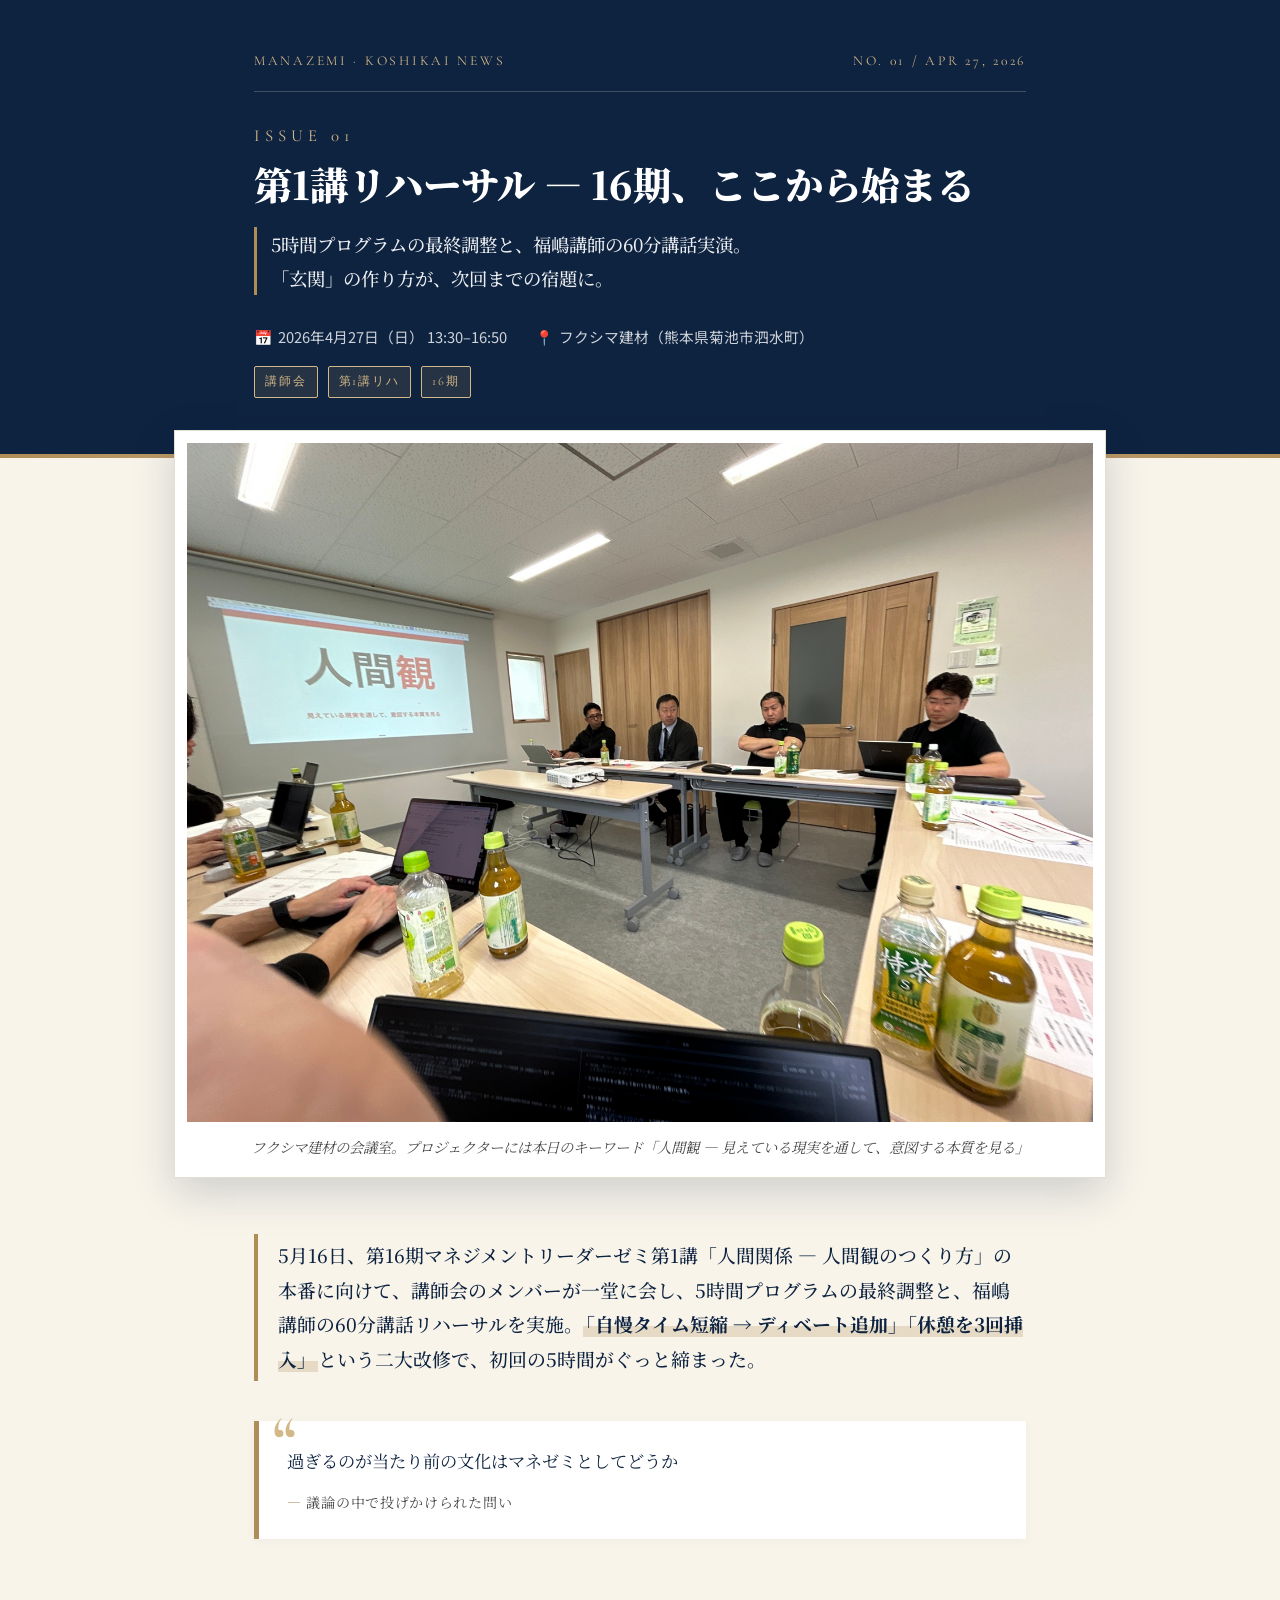
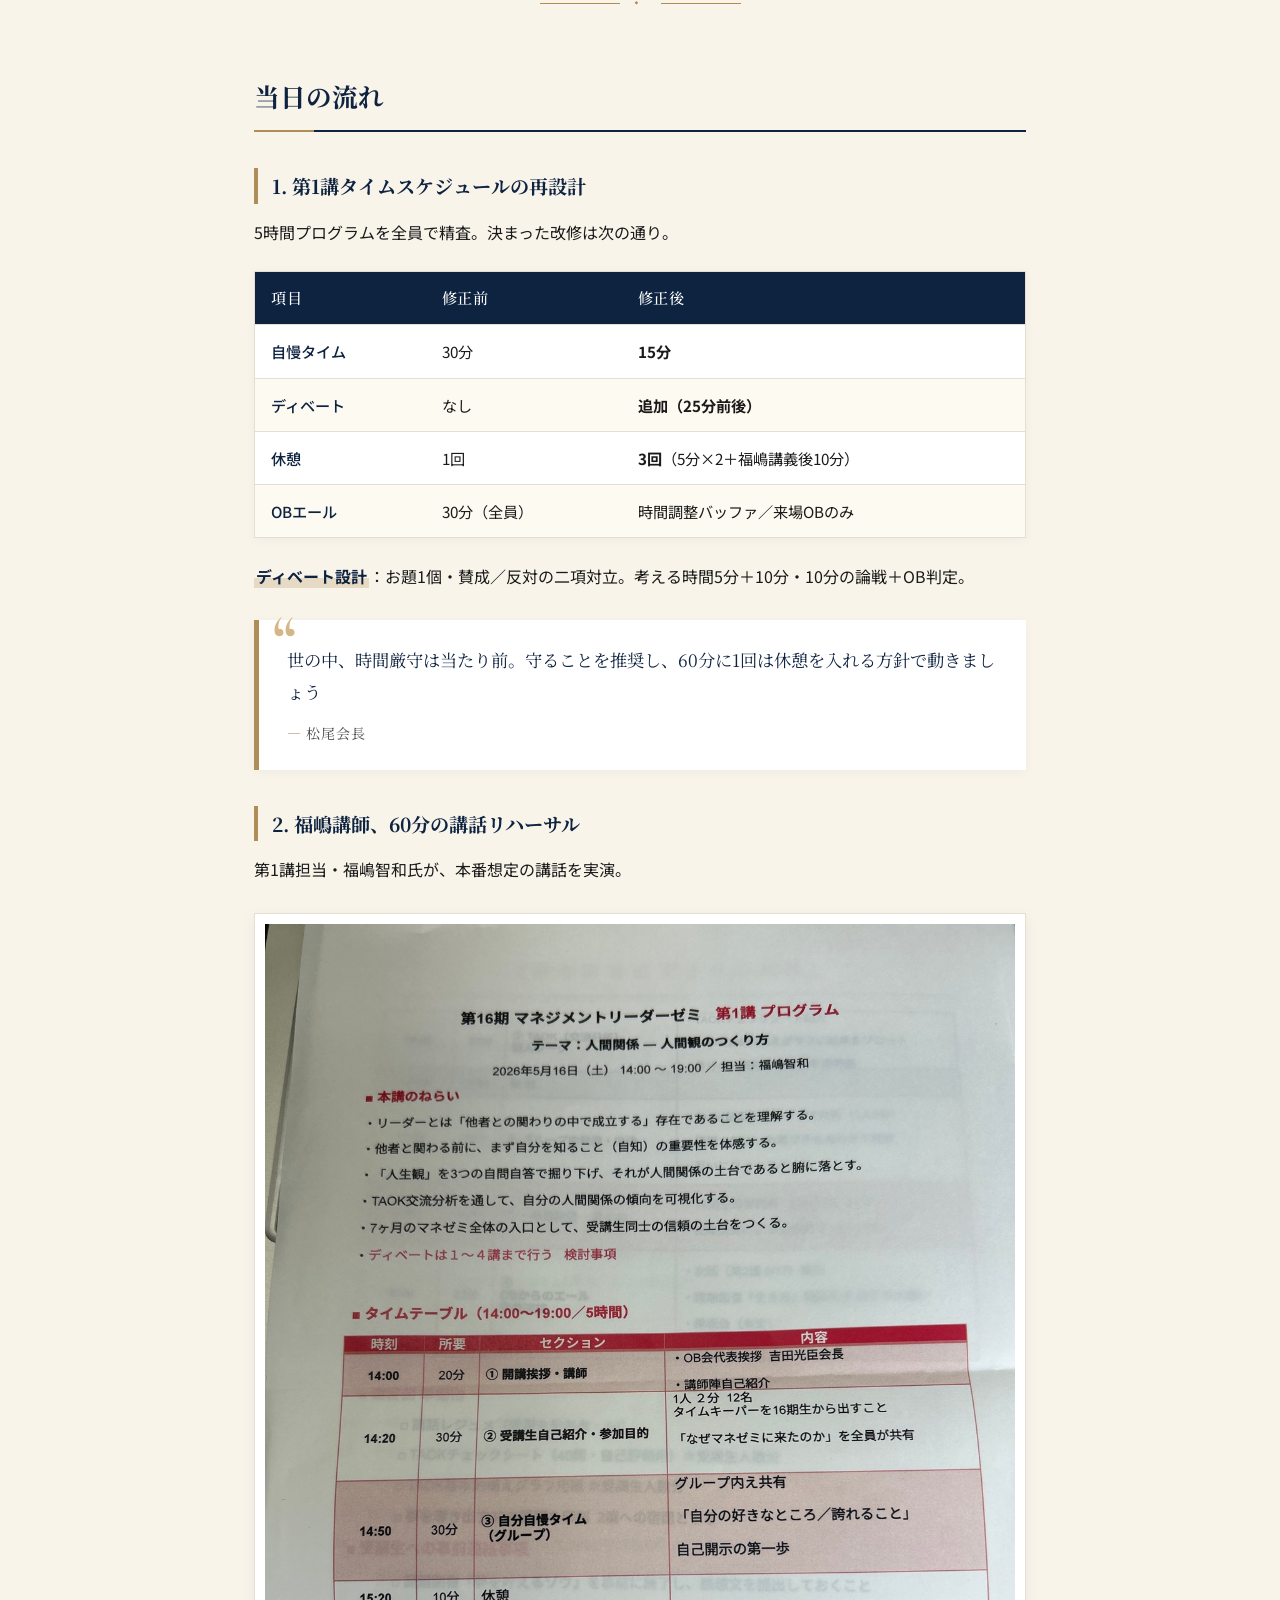
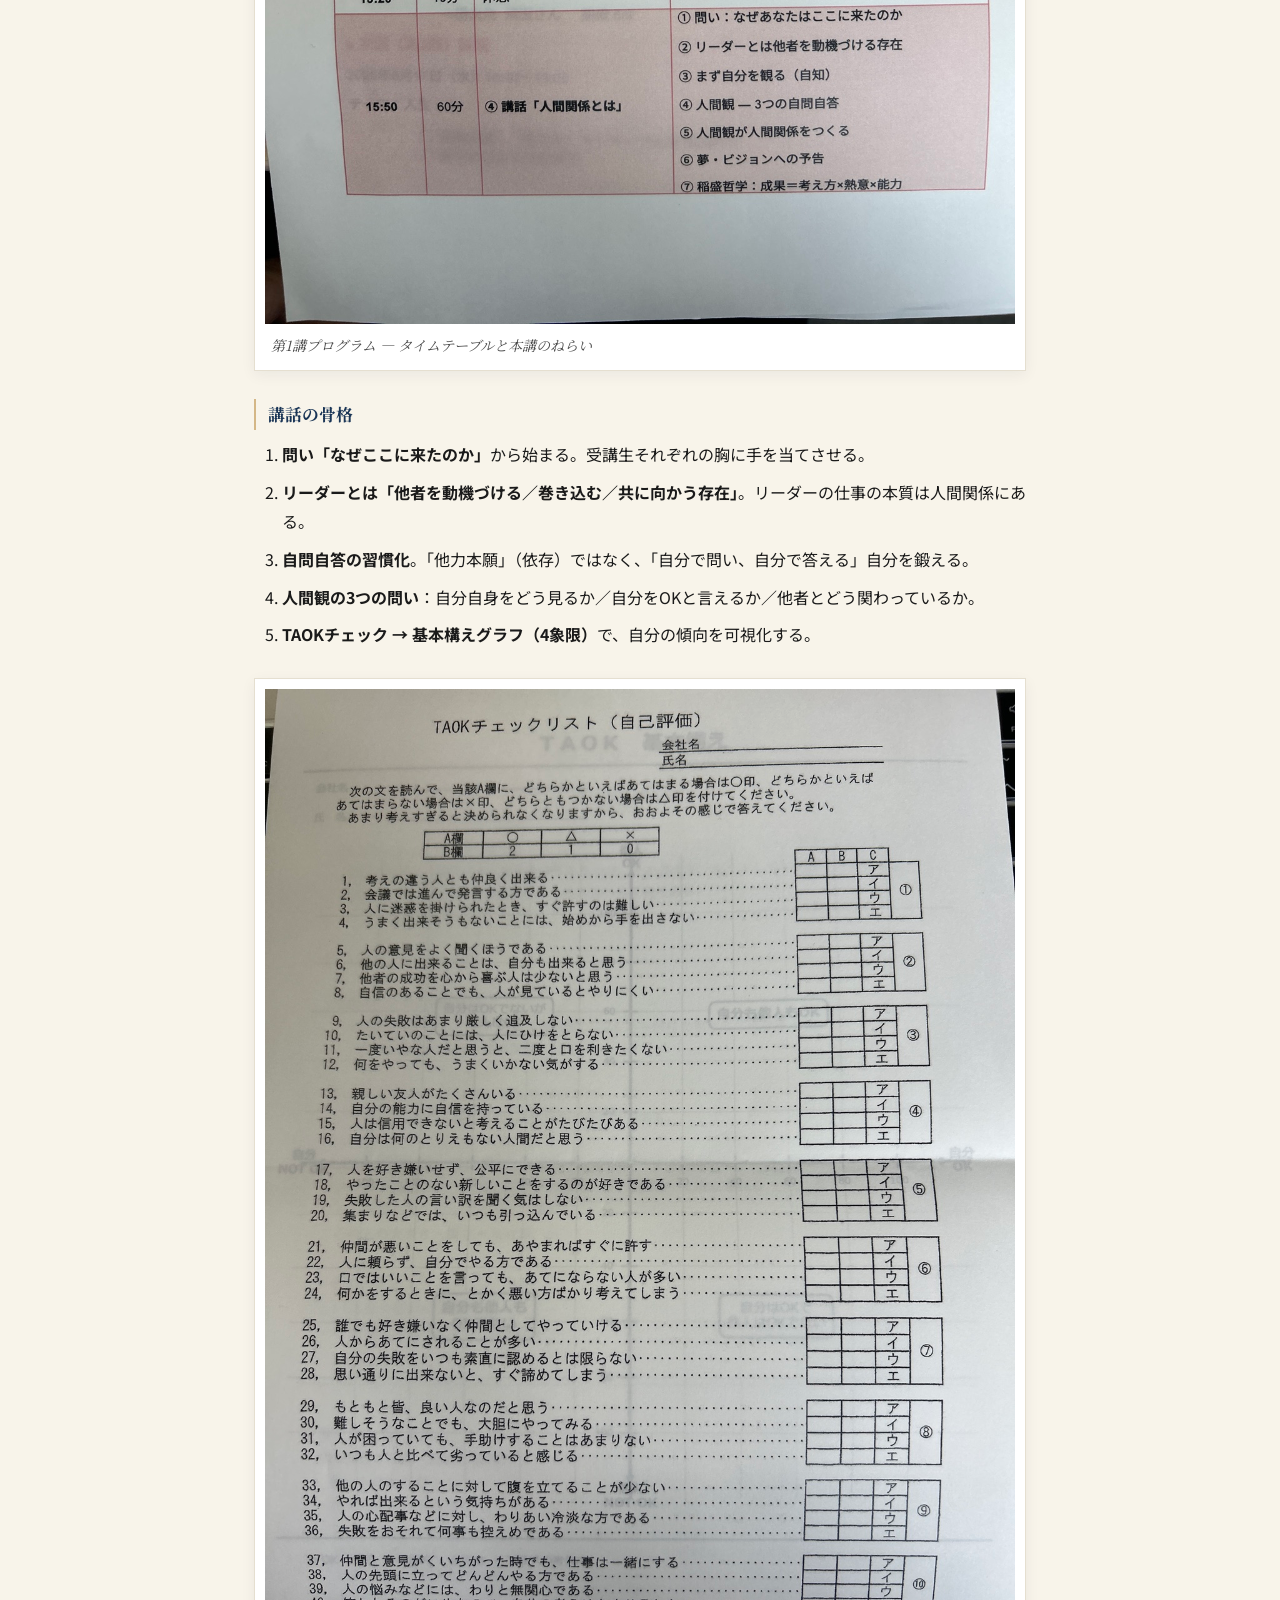
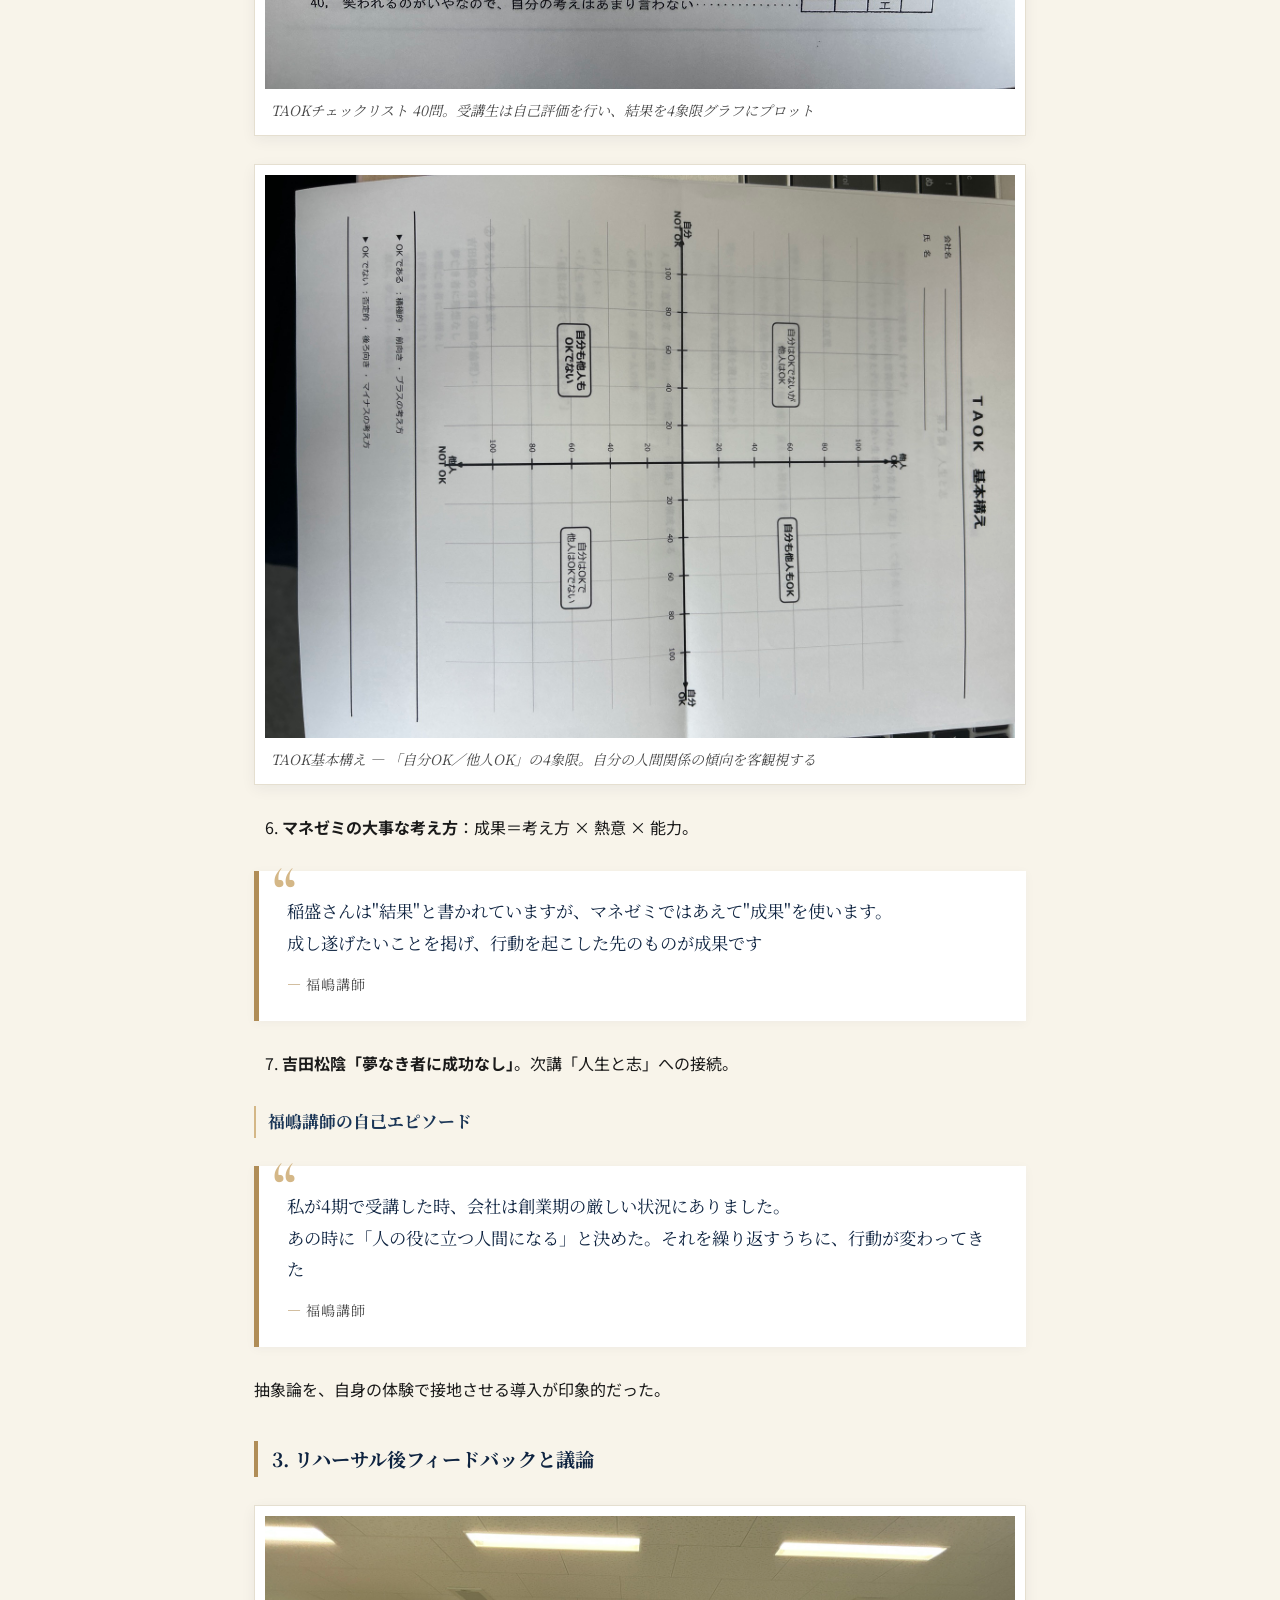
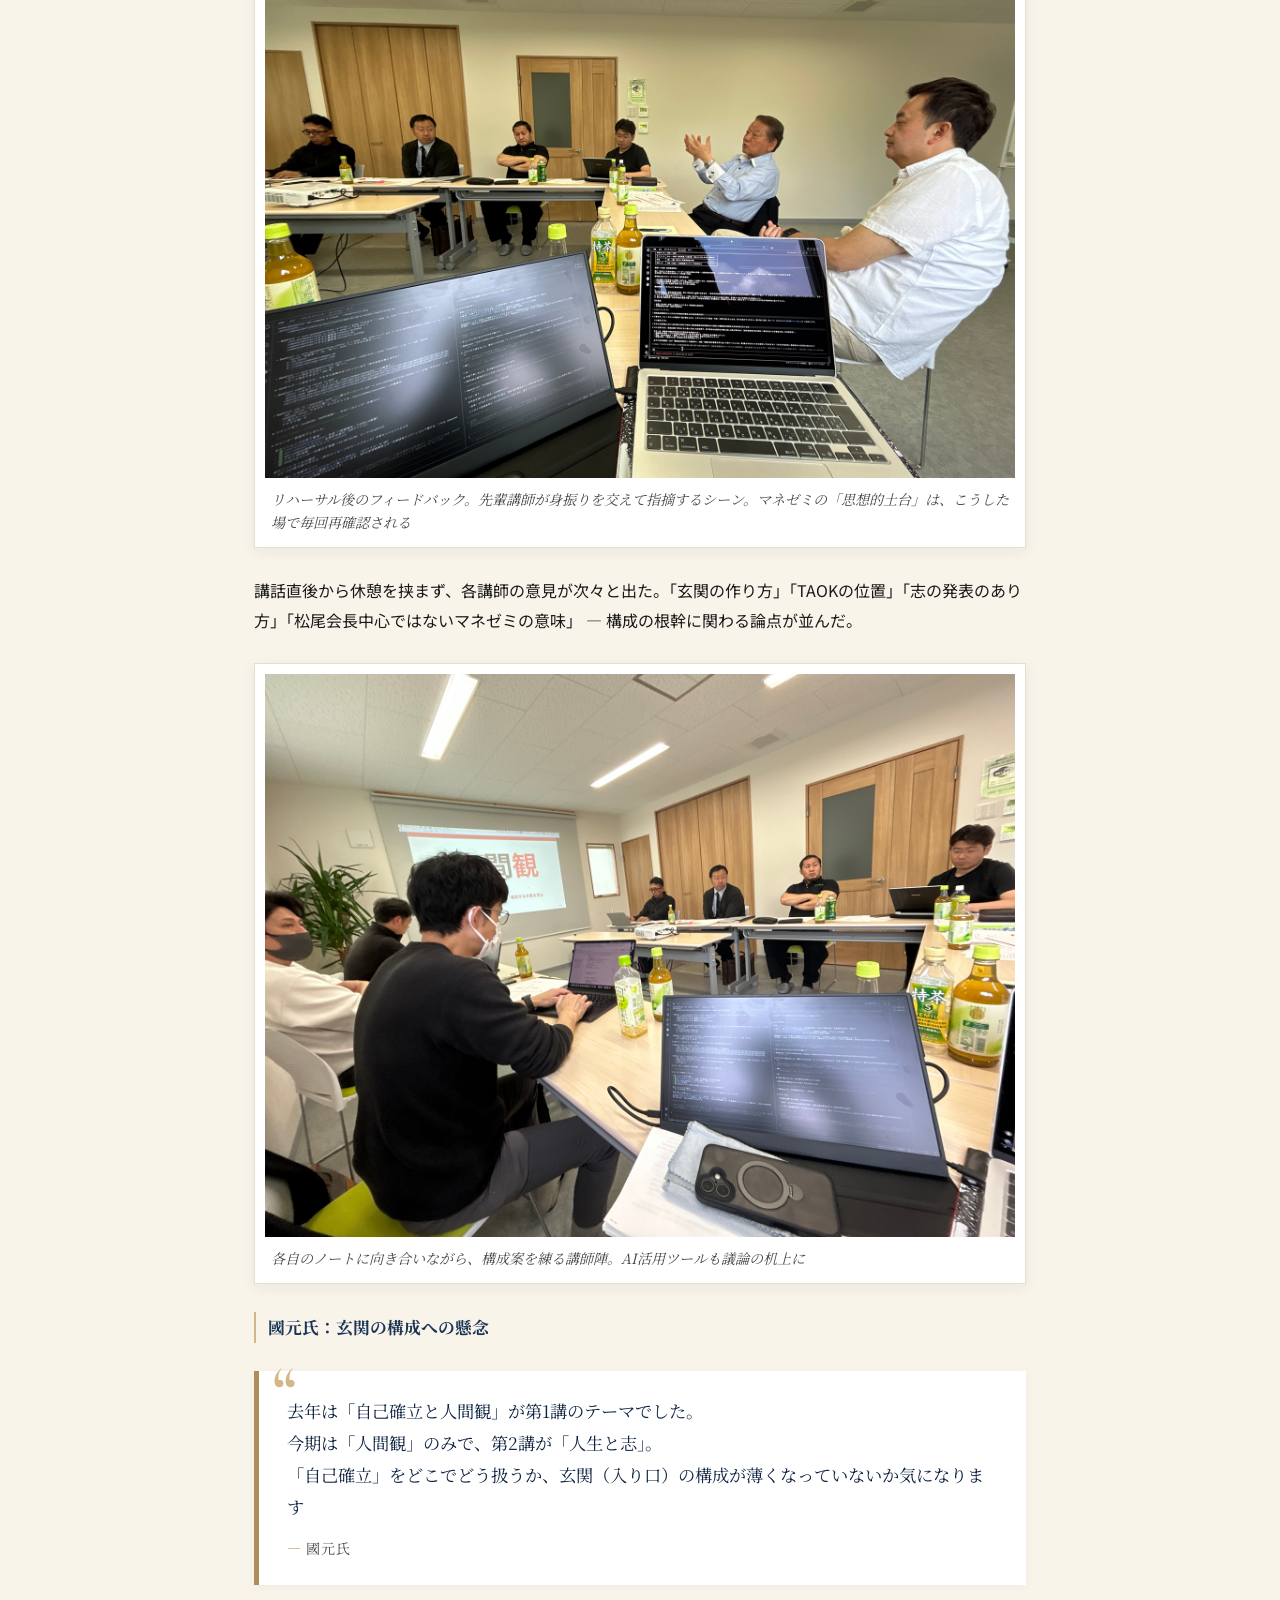
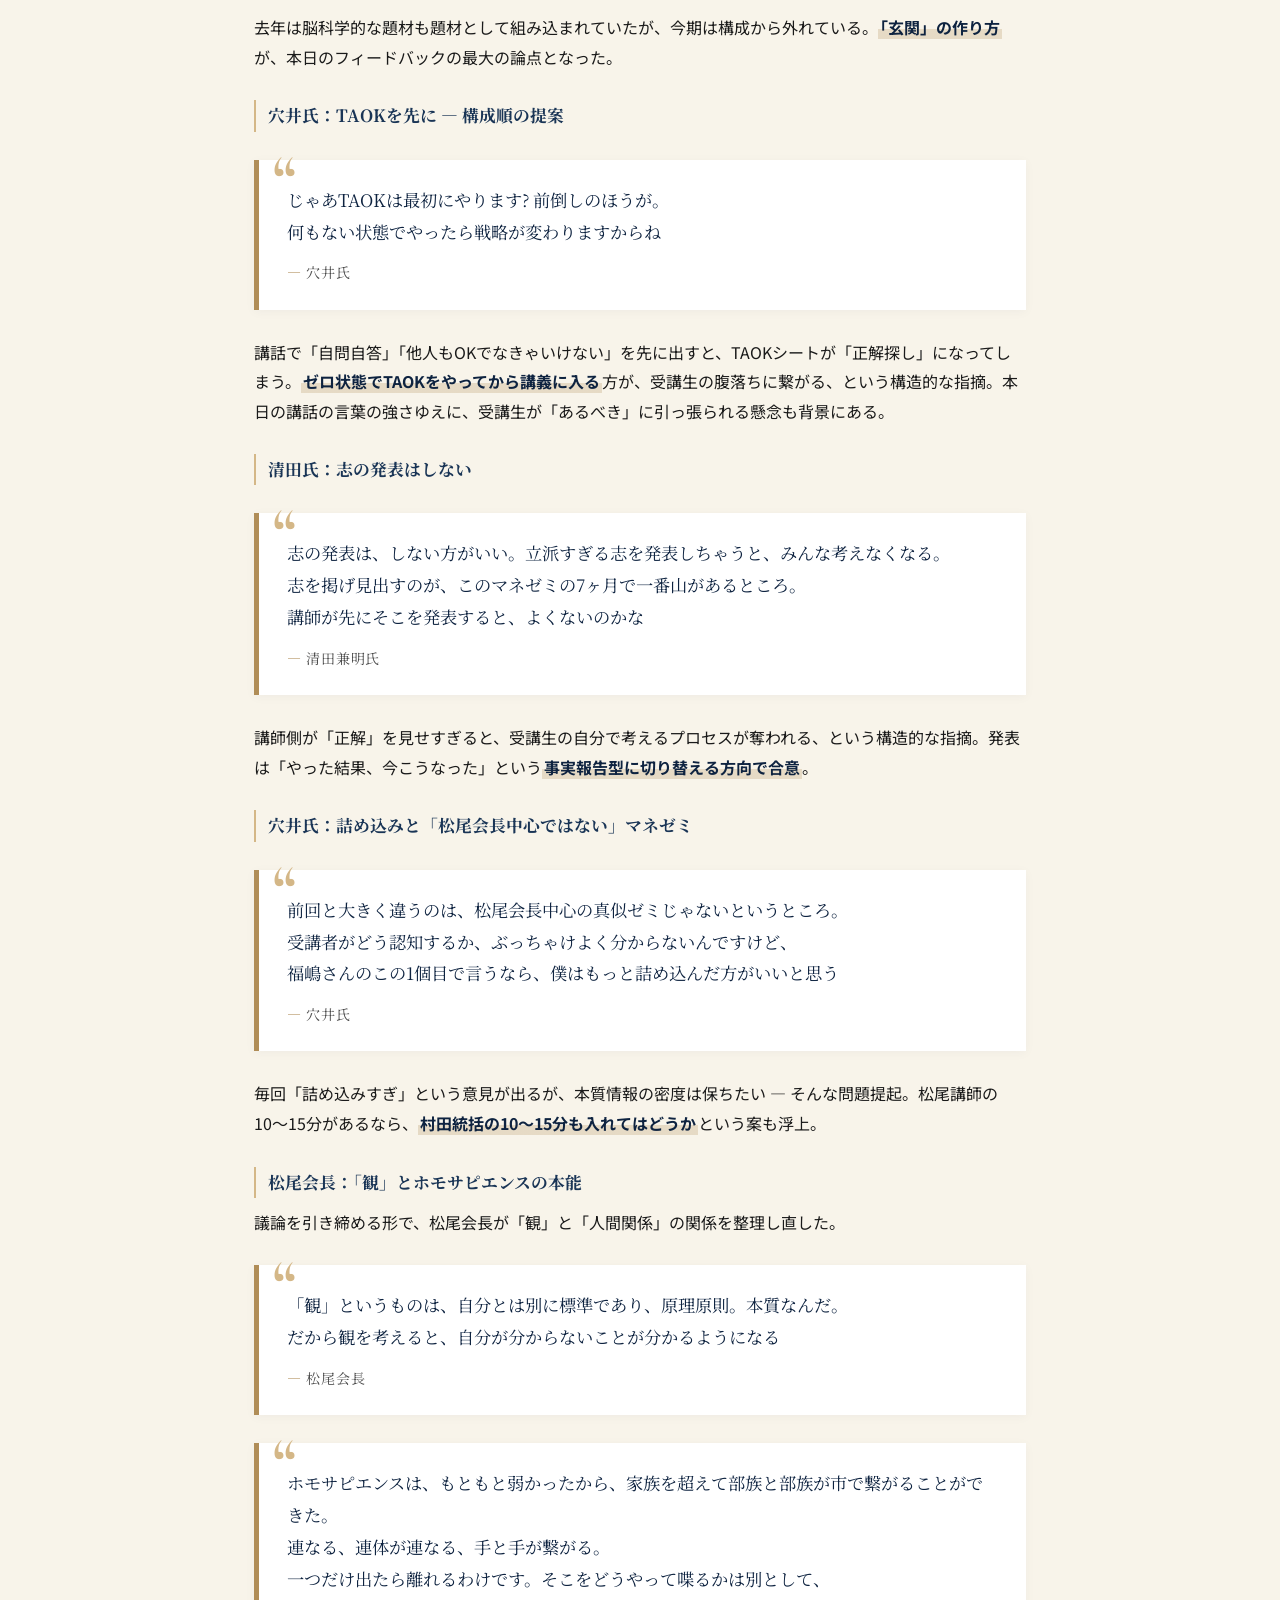
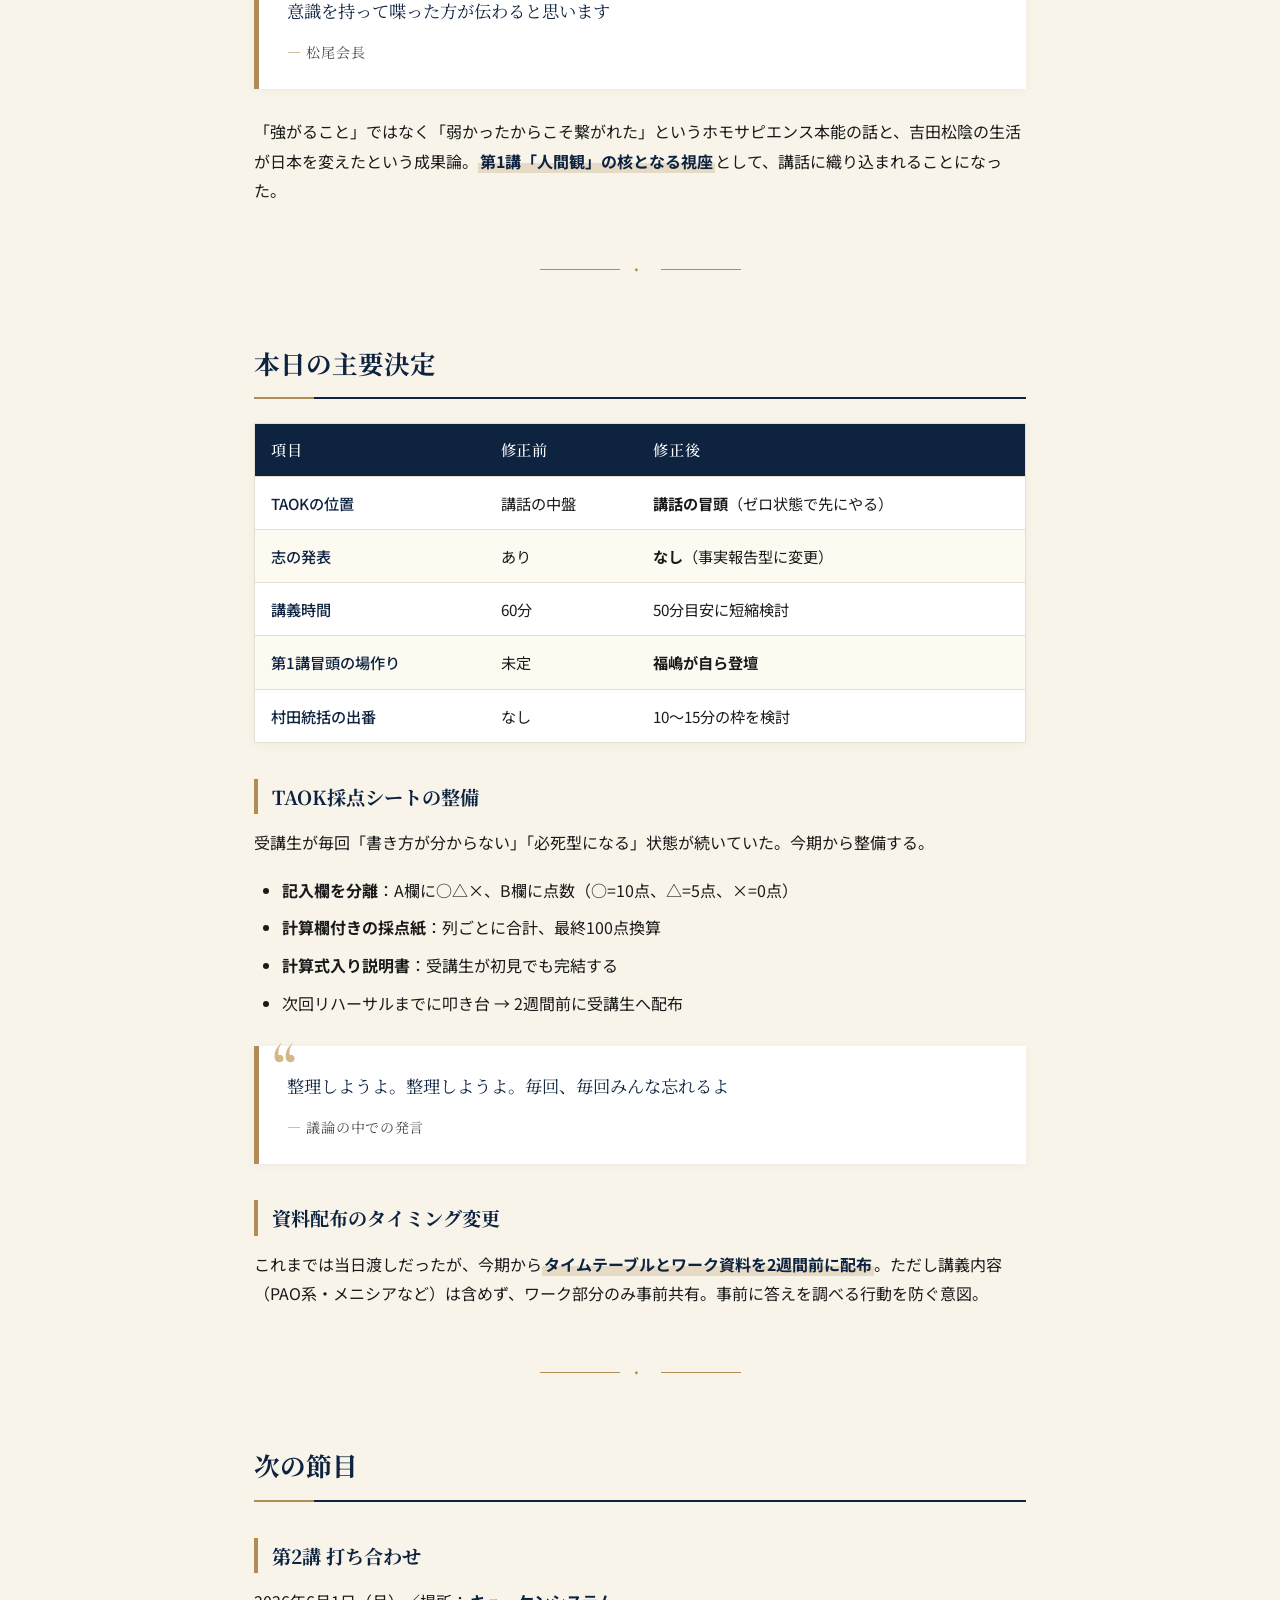
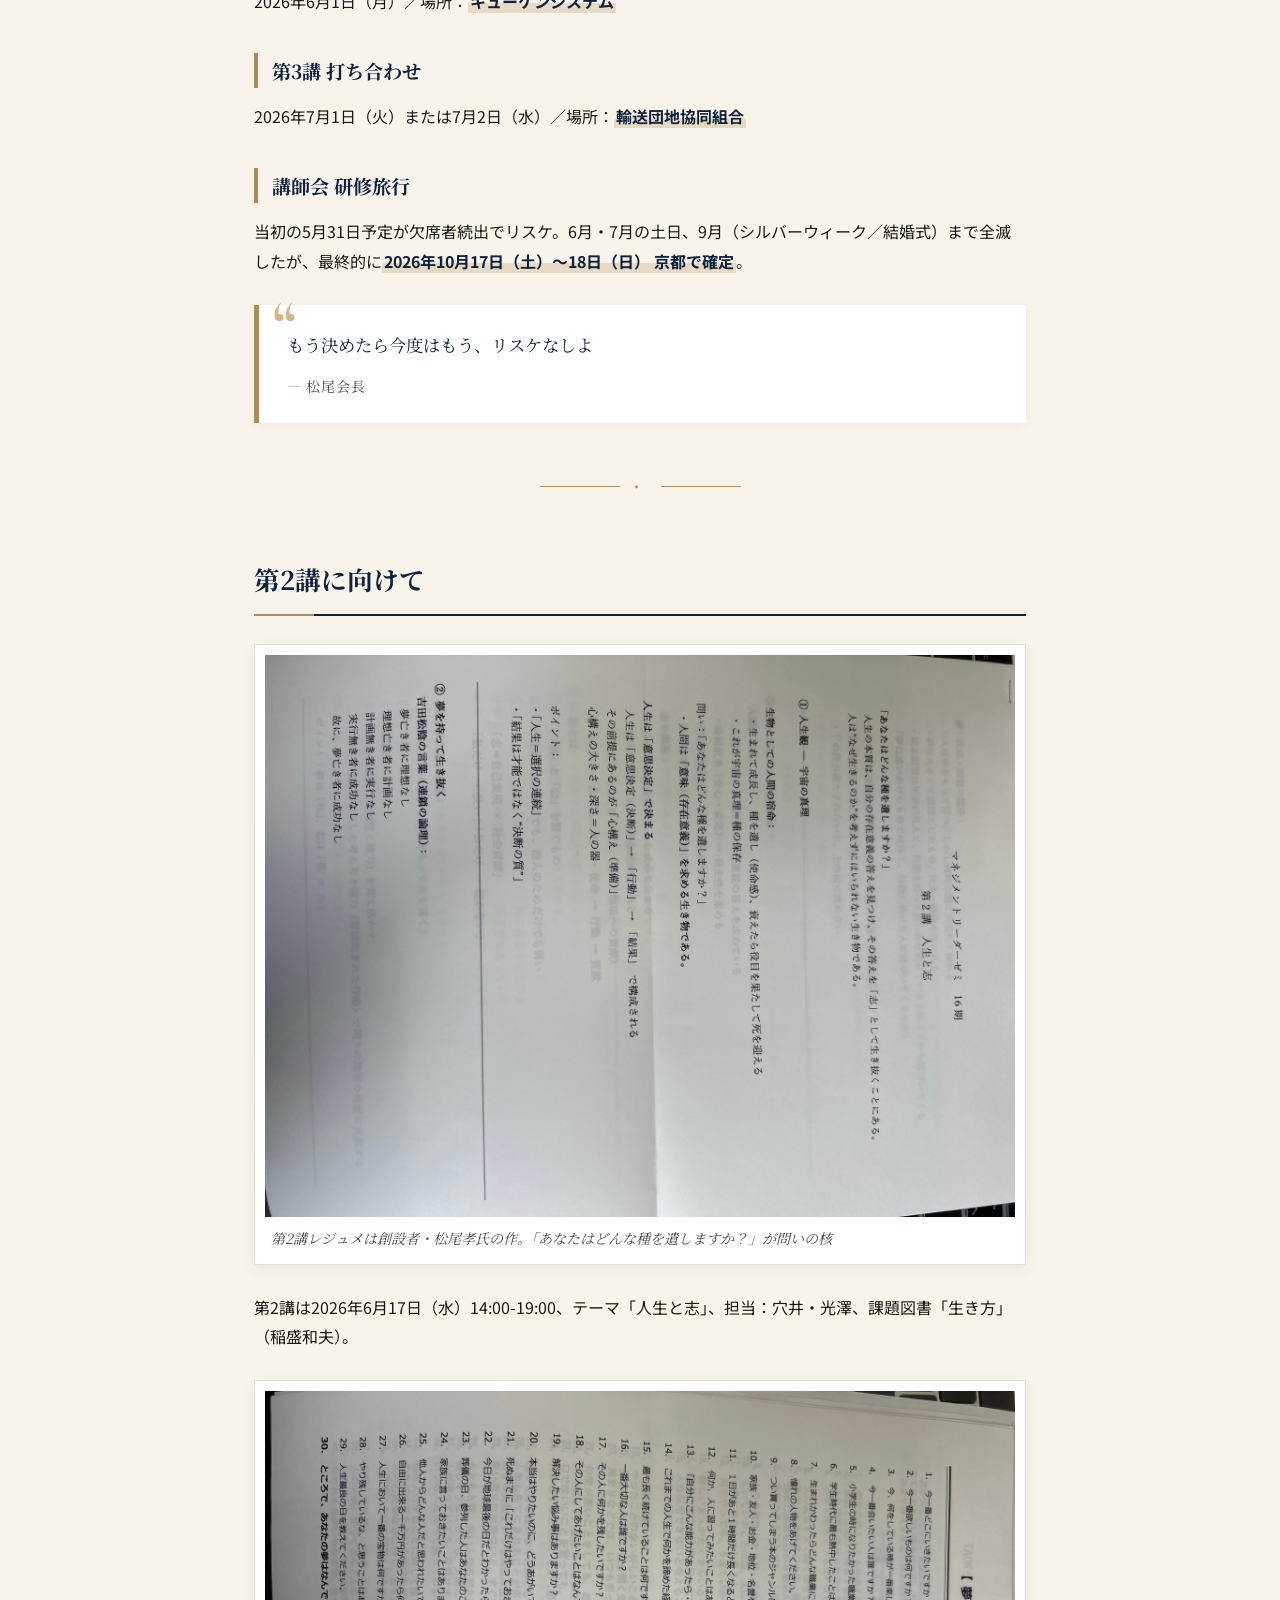
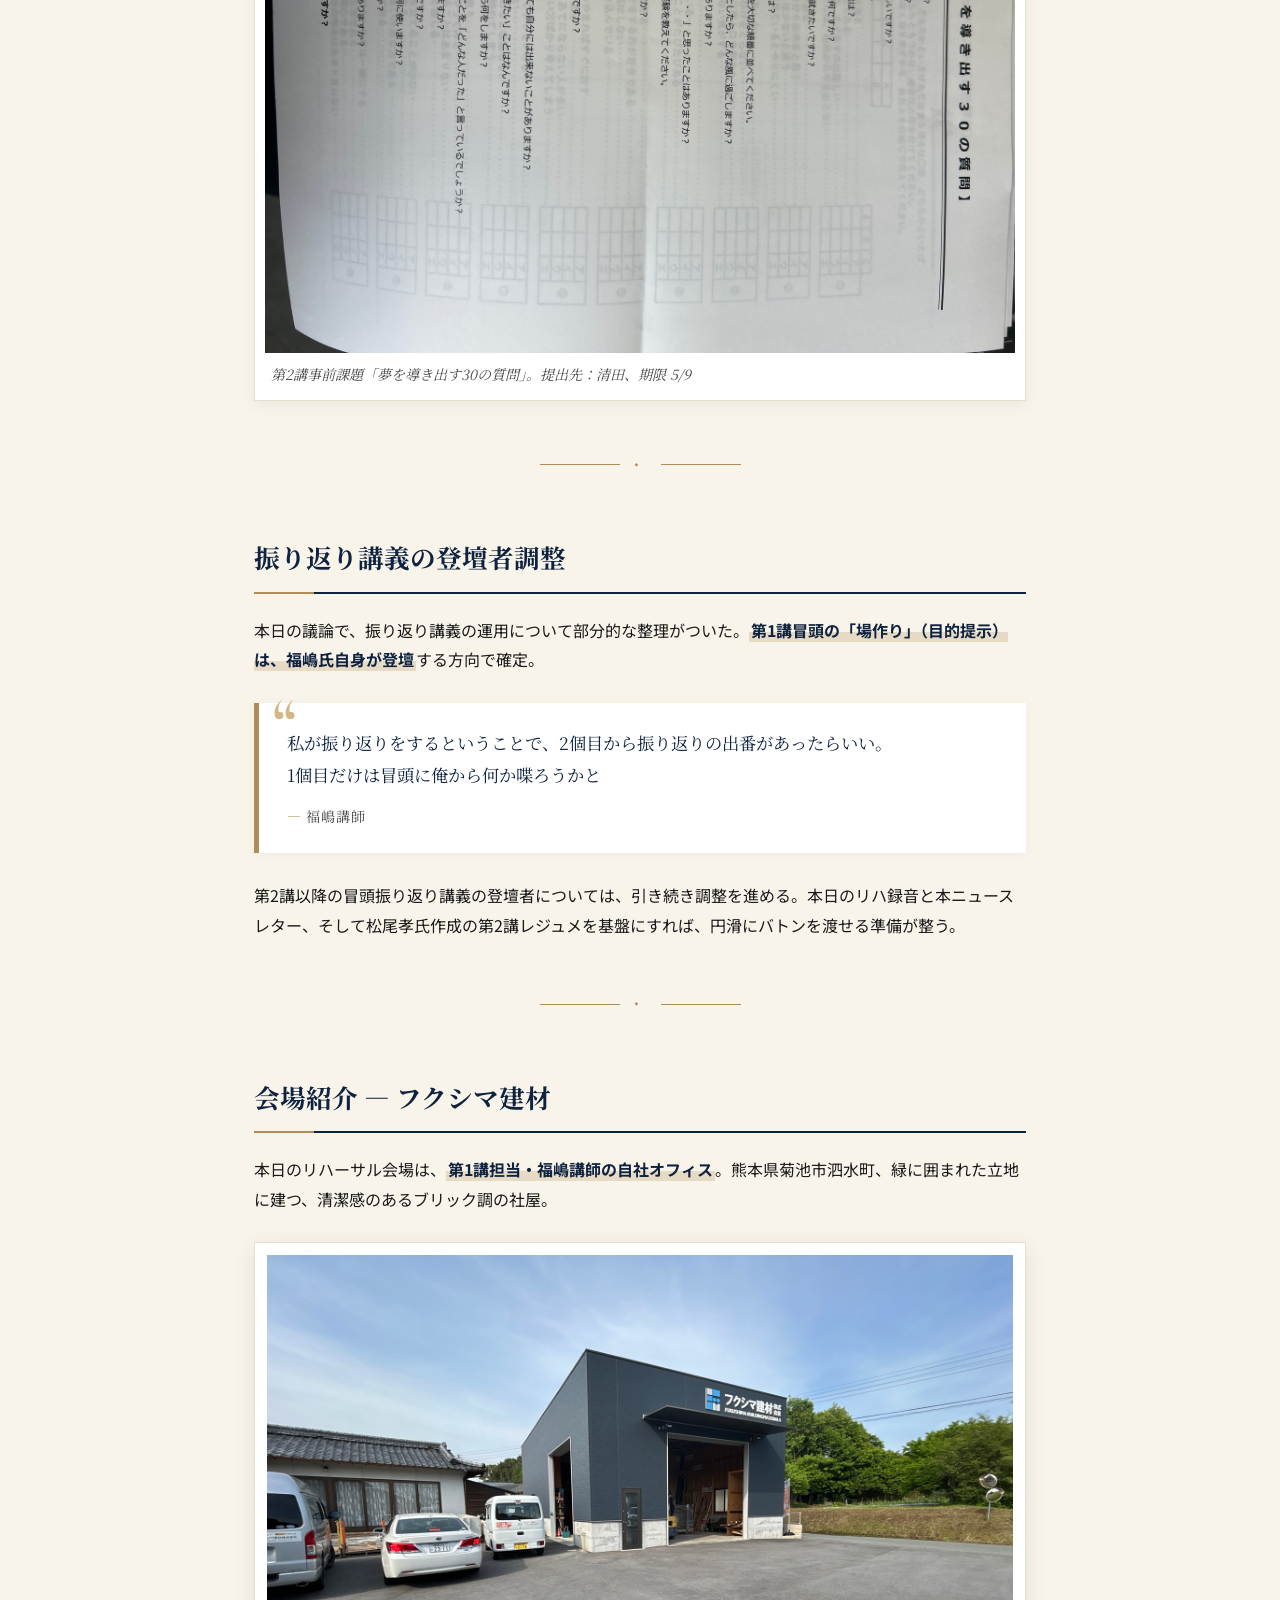
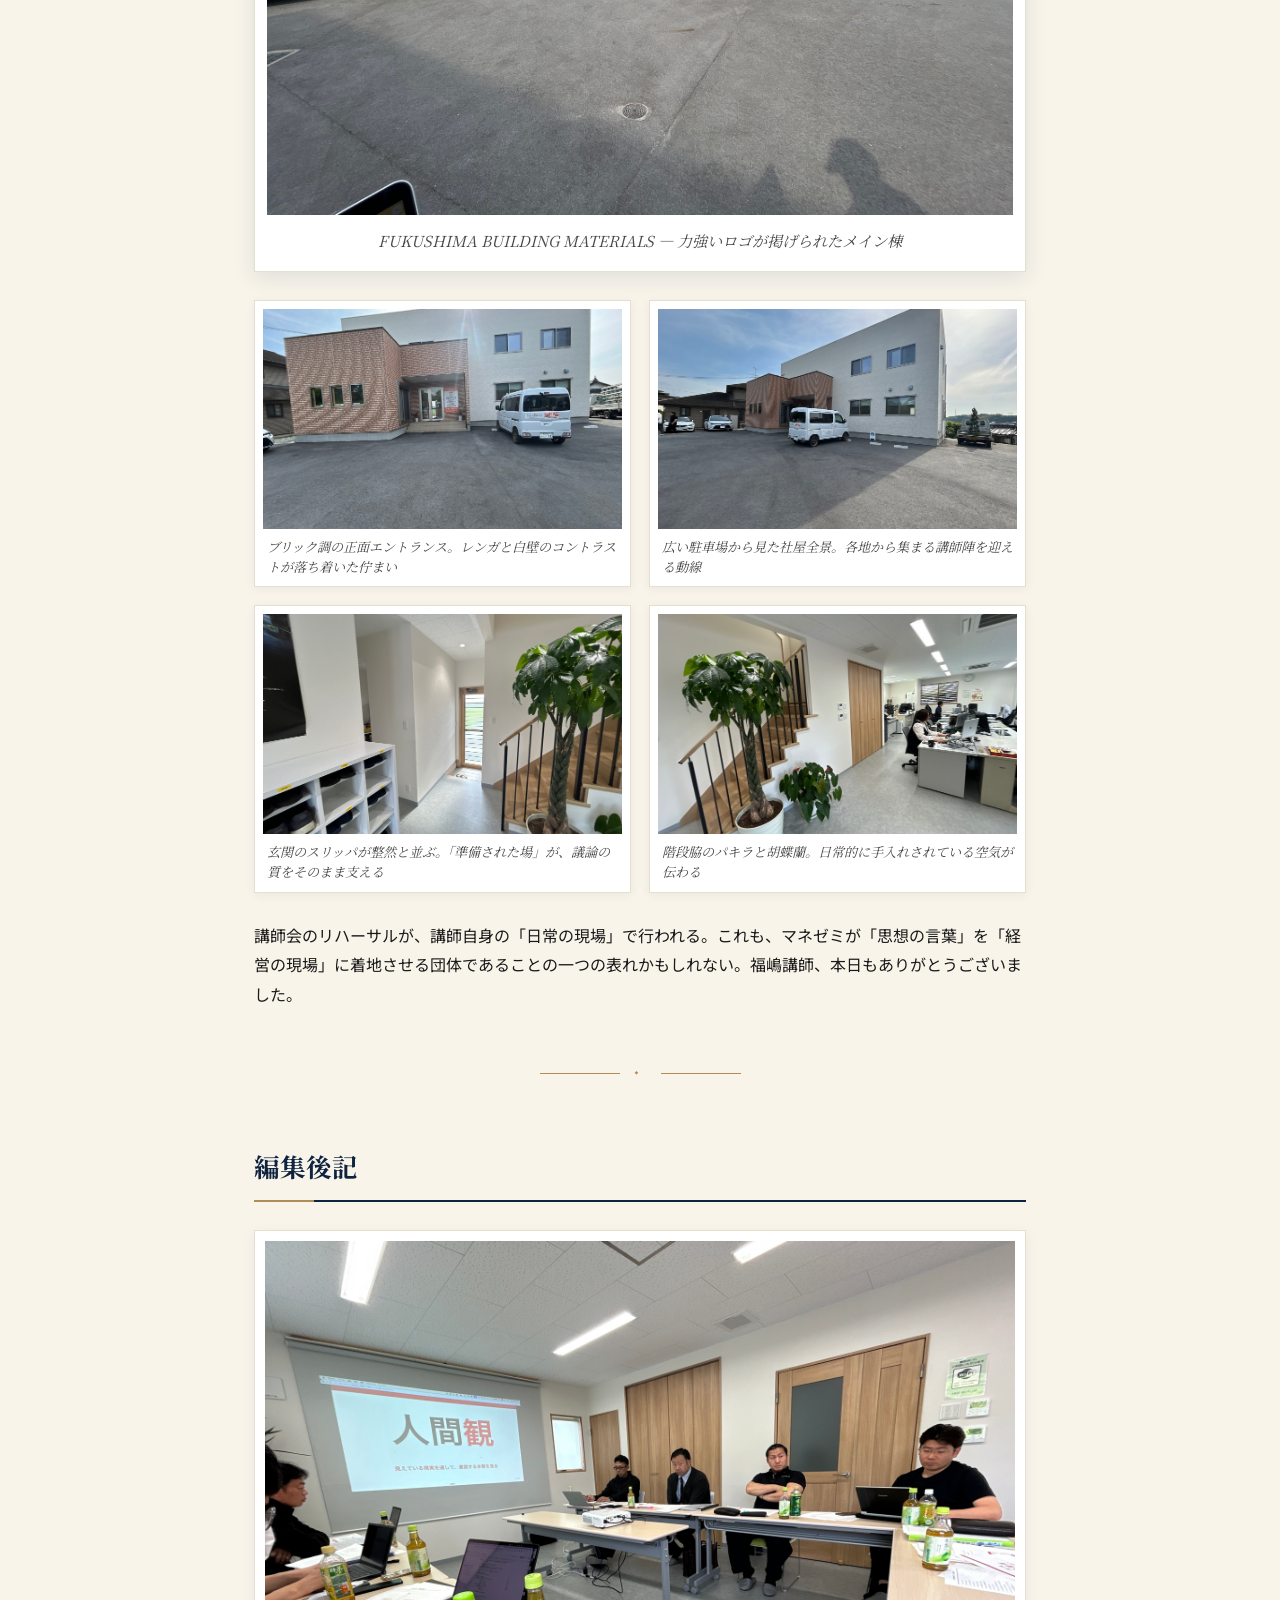
<file: koshikai-news/01/index.html>
<!DOCTYPE html>
<html lang="ja">
<head>
<meta charset="UTF-8">
<meta name="viewport" content="width=device-width, initial-scale=1.0">
<meta name="robots" content="noindex, nofollow">
<title>マネゼミ講師会通信 No.01 — 第1講リハーサル</title>
<link rel="preconnect" href="https://fonts.googleapis.com">
<link rel="preconnect" href="https://fonts.gstatic.com" crossorigin>
<link href="https://fonts.googleapis.com/css2?family=Noto+Sans+JP:wght@400;500;700&family=Noto+Serif+JP:wght@500;700;900&family=Cormorant+Garamond:wght@500;700&display=swap" rel="stylesheet">
<style>
  :root {
    --navy: #0E2340;
    --navy-soft: #1a3556;
    --gold: #B08D57;
    --gold-soft: #d4b787;
    --paper: #f8f4ea;
    --paper-soft: #fdfaf2;
    --ink: #1a1a1a;
    --ink-soft: #4a4a4a;
    --line: #E5DFD0;
  }
  * { margin: 0; padding: 0; box-sizing: border-box; }
  html { scroll-behavior: smooth; }
  body {
    font-family: 'Noto Sans JP', sans-serif;
    background: var(--paper);
    color: var(--ink);
    line-height: 1.85;
    font-size: 16px;
  }
  .container { max-width: 820px; margin: 0 auto; padding: 0 24px; }

  /* Masthead */
  .masthead {
    background: var(--navy);
    color: #fff;
    padding: 48px 0 56px;
    border-bottom: 4px solid var(--gold);
    position: relative;
  }
  .masthead::after {
    content: '';
    position: absolute;
    bottom: -4px; left: 0; right: 0; height: 4px;
    background: linear-gradient(90deg, var(--gold) 0%, var(--gold-soft) 50%, var(--gold) 100%);
  }
  .masthead-top {
    display: flex; justify-content: space-between; align-items: baseline;
    border-bottom: 1px solid rgba(255,255,255,0.2);
    padding-bottom: 18px; margin-bottom: 28px;
    font-family: 'Cormorant Garamond', 'Noto Serif JP', serif;
    font-size: 0.85rem; letter-spacing: 0.2em; text-transform: uppercase;
    color: var(--gold-soft);
  }
  .masthead h1 {
    font-family: 'Noto Serif JP', serif;
    font-weight: 900;
    font-size: 2.4rem;
    line-height: 1.3;
    margin-bottom: 12px;
  }
  .masthead .issue {
    font-family: 'Cormorant Garamond', serif;
    font-size: 1.05rem; letter-spacing: 0.3em;
    color: var(--gold-soft);
    margin-bottom: 8px;
  }
  .masthead .subtitle {
    font-family: 'Noto Serif JP', serif;
    font-size: 1.15rem; font-weight: 500;
    color: rgba(255,255,255,0.92);
    border-left: 3px solid var(--gold); padding-left: 14px;
    margin-top: 18px;
  }
  .meta {
    margin-top: 28px;
    display: flex; flex-wrap: wrap; gap: 14px 28px;
    font-size: 0.92rem;
    color: rgba(255,255,255,0.8);
  }
  .meta span { display: inline-flex; align-items: center; gap: 6px; }
  .meta .icon { color: var(--gold-soft); }
  .tags { margin-top: 14px; }
  .tag {
    display: inline-block;
    font-family: 'Cormorant Garamond', serif;
    font-size: 0.78rem; letter-spacing: 0.15em;
    background: rgba(176,141,87,0.15);
    color: var(--gold-soft);
    border: 1px solid var(--gold-soft);
    padding: 3px 10px;
    margin-right: 6px;
    border-radius: 2px;
  }

  /* Hero image */
  .hero { margin: -28px auto 0; max-width: 980px; padding: 0 24px; position: relative; z-index: 2; }
  .hero figure {
    background: #fff;
    padding: 12px;
    border: 1px solid var(--line);
    box-shadow: 0 14px 40px rgba(14,35,64,0.18);
  }
  .hero img { width: 100%; display: block; }
  .hero figcaption {
    font-family: 'Noto Serif JP', serif;
    font-size: 0.9rem; color: var(--ink-soft);
    text-align: center; padding: 12px 8px 4px;
    font-style: italic;
  }

  /* Body */
  article { padding: 56px 0 80px; }
  .lead {
    font-family: 'Noto Serif JP', serif;
    font-size: 1.18rem; font-weight: 500;
    border-left: 4px solid var(--gold);
    padding: 4px 0 4px 20px;
    margin-bottom: 40px;
    color: var(--navy);
  }
  h2 {
    font-family: 'Noto Serif JP', serif;
    font-size: 1.6rem; font-weight: 700;
    color: var(--navy);
    margin: 56px 0 22px;
    padding-bottom: 10px;
    border-bottom: 2px solid var(--navy);
    position: relative;
  }
  h2::before {
    content: ''; position: absolute; bottom: -2px; left: 0;
    width: 60px; height: 2px; background: var(--gold);
  }
  h3 {
    font-family: 'Noto Serif JP', serif;
    font-size: 1.2rem; font-weight: 700;
    color: var(--navy);
    margin: 36px 0 14px;
    padding-left: 14px;
    border-left: 4px solid var(--gold);
  }
  h4 {
    font-family: 'Noto Serif JP', serif;
    font-size: 1.05rem; font-weight: 700;
    color: var(--navy-soft);
    margin: 28px 0 10px;
    padding-left: 12px;
    border-left: 2px solid var(--gold-soft);
  }
  p { margin-bottom: 18px; }
  p strong { color: var(--navy); font-weight: 700; background: linear-gradient(transparent 60%, rgba(176,141,87,0.25) 60%); padding: 0 2px; }
  ol, ul { margin: 0 0 24px 28px; }
  li { margin-bottom: 8px; }

  /* Figure */
  figure.inline {
    margin: 28px 0;
    background: #fff;
    padding: 10px;
    border: 1px solid var(--line);
    box-shadow: 0 4px 14px rgba(14,35,64,0.06);
  }
  figure.inline img { width: 100%; display: block; }
  figure.inline figcaption {
    font-family: 'Noto Serif JP', serif;
    font-size: 0.88rem; color: var(--ink-soft);
    padding: 10px 6px 4px;
    font-style: italic;
    line-height: 1.6;
  }

  /* Quote */
  blockquote {
    margin: 28px 0;
    padding: 24px 28px;
    background: #fff;
    border-left: 5px solid var(--gold);
    box-shadow: 0 2px 10px rgba(14,35,64,0.04);
    font-family: 'Noto Serif JP', serif;
    font-size: 1.08rem; line-height: 1.85;
    color: var(--navy);
    position: relative;
  }
  blockquote::before {
    content: '\201C';
    font-family: 'Cormorant Garamond', serif;
    font-size: 4rem; font-weight: 700;
    position: absolute; top: -14px; left: 14px;
    color: var(--gold-soft); line-height: 1;
  }
  blockquote cite {
    display: block;
    margin-top: 12px;
    font-size: 0.88rem; color: var(--ink-soft);
    font-style: normal; letter-spacing: 0.05em;
  }
  blockquote cite::before { content: '— '; color: var(--gold); }

  /* Table */
  .table-wrap {
    margin: 24px 0;
    background: #fff; border: 1px solid var(--line);
    box-shadow: 0 2px 10px rgba(14,35,64,0.04);
    overflow-x: auto;
  }
  table { width: 100%; border-collapse: collapse; }
  th, td { padding: 12px 16px; text-align: left; border-bottom: 1px solid var(--line); font-size: 0.95rem; }
  th { background: var(--navy); color: #fff; font-weight: 500; font-family: 'Noto Serif JP', serif; letter-spacing: 0.05em; }
  tr:last-child td { border-bottom: none; }
  td:first-child { font-weight: 500; color: var(--navy); }
  tr:nth-child(even) td { background: var(--paper-soft); }

  /* Footer */
  footer {
    background: var(--navy); color: rgba(255,255,255,0.85);
    padding: 40px 0 32px; margin-top: 60px;
    border-top: 4px solid var(--gold);
  }
  footer .container { font-size: 0.88rem; line-height: 1.8; }
  footer .colophon { font-family: 'Cormorant Garamond', serif; letter-spacing: 0.2em; font-size: 0.78rem; color: var(--gold-soft); margin-bottom: 14px; text-transform: uppercase; }
  footer hr { border: none; border-top: 1px solid rgba(255,255,255,0.15); margin: 18px 0; }
  footer .source { font-size: 0.78rem; color: rgba(255,255,255,0.55); }

  /* Section divider */
  .divider {
    text-align: center;
    margin: 48px 0;
    color: var(--gold);
    letter-spacing: 0.5em;
    font-family: 'Cormorant Garamond', serif;
  }
  .divider::before, .divider::after {
    content: ''; display: inline-block; width: 80px; height: 1px;
    background: var(--gold); vertical-align: middle; margin: 0 14px;
  }

  /* Note */
  .note {
    margin: 32px 0; padding: 16px 22px;
    background: var(--paper-soft); border: 1px dashed var(--gold-soft);
    font-size: 0.92rem; color: var(--ink-soft);
    border-radius: 2px;
  }

  /* Venue gallery */
  .venue-hero figure {
    margin: 28px 0;
    background: #fff;
    padding: 12px;
    border: 1px solid var(--line);
    box-shadow: 0 6px 20px rgba(14,35,64,0.10);
  }
  .venue-hero img { width: 100%; display: block; }
  .venue-hero figcaption {
    font-family: 'Noto Serif JP', serif;
    font-size: 0.95rem; color: var(--ink-soft);
    padding: 12px 6px 4px;
    font-style: italic;
    text-align: center;
  }
  .venue-grid {
    display: grid;
    grid-template-columns: 1fr 1fr;
    gap: 18px;
    margin: 28px 0;
  }
  .venue-grid figure {
    margin: 0;
    background: #fff;
    padding: 8px;
    border: 1px solid var(--line);
    box-shadow: 0 2px 10px rgba(14,35,64,0.06);
  }
  .venue-grid img {
    width: 100%; height: 220px;
    object-fit: cover; display: block;
  }
  .venue-grid figcaption {
    font-family: 'Noto Serif JP', serif;
    font-size: 0.82rem; color: var(--ink-soft);
    padding: 8px 4px 2px;
    font-style: italic;
    line-height: 1.5;
  }
  @media (max-width: 600px) {
    .venue-grid { grid-template-columns: 1fr; }
    .venue-grid img { height: 240px; }
  }

  /* Responsive */
  @media (max-width: 600px) {
    .masthead h1 { font-size: 1.7rem; }
    .masthead-top { flex-direction: column; gap: 8px; align-items: flex-start; }
    h2 { font-size: 1.3rem; }
    h3 { font-size: 1.05rem; }
    article { padding: 40px 0 60px; }
  }
</style>
</head>
<body>

<header class="masthead">
  <div class="container">
    <div class="masthead-top">
      <span>MANAZEMI &middot; KOSHIKAI NEWS</span>
      <span>No. 01 / Apr 27, 2026</span>
    </div>
    <div class="issue">ISSUE 01</div>
    <h1>第1講リハーサル — 16期、ここから始まる</h1>
    <p class="subtitle">5時間プログラムの最終調整と、福嶋講師の60分講話実演。<br>「玄関」の作り方が、次回までの宿題に。</p>
    <div class="meta">
      <span><span class="icon">📅</span> 2026年4月27日（日） 13:30–16:50</span>
      <span><span class="icon">📍</span> フクシマ建材（熊本県菊池市泗水町）</span>
    </div>
    <div class="tags">
      <span class="tag">講師会</span>
      <span class="tag">第1講リハ</span>
      <span class="tag">16期</span>
    </div>
  </div>
</header>

<div class="hero">
  <figure>
    <img src="photos/IMG_9379.JPG" alt="会場全景">
    <figcaption>フクシマ建材の会議室。プロジェクターには本日のキーワード「人間観 — 見えている現実を通して、意図する本質を見る」</figcaption>
  </figure>
</div>

<article>
  <div class="container">

    <p class="lead">5月16日、第16期マネジメントリーダーゼミ第1講「人間関係 — 人間観のつくり方」の本番に向けて、講師会のメンバーが一堂に会し、5時間プログラムの最終調整と、福嶋講師の60分講話リハーサルを実施。<strong>「自慢タイム短縮 → ディベート追加」「休憩を3回挿入」</strong>という二大改修で、初回の5時間がぐっと締まった。</p>

    <blockquote>
      過ぎるのが当たり前の文化はマネゼミとしてどうか
      <cite>議論の中で投げかけられた問い</cite>
    </blockquote>

    <div class="divider">◆</div>

    <h2>当日の流れ</h2>

    <h3>1. 第1講タイムスケジュールの再設計</h3>

    <p>5時間プログラムを全員で精査。決まった改修は次の通り。</p>

    <div class="table-wrap">
      <table>
        <thead>
          <tr><th>項目</th><th>修正前</th><th>修正後</th></tr>
        </thead>
        <tbody>
          <tr><td>自慢タイム</td><td>30分</td><td><strong>15分</strong></td></tr>
          <tr><td>ディベート</td><td>なし</td><td><strong>追加（25分前後）</strong></td></tr>
          <tr><td>休憩</td><td>1回</td><td><strong>3回</strong>（5分×2＋福嶋講義後10分）</td></tr>
          <tr><td>OBエール</td><td>30分（全員）</td><td>時間調整バッファ／来場OBのみ</td></tr>
        </tbody>
      </table>
    </div>

    <p><strong>ディベート設計</strong>：お題1個・賛成／反対の二項対立。考える時間5分＋10分・10分の論戦＋OB判定。</p>

    <blockquote>
      世の中、時間厳守は当たり前。守ることを推奨し、60分に1回は休憩を入れる方針で動きましょう
      <cite>松尾会長</cite>
    </blockquote>

    <h3>2. 福嶋講師、60分の講話リハーサル</h3>

    <p>第1講担当・福嶋智和氏が、本番想定の講話を実演。</p>

    <figure class="inline">
      <img src="photos/IMG_9368.JPG" alt="第1講プログラム">
      <figcaption>第1講プログラム — タイムテーブルと本講のねらい</figcaption>
    </figure>

    <h4>講話の骨格</h4>

    <ol>
      <li><strong>問い「なぜここに来たのか」</strong>から始まる。受講生それぞれの胸に手を当てさせる。</li>
      <li><strong>リーダーとは「他者を動機づける／巻き込む／共に向かう存在」</strong>。リーダーの仕事の本質は人間関係にある。</li>
      <li><strong>自問自答の習慣化</strong>。「他力本願」（依存）ではなく、「自分で問い、自分で答える」自分を鍛える。</li>
      <li><strong>人間観の3つの問い</strong>：自分自身をどう見るか／自分をOKと言えるか／他者とどう関わっているか。</li>
      <li><strong>TAOKチェック → 基本構えグラフ（4象限）</strong>で、自分の傾向を可視化する。</li>
    </ol>

    <figure class="inline">
      <img src="photos/IMG_9371.JPG" alt="TAOKチェックリスト">
      <figcaption>TAOKチェックリスト 40問。受講生は自己評価を行い、結果を4象限グラフにプロット</figcaption>
    </figure>

    <figure class="inline">
      <img src="photos/IMG_9372.JPG" alt="TAOK基本構え">
      <figcaption>TAOK基本構え — 「自分OK／他人OK」の4象限。自分の人間関係の傾向を客観視する</figcaption>
    </figure>

    <ol start="6">
      <li><strong>マネゼミの大事な考え方</strong>：成果＝考え方 × 熱意 × 能力。</li>
    </ol>

    <blockquote>
      稲盛さんは"結果"と書かれていますが、マネゼミではあえて"成果"を使います。<br>
      成し遂げたいことを掲げ、行動を起こした先のものが成果です
      <cite>福嶋講師</cite>
    </blockquote>

    <ol start="7">
      <li><strong>吉田松陰「夢なき者に成功なし」</strong>。次講「人生と志」への接続。</li>
    </ol>

    <h4>福嶋講師の自己エピソード</h4>

    <blockquote>
      私が4期で受講した時、会社は創業期の厳しい状況にありました。<br>
      あの時に「人の役に立つ人間になる」と決めた。それを繰り返すうちに、行動が変わってきた
      <cite>福嶋講師</cite>
    </blockquote>

    <p>抽象論を、自身の体験で接地させる導入が印象的だった。</p>

    <h3>3. リハーサル後フィードバックと議論</h3>

    <figure class="inline">
      <img src="photos/IMG_9378.JPG" alt="講師同士のフィードバック議論">
      <figcaption>リハーサル後のフィードバック。先輩講師が身振りを交えて指摘するシーン。マネゼミの「思想的土台」は、こうした場で毎回再確認される</figcaption>
    </figure>

    <p>講話直後から休憩を挟まず、各講師の意見が次々と出た。「玄関の作り方」「TAOKの位置」「志の発表のあり方」「松尾会長中心ではないマネゼミの意味」 — 構成の根幹に関わる論点が並んだ。</p>

    <figure class="inline">
      <img src="photos/IMG_9377.JPG" alt="議論中の講師陣">
      <figcaption>各自のノートに向き合いながら、構成案を練る講師陣。AI活用ツールも議論の机上に</figcaption>
    </figure>

    <h4>國元氏：玄関の構成への懸念</h4>

    <blockquote>
      去年は「自己確立と人間観」が第1講のテーマでした。<br>
      今期は「人間観」のみで、第2講が「人生と志」。<br>
      「自己確立」をどこでどう扱うか、玄関（入り口）の構成が薄くなっていないか気になります
      <cite>國元氏</cite>
    </blockquote>

    <p>去年は脳科学的な題材も題材として組み込まれていたが、今期は構成から外れている。<strong>「玄関」の作り方</strong>が、本日のフィードバックの最大の論点となった。</p>

    <h4>穴井氏：TAOKを先に — 構成順の提案</h4>

    <blockquote>
      じゃあTAOKは最初にやります? 前倒しのほうが。<br>
      何もない状態でやったら戦略が変わりますからね
      <cite>穴井氏</cite>
    </blockquote>

    <p>講話で「自問自答」「他人もOKでなきゃいけない」を先に出すと、TAOKシートが「正解探し」になってしまう。<strong>ゼロ状態でTAOKをやってから講義に入る</strong>方が、受講生の腹落ちに繋がる、という構造的な指摘。本日の講話の言葉の強さゆえに、受講生が「あるべき」に引っ張られる懸念も背景にある。</p>

    <h4>清田氏：志の発表はしない</h4>

    <blockquote>
      志の発表は、しない方がいい。立派すぎる志を発表しちゃうと、みんな考えなくなる。<br>
      志を掲げ見出すのが、このマネゼミの7ヶ月で一番山があるところ。<br>
      講師が先にそこを発表すると、よくないのかな
      <cite>清田兼明氏</cite>
    </blockquote>

    <p>講師側が「正解」を見せすぎると、受講生の自分で考えるプロセスが奪われる、という構造的な指摘。発表は「やった結果、今こうなった」という<strong>事実報告型に切り替える方向で合意</strong>。</p>

    <h4>穴井氏：詰め込みと「松尾会長中心ではない」マネゼミ</h4>

    <blockquote>
      前回と大きく違うのは、松尾会長中心の真似ゼミじゃないというところ。<br>
      受講者がどう認知するか、ぶっちゃけよく分からないんですけど、<br>
      福嶋さんのこの1個目で言うなら、僕はもっと詰め込んだ方がいいと思う
      <cite>穴井氏</cite>
    </blockquote>

    <p>毎回「詰め込みすぎ」という意見が出るが、本質情報の密度は保ちたい — そんな問題提起。松尾講師の10〜15分があるなら、<strong>村田統括の10〜15分も入れてはどうか</strong>という案も浮上。</p>

    <h4>松尾会長：「観」とホモサピエンスの本能</h4>

    <p>議論を引き締める形で、松尾会長が「観」と「人間関係」の関係を整理し直した。</p>

    <blockquote>
      「観」というものは、自分とは別に標準であり、原理原則。本質なんだ。<br>
      だから観を考えると、自分が分からないことが分かるようになる
      <cite>松尾会長</cite>
    </blockquote>

    <blockquote>
      ホモサピエンスは、もともと弱かったから、家族を超えて部族と部族が市で繋がることができた。<br>
      連なる、連体が連なる、手と手が繋がる。<br>
      一つだけ出たら離れるわけです。そこをどうやって喋るかは別として、<br>
      意識を持って喋った方が伝わると思います
      <cite>松尾会長</cite>
    </blockquote>

    <p>「強がること」ではなく「弱かったからこそ繋がれた」というホモサピエンス本能の話と、吉田松陰の生活が日本を変えたという成果論。<strong>第1講「人間観」の核となる視座</strong>として、講話に織り込まれることになった。</p>

    <div class="divider">◆</div>

    <h2>本日の主要決定</h2>

    <div class="table-wrap">
      <table>
        <thead>
          <tr><th>項目</th><th>修正前</th><th>修正後</th></tr>
        </thead>
        <tbody>
          <tr><td>TAOKの位置</td><td>講話の中盤</td><td><strong>講話の冒頭</strong>（ゼロ状態で先にやる）</td></tr>
          <tr><td>志の発表</td><td>あり</td><td><strong>なし</strong>（事実報告型に変更）</td></tr>
          <tr><td>講義時間</td><td>60分</td><td>50分目安に短縮検討</td></tr>
          <tr><td>第1講冒頭の場作り</td><td>未定</td><td><strong>福嶋が自ら登壇</strong></td></tr>
          <tr><td>村田統括の出番</td><td>なし</td><td>10〜15分の枠を検討</td></tr>
        </tbody>
      </table>
    </div>

    <h3>TAOK採点シートの整備</h3>

    <p>受講生が毎回「書き方が分からない」「必死型になる」状態が続いていた。今期から整備する。</p>

    <ul>
      <li><strong>記入欄を分離</strong>：A欄に○△×、B欄に点数（○=10点、△=5点、×=0点）</li>
      <li><strong>計算欄付きの採点紙</strong>：列ごとに合計、最終100点換算</li>
      <li><strong>計算式入り説明書</strong>：受講生が初見でも完結する</li>
      <li>次回リハーサルまでに叩き台 → 2週間前に受講生へ配布</li>
    </ul>

    <blockquote>
      整理しようよ。整理しようよ。毎回、毎回みんな忘れるよ
      <cite>議論の中での発言</cite>
    </blockquote>

    <h3>資料配布のタイミング変更</h3>

    <p>これまでは当日渡しだったが、今期から<strong>タイムテーブルとワーク資料を2週間前に配布</strong>。ただし講義内容（PAO系・メニシアなど）は含めず、ワーク部分のみ事前共有。事前に答えを調べる行動を防ぐ意図。</p>

    <div class="divider">◆</div>

    <h2>次の節目</h2>

    <h3>第2講 打ち合わせ</h3>
    <p>2026年6月1日（月）／場所：<strong>キューケンシステム</strong></p>

    <h3>第3講 打ち合わせ</h3>
    <p>2026年7月1日（火）または7月2日（水）／場所：<strong>輸送団地協同組合</strong></p>

    <h3>講師会 研修旅行</h3>
    <p>当初の5月31日予定が欠席者続出でリスケ。6月・7月の土日、9月（シルバーウィーク／結婚式）まで全滅したが、最終的に<strong>2026年10月17日（土）〜18日（日） 京都で確定</strong>。</p>

    <blockquote>
      もう決めたら今度はもう、リスケなしよ
      <cite>松尾会長</cite>
    </blockquote>

    <div class="divider">◆</div>

    <h2>第2講に向けて</h2>

    <figure class="inline">
      <img src="photos/IMG_9373.JPG" alt="第2講レジュメ「人生と志」">
      <figcaption>第2講レジュメは創設者・松尾孝氏の作。「あなたはどんな種を遺しますか？」が問いの核</figcaption>
    </figure>

    <p>第2講は2026年6月17日（水）14:00-19:00、テーマ「人生と志」、担当：穴井・光澤、課題図書「生き方」（稲盛和夫）。</p>

    <figure class="inline">
      <img src="photos/IMG_9370.JPG" alt="夢を導き出す30の質問">
      <figcaption>第2講事前課題「夢を導き出す30の質問」。提出先：清田、期限 5/9</figcaption>
    </figure>

    <div class="divider">◆</div>

    <h2>振り返り講義の登壇者調整</h2>

    <p>本日の議論で、振り返り講義の運用について部分的な整理がついた。<strong>第1講冒頭の「場作り」（目的提示）は、福嶋氏自身が登壇</strong>する方向で確定。</p>

    <blockquote>
      私が振り返りをするということで、2個目から振り返りの出番があったらいい。<br>
      1個目だけは冒頭に俺から何か喋ろうかと
      <cite>福嶋講師</cite>
    </blockquote>

    <p>第2講以降の冒頭振り返り講義の登壇者については、引き続き調整を進める。本日のリハ録音と本ニュースレター、そして松尾孝氏作成の第2講レジュメを基盤にすれば、円滑にバトンを渡せる準備が整う。</p>

    <div class="divider">◆</div>

    <h2>会場紹介 — フクシマ建材</h2>

    <p>本日のリハーサル会場は、<strong>第1講担当・福嶋講師の自社オフィス</strong>。熊本県菊池市泗水町、緑に囲まれた立地に建つ、清潔感のあるブリック調の社屋。</p>

    <div class="venue-hero">
      <figure>
        <img src="photos/IMG_9388.JPG" alt="フクシマ建材 メイン棟">
        <figcaption>FUKUSHIMA BUILDING MATERIALS — 力強いロゴが掲げられたメイン棟</figcaption>
      </figure>
    </div>

    <div class="venue-grid">
      <figure>
        <img src="photos/IMG_9387.JPG" alt="エントランス">
        <figcaption>ブリック調の正面エントランス。レンガと白壁のコントラストが落ち着いた佇まい</figcaption>
      </figure>
      <figure>
        <img src="photos/IMG_9389.JPG" alt="駐車場と社屋全景">
        <figcaption>広い駐車場から見た社屋全景。各地から集まる講師陣を迎える動線</figcaption>
      </figure>
      <figure>
        <img src="photos/IMG_9385.JPG" alt="玄関とスリッパ">
        <figcaption>玄関のスリッパが整然と並ぶ。「準備された場」が、議論の質をそのまま支える</figcaption>
      </figure>
      <figure>
        <img src="photos/IMG_9384.JPG" alt="階段と植栽">
        <figcaption>階段脇のパキラと胡蝶蘭。日常的に手入れされている空気が伝わる</figcaption>
      </figure>
    </div>

    <p>講師会のリハーサルが、講師自身の「日常の現場」で行われる。これも、マネゼミが「思想の言葉」を「経営の現場」に着地させる団体であることの一つの表れかもしれない。福嶋講師、本日もありがとうございました。</p>

    <div class="divider">◆</div>

    <h2>編集後記</h2>

    <figure class="inline">
      <img src="photos/IMG_9380.JPG" alt="講師会の終盤">
      <figcaption>リハの終盤、スクリーンに映る「人間観」を背に、各講師がそれぞれのノートに向かう。設計会議と実演と同期確認が、一日で同じ部屋で動いた</figcaption>
    </figure>

    <p>リハーサルというより、設計会議＋実演＋同期確認が一日で動く密度の高い場だった。「過ぎるのが当たり前の文化はマネゼミとしてどうか」という清田氏の問いと、「世の中、時間厳守は当たり前」と返す松尾会長のやりとりに、この団体の思想的土台が、毎回その場で再生産されている手触りがあった。</p>

    <p>「玄関」の議論は次回までの宿題。お楽しみに。</p>

    <p>もう一つ、本日の最終局面でひっそりと決まったこと。10月17・18日、京都行きが確定した。「もう決めたら、リスケなしよ」という松尾会長の言葉が、一日の議論の濃さを締めくくった。<strong>マネゼミは、決めたら走る団体である</strong>ということを、改めて思い出させる場面だった。</p>

    <p>研修旅行までに、第1講・第2講・第3講の3つの本番を駆け抜ける。今号に詰め込んだ決定の数々が、その3講の手触りを変えていくはずだ。</p>

  </div>
</article>

<footer>
  <div class="container">
    <div class="colophon">Manazemi · Koshikai News · Issue 01</div>
    <p>マネゼミ講師会通信 No.01 / 発行：運営参謀 / 編集協力：本日の参加講師全員</p>
    <hr>
    <p class="source">本記事はマネジメントリーダーゼミ講師会の内部共有を主目的とした活動記録です。掲載内容には講師の発言・写真が含まれます。</p>
    <p class="source" style="margin-top: 8px;">なお、本記事はAIによる議事録・録音の要約をベースに編集しているため、誤字や事実誤認が含まれる可能性があります。お気づきの点があれば、ぜひ発行元までご指摘ください。修正・削除のご要望も同様に承ります。</p>
    <p class="source" style="margin-top: 8px;">出典：当日の議事録／配布資料／本日の写真</p>
  </div>
</footer>

</body>
</html>
</file>
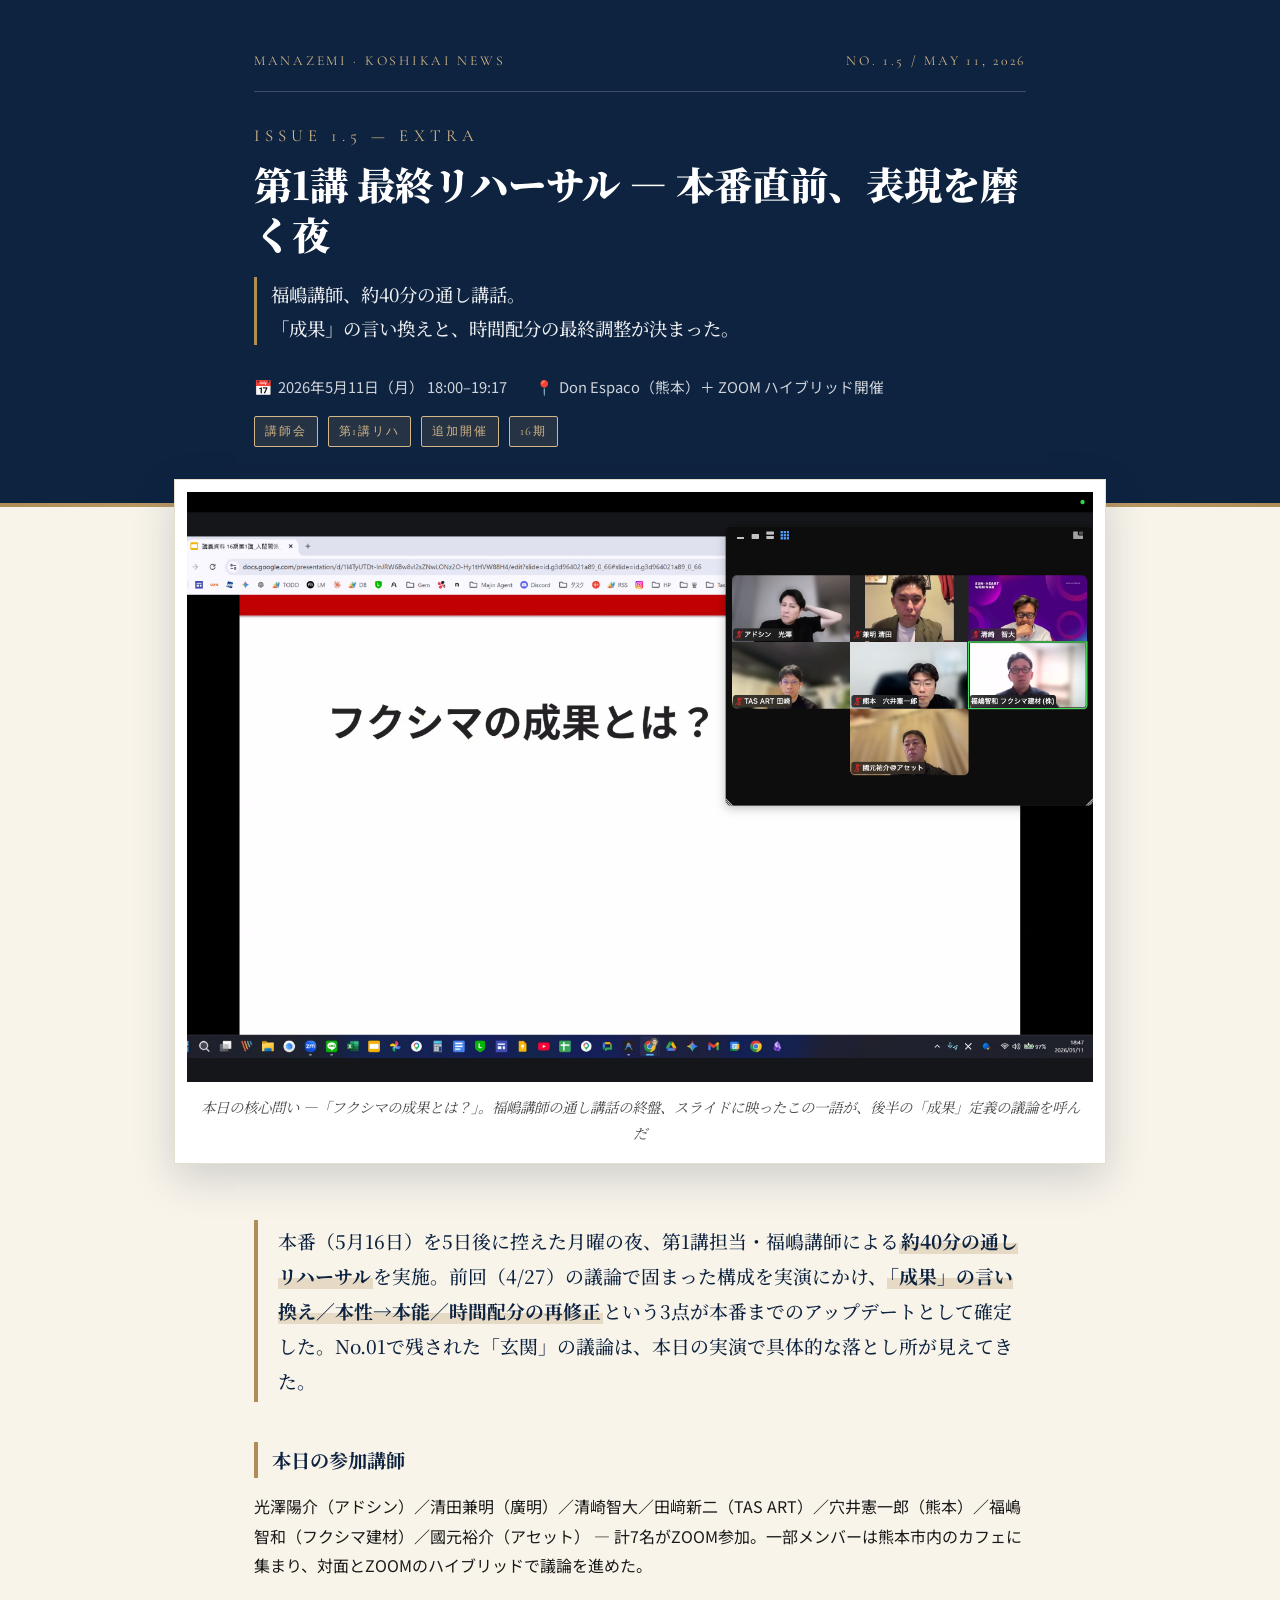
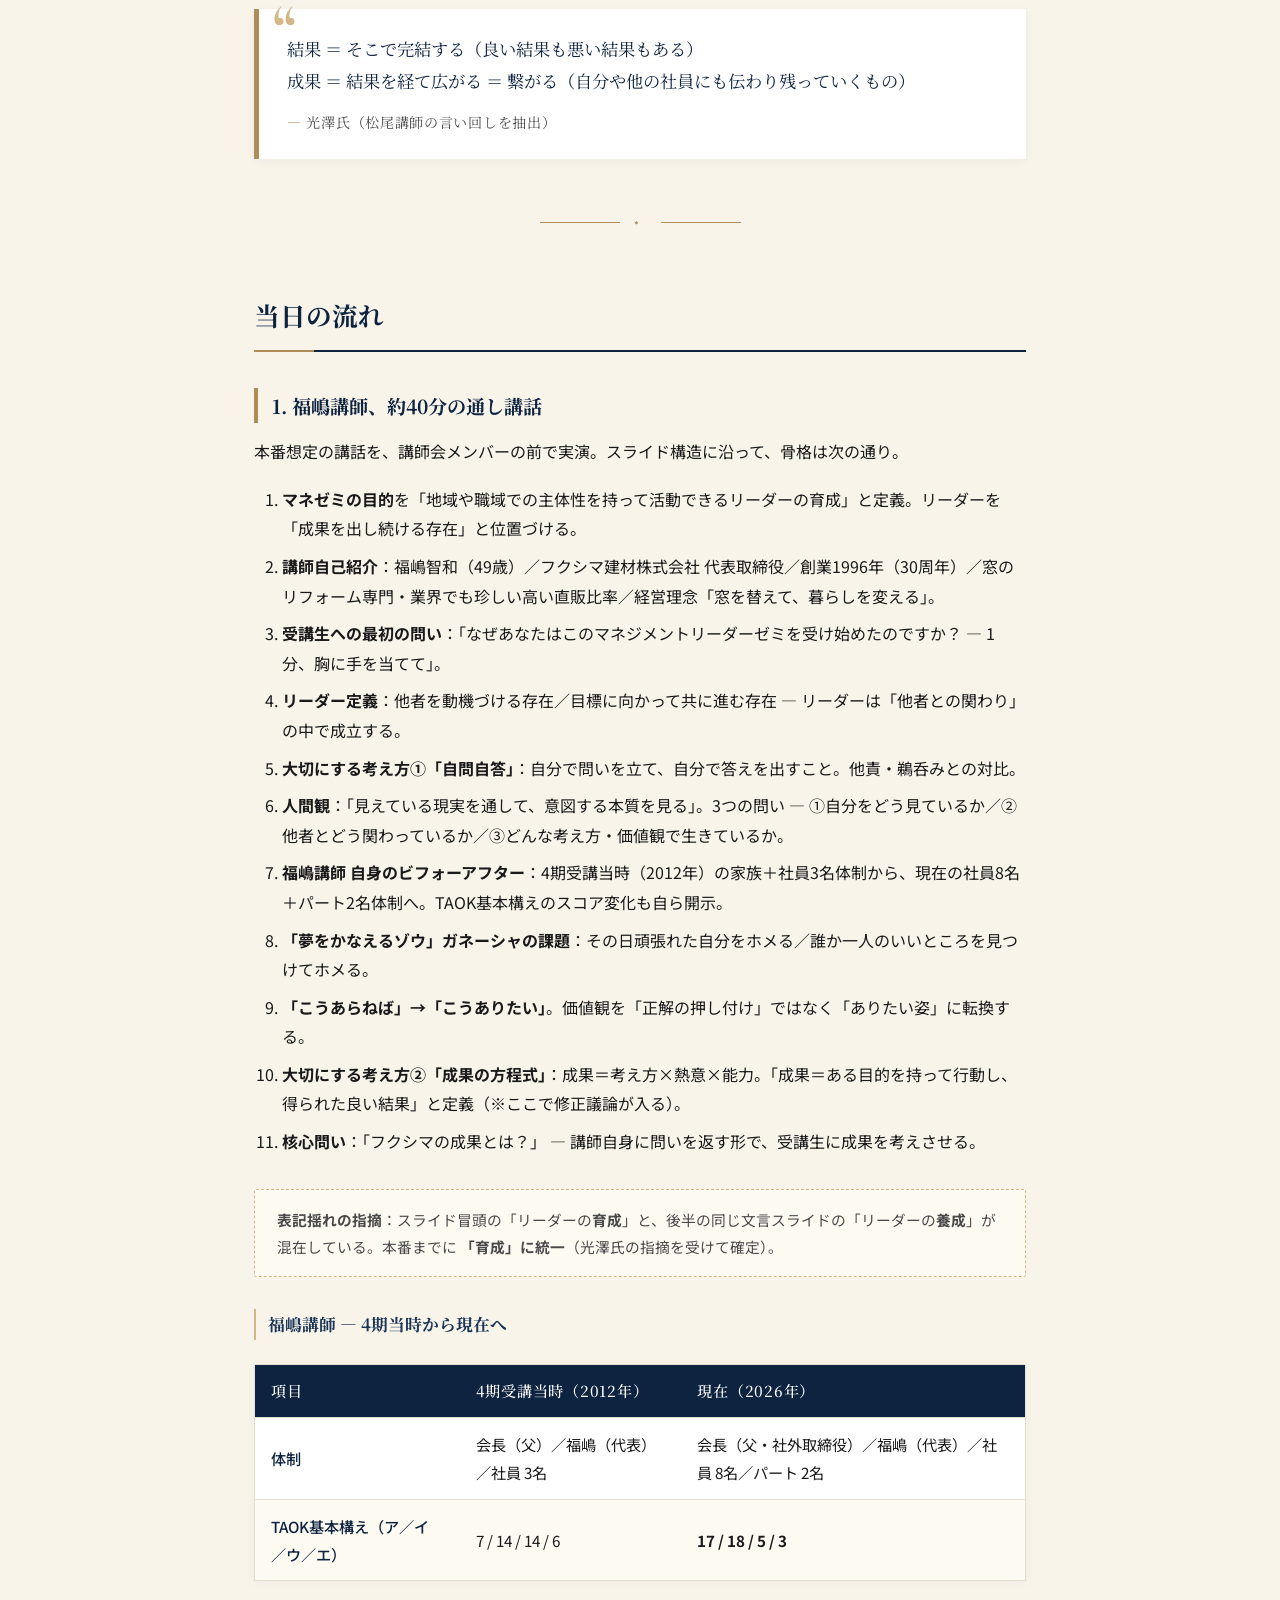
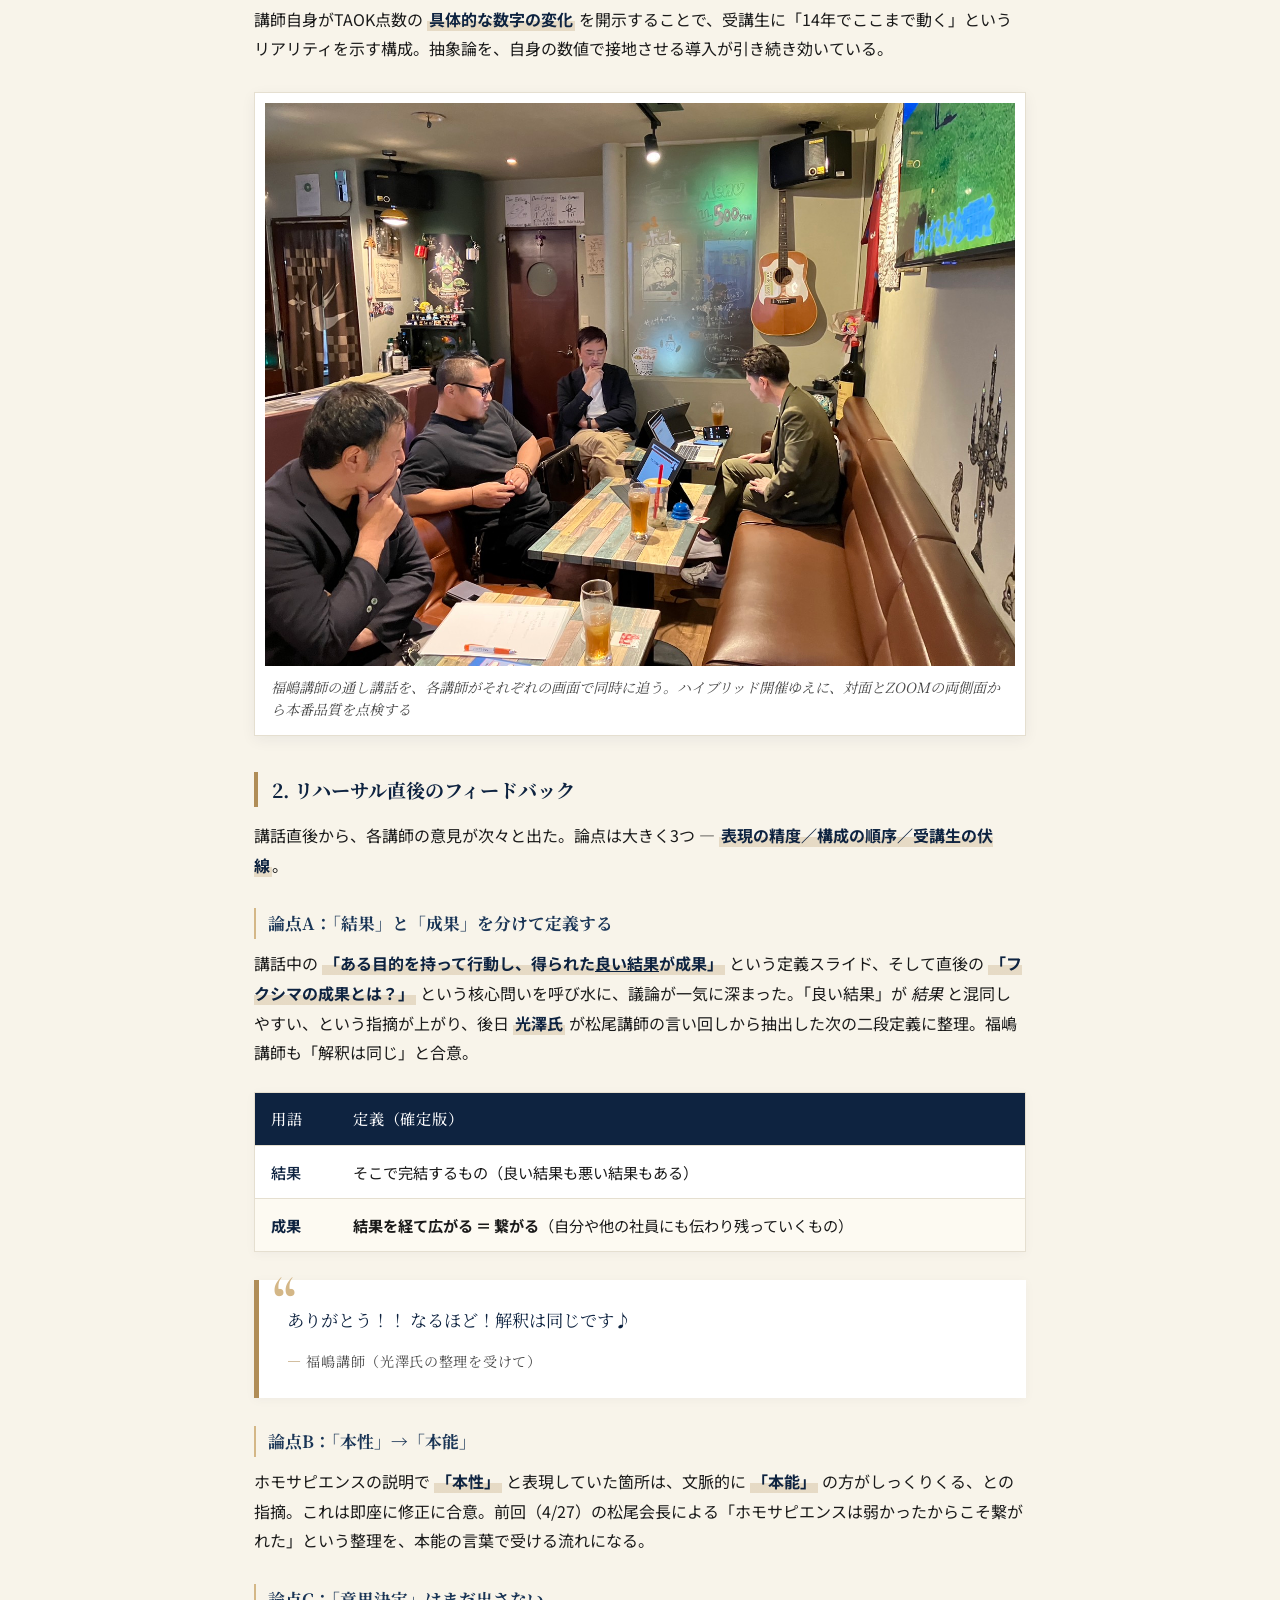
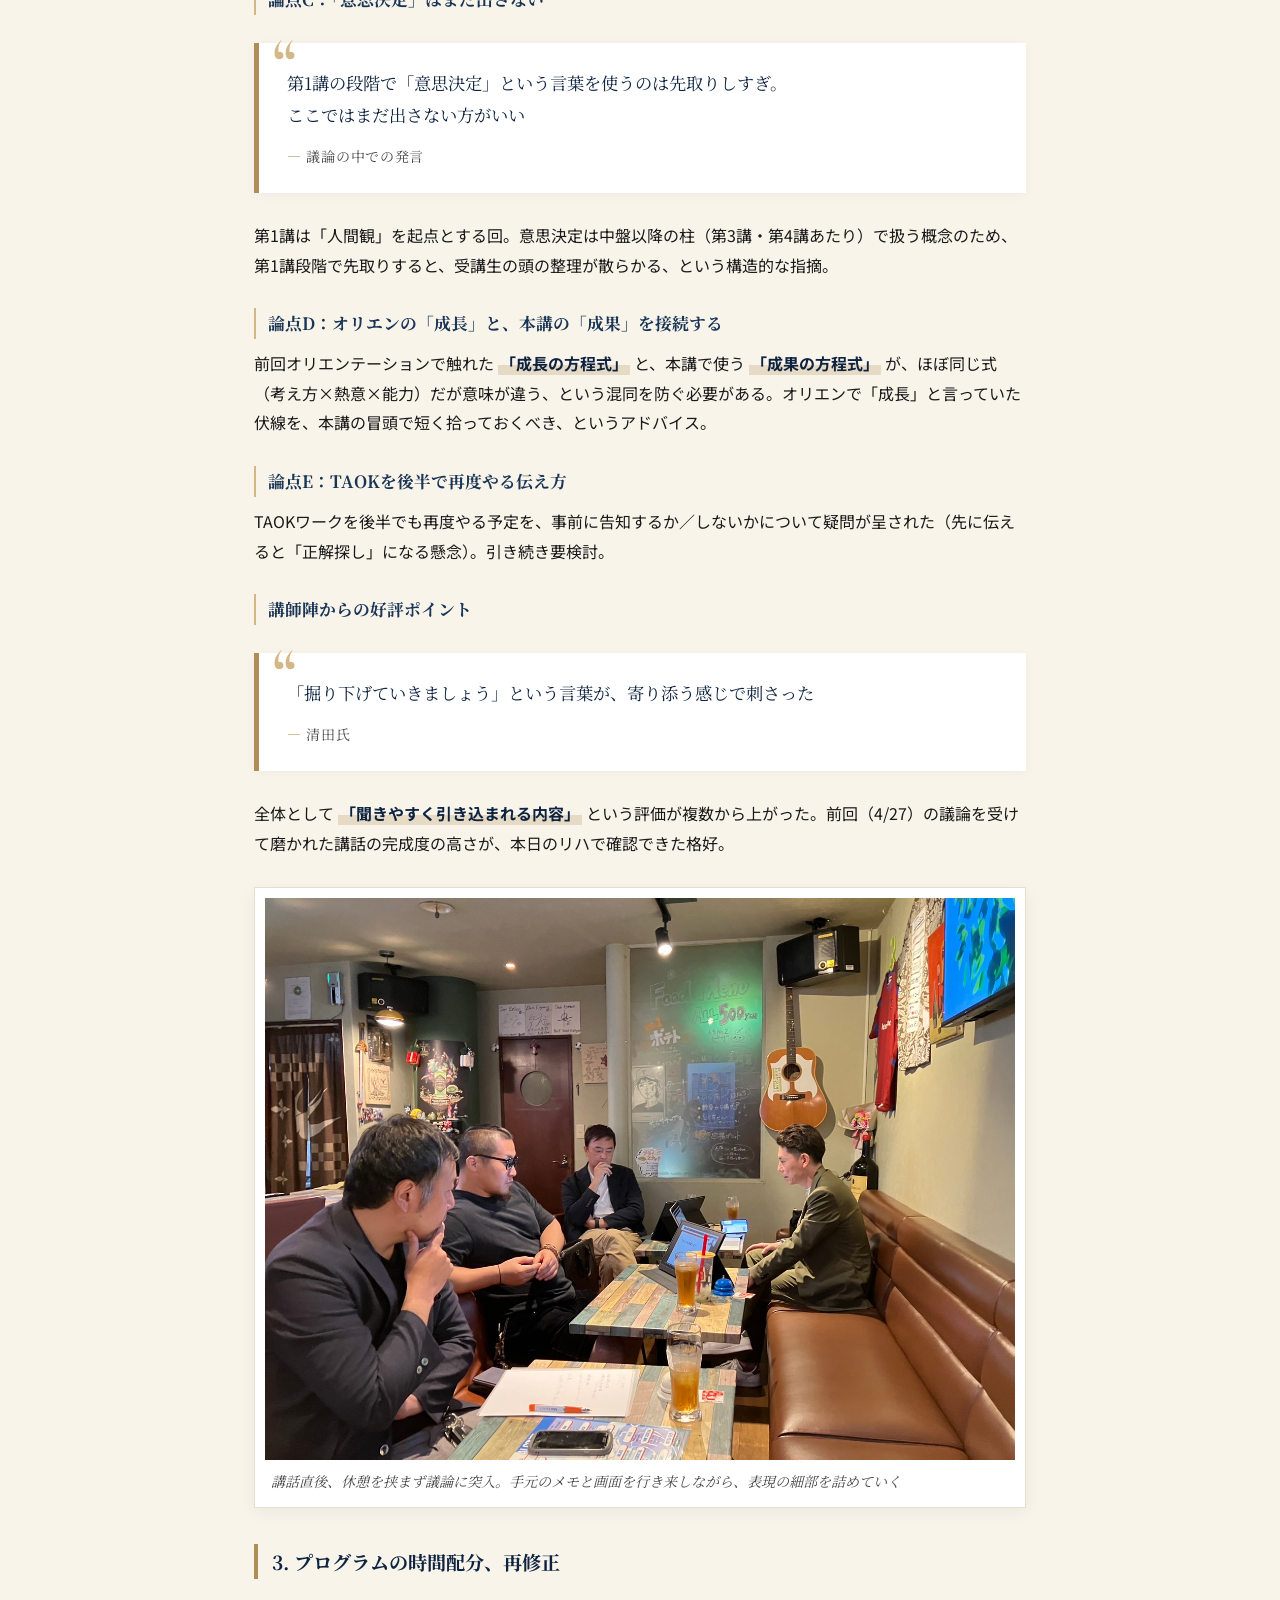
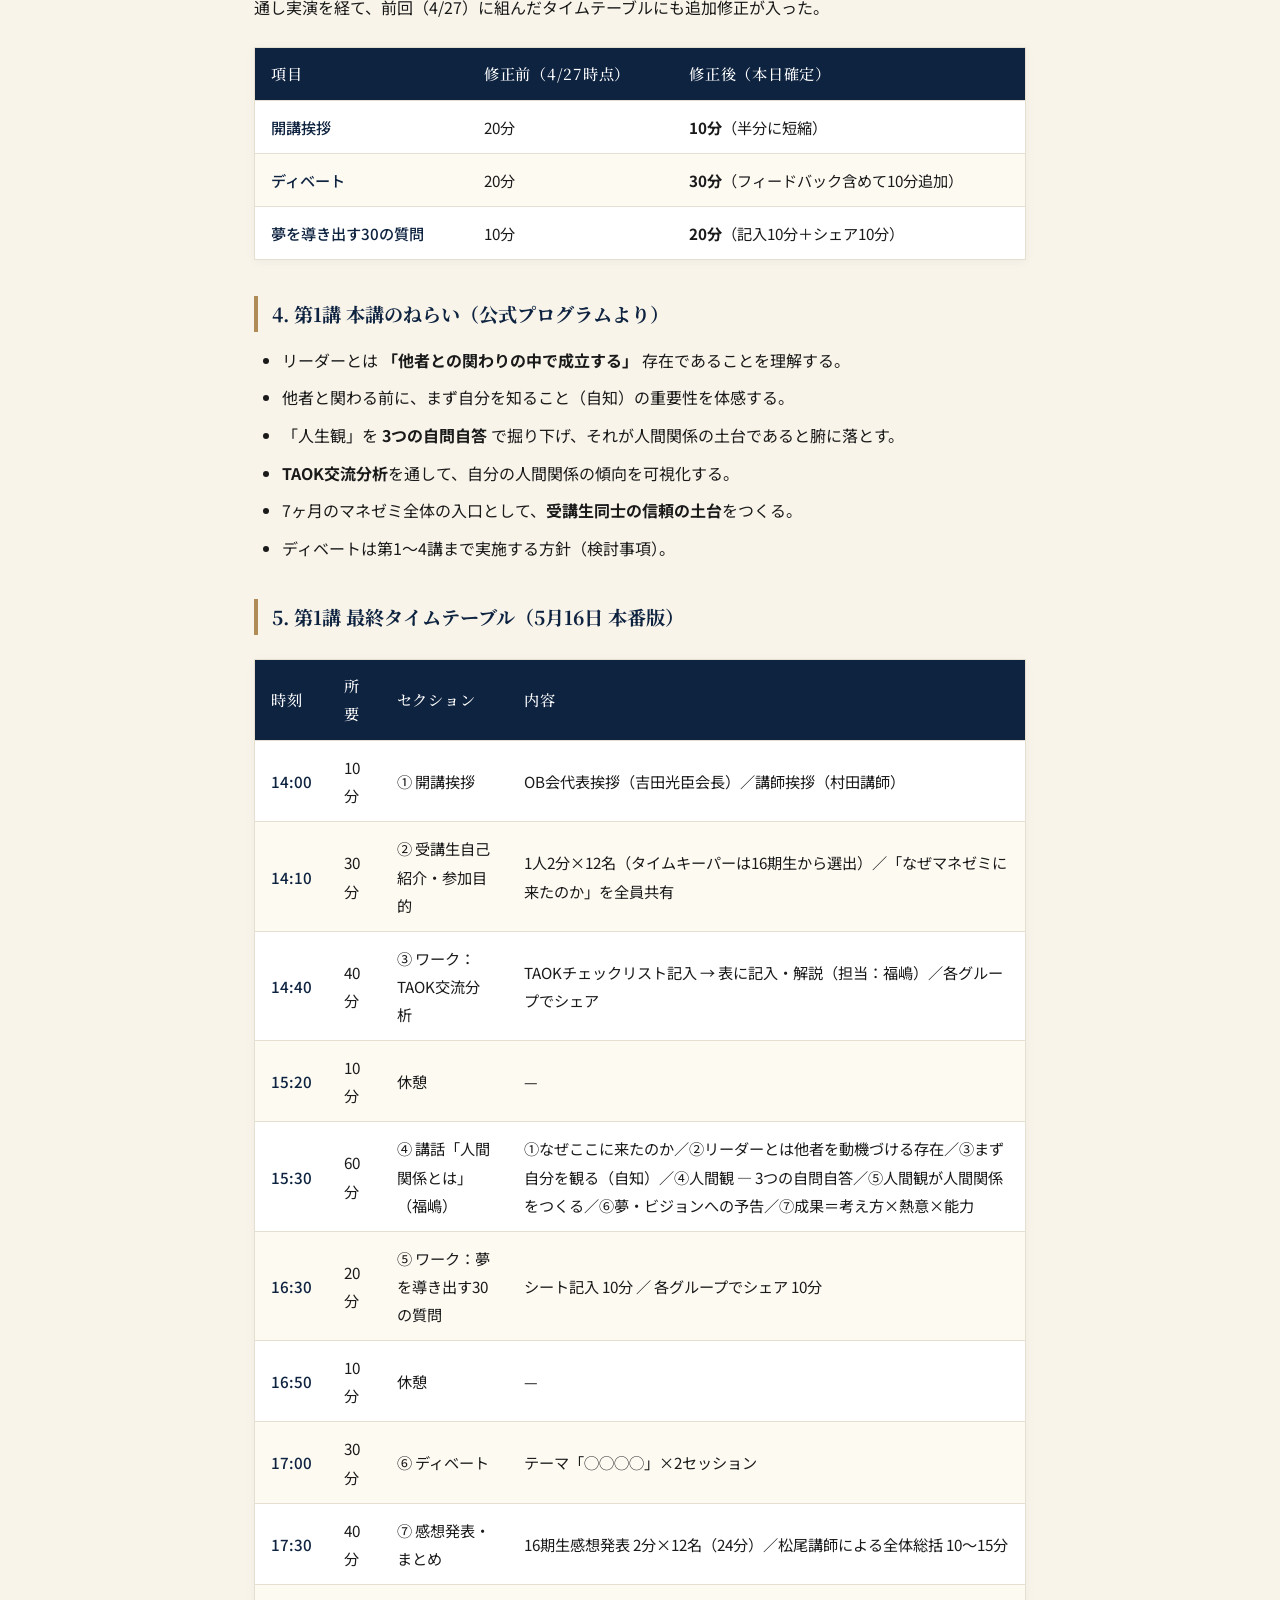
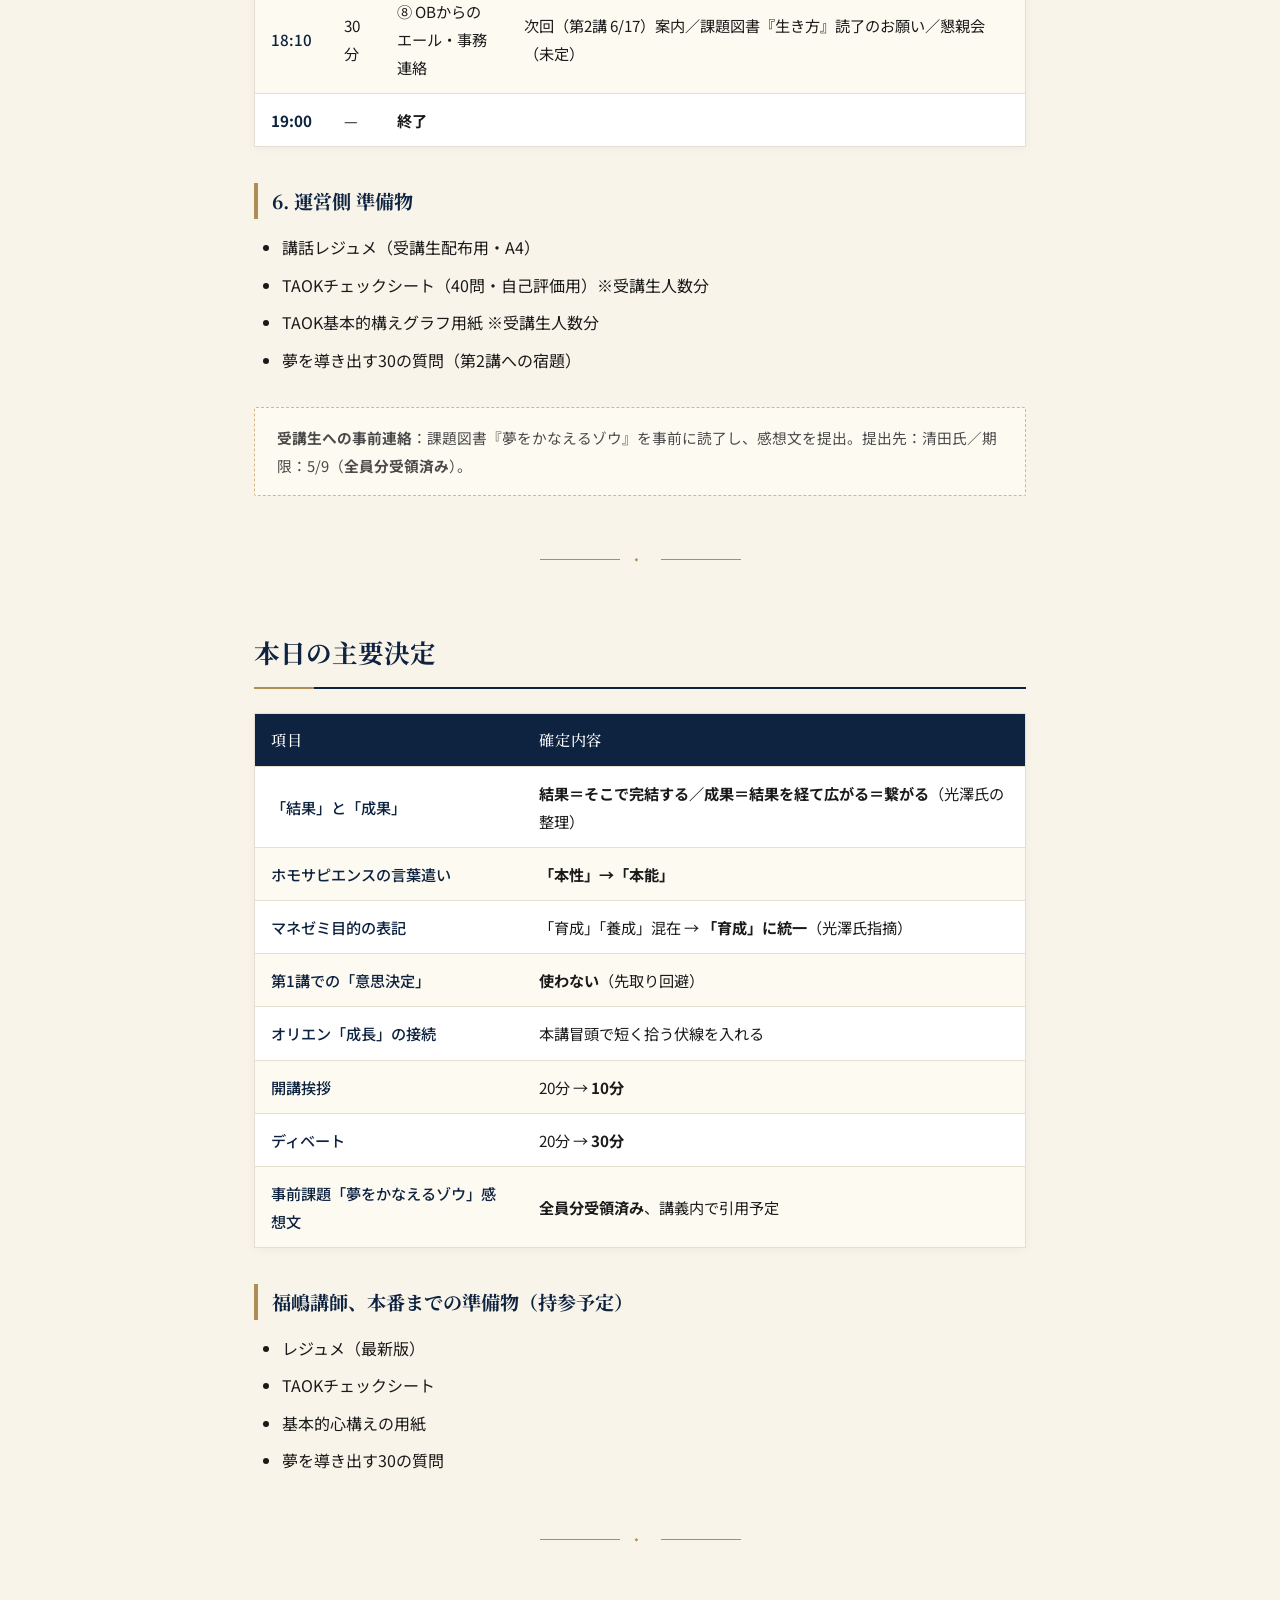
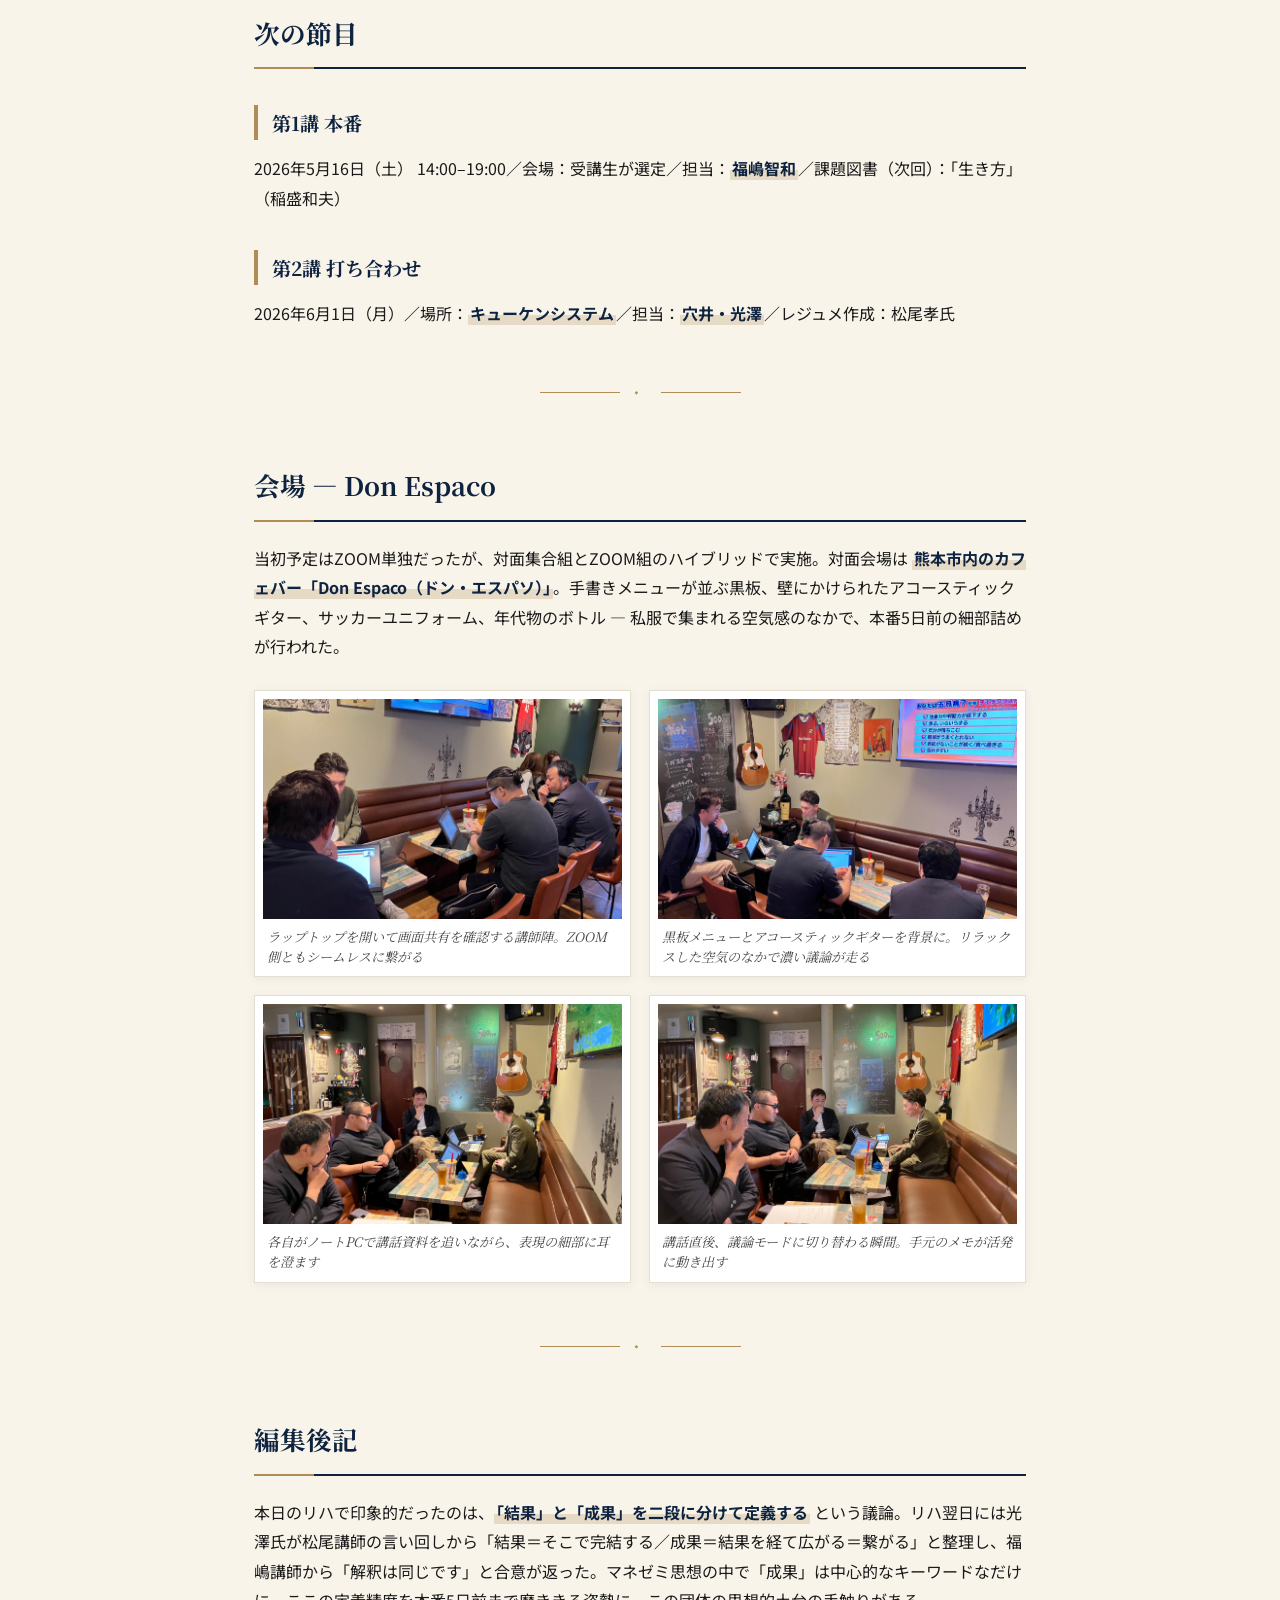
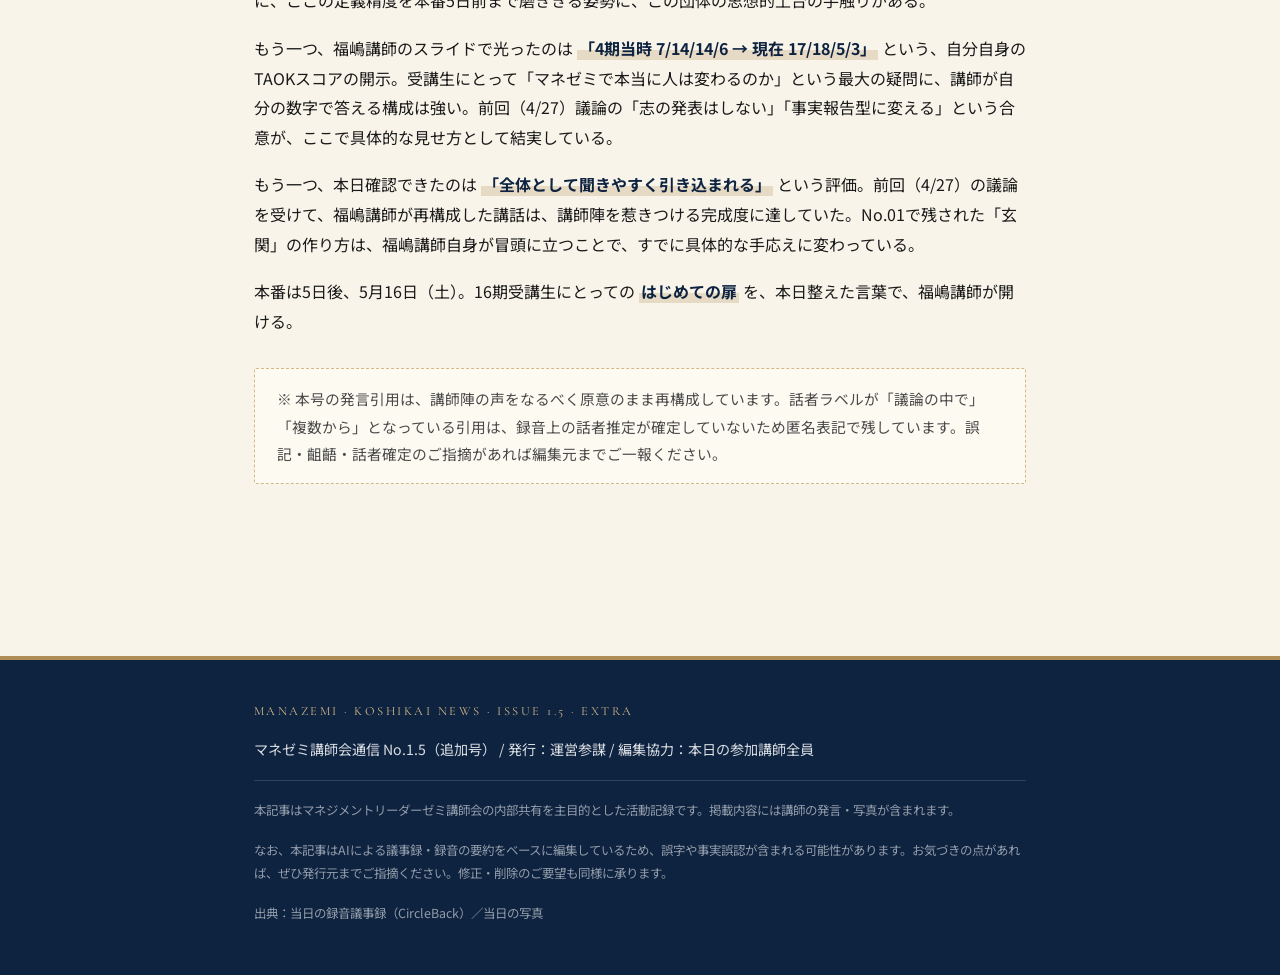
<file: koshikai-news/1-5/index.html>
<!DOCTYPE html>
<html lang="ja">
<head>
<meta charset="UTF-8">
<meta name="viewport" content="width=device-width, initial-scale=1.0">
<meta name="robots" content="noindex, nofollow">
<title>マネゼミ講師会通信 No.1.5 — 第1講 最終リハーサル</title>
<link rel="preconnect" href="https://fonts.googleapis.com">
<link rel="preconnect" href="https://fonts.gstatic.com" crossorigin>
<link href="https://fonts.googleapis.com/css2?family=Noto+Sans+JP:wght@400;500;700&family=Noto+Serif+JP:wght@500;700;900&family=Cormorant+Garamond:wght@500;700&display=swap" rel="stylesheet">
<style>
  :root {
    --navy: #0E2340;
    --navy-soft: #1a3556;
    --gold: #B08D57;
    --gold-soft: #d4b787;
    --paper: #f8f4ea;
    --paper-soft: #fdfaf2;
    --ink: #1a1a1a;
    --ink-soft: #4a4a4a;
    --line: #E5DFD0;
  }
  * { margin: 0; padding: 0; box-sizing: border-box; }
  html { scroll-behavior: smooth; }
  body {
    font-family: 'Noto Sans JP', sans-serif;
    background: var(--paper);
    color: var(--ink);
    line-height: 1.85;
    font-size: 16px;
  }
  .container { max-width: 820px; margin: 0 auto; padding: 0 24px; }

  /* Masthead */
  .masthead {
    background: var(--navy);
    color: #fff;
    padding: 48px 0 56px;
    border-bottom: 4px solid var(--gold);
    position: relative;
  }
  .masthead::after {
    content: '';
    position: absolute;
    bottom: -4px; left: 0; right: 0; height: 4px;
    background: linear-gradient(90deg, var(--gold) 0%, var(--gold-soft) 50%, var(--gold) 100%);
  }
  .masthead-top {
    display: flex; justify-content: space-between; align-items: baseline;
    border-bottom: 1px solid rgba(255,255,255,0.2);
    padding-bottom: 18px; margin-bottom: 28px;
    font-family: 'Cormorant Garamond', 'Noto Serif JP', serif;
    font-size: 0.85rem; letter-spacing: 0.2em; text-transform: uppercase;
    color: var(--gold-soft);
  }
  .masthead h1 {
    font-family: 'Noto Serif JP', serif;
    font-weight: 900;
    font-size: 2.4rem;
    line-height: 1.3;
    margin-bottom: 12px;
  }
  .masthead .issue {
    font-family: 'Cormorant Garamond', serif;
    font-size: 1.05rem; letter-spacing: 0.3em;
    color: var(--gold-soft);
    margin-bottom: 8px;
  }
  .masthead .subtitle {
    font-family: 'Noto Serif JP', serif;
    font-size: 1.15rem; font-weight: 500;
    color: rgba(255,255,255,0.92);
    border-left: 3px solid var(--gold); padding-left: 14px;
    margin-top: 18px;
  }
  .meta {
    margin-top: 28px;
    display: flex; flex-wrap: wrap; gap: 14px 28px;
    font-size: 0.92rem;
    color: rgba(255,255,255,0.8);
  }
  .meta span { display: inline-flex; align-items: center; gap: 6px; }
  .meta .icon { color: var(--gold-soft); }
  .tags { margin-top: 14px; }
  .tag {
    display: inline-block;
    font-family: 'Cormorant Garamond', serif;
    font-size: 0.78rem; letter-spacing: 0.15em;
    background: rgba(176,141,87,0.15);
    color: var(--gold-soft);
    border: 1px solid var(--gold-soft);
    padding: 3px 10px;
    margin-right: 6px;
    border-radius: 2px;
  }

  /* Hero image */
  .hero { margin: -28px auto 0; max-width: 980px; padding: 0 24px; position: relative; z-index: 2; }
  .hero figure {
    background: #fff;
    padding: 12px;
    border: 1px solid var(--line);
    box-shadow: 0 14px 40px rgba(14,35,64,0.18);
  }
  .hero img { width: 100%; display: block; }
  .hero figcaption {
    font-family: 'Noto Serif JP', serif;
    font-size: 0.9rem; color: var(--ink-soft);
    text-align: center; padding: 12px 8px 4px;
    font-style: italic;
  }

  /* Body */
  article { padding: 56px 0 80px; }
  .lead {
    font-family: 'Noto Serif JP', serif;
    font-size: 1.18rem; font-weight: 500;
    border-left: 4px solid var(--gold);
    padding: 4px 0 4px 20px;
    margin-bottom: 40px;
    color: var(--navy);
  }
  h2 {
    font-family: 'Noto Serif JP', serif;
    font-size: 1.6rem; font-weight: 700;
    color: var(--navy);
    margin: 56px 0 22px;
    padding-bottom: 10px;
    border-bottom: 2px solid var(--navy);
    position: relative;
  }
  h2::before {
    content: ''; position: absolute; bottom: -2px; left: 0;
    width: 60px; height: 2px; background: var(--gold);
  }
  h3 {
    font-family: 'Noto Serif JP', serif;
    font-size: 1.2rem; font-weight: 700;
    color: var(--navy);
    margin: 36px 0 14px;
    padding-left: 14px;
    border-left: 4px solid var(--gold);
  }
  h4 {
    font-family: 'Noto Serif JP', serif;
    font-size: 1.05rem; font-weight: 700;
    color: var(--navy-soft);
    margin: 28px 0 10px;
    padding-left: 12px;
    border-left: 2px solid var(--gold-soft);
  }
  p { margin-bottom: 18px; }
  p strong { color: var(--navy); font-weight: 700; background: linear-gradient(transparent 60%, rgba(176,141,87,0.25) 60%); padding: 0 2px; }
  ol, ul { margin: 0 0 24px 28px; }
  li { margin-bottom: 8px; }

  /* Figure */
  figure.inline {
    margin: 28px 0;
    background: #fff;
    padding: 10px;
    border: 1px solid var(--line);
    box-shadow: 0 4px 14px rgba(14,35,64,0.06);
  }
  figure.inline img { width: 100%; display: block; }
  figure.inline figcaption {
    font-family: 'Noto Serif JP', serif;
    font-size: 0.88rem; color: var(--ink-soft);
    padding: 10px 6px 4px;
    font-style: italic;
    line-height: 1.6;
  }

  /* Quote */
  blockquote {
    margin: 28px 0;
    padding: 24px 28px;
    background: #fff;
    border-left: 5px solid var(--gold);
    box-shadow: 0 2px 10px rgba(14,35,64,0.04);
    font-family: 'Noto Serif JP', serif;
    font-size: 1.08rem; line-height: 1.85;
    color: var(--navy);
    position: relative;
  }
  blockquote::before {
    content: '\201C';
    font-family: 'Cormorant Garamond', serif;
    font-size: 4rem; font-weight: 700;
    position: absolute; top: -14px; left: 14px;
    color: var(--gold-soft); line-height: 1;
  }
  blockquote cite {
    display: block;
    margin-top: 12px;
    font-size: 0.88rem; color: var(--ink-soft);
    font-style: normal; letter-spacing: 0.05em;
  }
  blockquote cite::before { content: '— '; color: var(--gold); }

  /* Table */
  .table-wrap {
    margin: 24px 0;
    background: #fff; border: 1px solid var(--line);
    box-shadow: 0 2px 10px rgba(14,35,64,0.04);
    overflow-x: auto;
  }
  table { width: 100%; border-collapse: collapse; }
  th, td { padding: 12px 16px; text-align: left; border-bottom: 1px solid var(--line); font-size: 0.95rem; }
  th { background: var(--navy); color: #fff; font-weight: 500; font-family: 'Noto Serif JP', serif; letter-spacing: 0.05em; }
  tr:last-child td { border-bottom: none; }
  td:first-child { font-weight: 500; color: var(--navy); }
  tr:nth-child(even) td { background: var(--paper-soft); }

  /* Footer */
  footer {
    background: var(--navy); color: rgba(255,255,255,0.85);
    padding: 40px 0 32px; margin-top: 60px;
    border-top: 4px solid var(--gold);
  }
  footer .container { font-size: 0.88rem; line-height: 1.8; }
  footer .colophon { font-family: 'Cormorant Garamond', serif; letter-spacing: 0.2em; font-size: 0.78rem; color: var(--gold-soft); margin-bottom: 14px; text-transform: uppercase; }
  footer hr { border: none; border-top: 1px solid rgba(255,255,255,0.15); margin: 18px 0; }
  footer .source { font-size: 0.78rem; color: rgba(255,255,255,0.55); }

  /* Section divider */
  .divider {
    text-align: center;
    margin: 48px 0;
    color: var(--gold);
    letter-spacing: 0.5em;
    font-family: 'Cormorant Garamond', serif;
  }
  .divider::before, .divider::after {
    content: ''; display: inline-block; width: 80px; height: 1px;
    background: var(--gold); vertical-align: middle; margin: 0 14px;
  }

  /* Note */
  .note {
    margin: 32px 0; padding: 16px 22px;
    background: var(--paper-soft); border: 1px dashed var(--gold-soft);
    font-size: 0.92rem; color: var(--ink-soft);
    border-radius: 2px;
  }

  /* Venue gallery */
  .venue-grid {
    display: grid;
    grid-template-columns: 1fr 1fr;
    gap: 18px;
    margin: 28px 0;
  }
  .venue-grid figure {
    margin: 0;
    background: #fff;
    padding: 8px;
    border: 1px solid var(--line);
    box-shadow: 0 2px 10px rgba(14,35,64,0.06);
  }
  .venue-grid img {
    width: 100%; height: 220px;
    object-fit: cover; display: block;
  }
  .venue-grid figcaption {
    font-family: 'Noto Serif JP', serif;
    font-size: 0.82rem; color: var(--ink-soft);
    padding: 8px 4px 2px;
    font-style: italic;
    line-height: 1.5;
  }
  @media (max-width: 600px) {
    .venue-grid { grid-template-columns: 1fr; }
    .venue-grid img { height: 240px; }
  }

  /* Responsive */
  @media (max-width: 600px) {
    .masthead h1 { font-size: 1.7rem; }
    .masthead-top { flex-direction: column; gap: 8px; align-items: flex-start; }
    h2 { font-size: 1.3rem; }
    h3 { font-size: 1.05rem; }
    article { padding: 40px 0 60px; }
  }
</style>
</head>
<body>

<header class="masthead">
  <div class="container">
    <div class="masthead-top">
      <span>MANAZEMI &middot; KOSHIKAI NEWS</span>
      <span>No. 1.5 / May 11, 2026</span>
    </div>
    <div class="issue">ISSUE 1.5 &mdash; EXTRA</div>
    <h1>第1講 最終リハーサル — 本番直前、表現を磨く夜</h1>
    <p class="subtitle">福嶋講師、約40分の通し講話。<br>「成果」の言い換えと、時間配分の最終調整が決まった。</p>
    <div class="meta">
      <span><span class="icon">📅</span> 2026年5月11日（月） 18:00–19:17</span>
      <span><span class="icon">📍</span> Don Espaco（熊本）＋ ZOOM ハイブリッド開催</span>
    </div>
    <div class="tags">
      <span class="tag">講師会</span>
      <span class="tag">第1講リハ</span>
      <span class="tag">追加開催</span>
      <span class="tag">16期</span>
    </div>
  </div>
</header>

<div class="hero">
  <figure>
    <img src="photos/zoom-slide.png" alt="ZOOM画面：「フクシマの成果とは？」">
    <figcaption>本日の核心問い —「フクシマの成果とは？」。福嶋講師の通し講話の終盤、スライドに映ったこの一語が、後半の「成果」定義の議論を呼んだ</figcaption>
  </figure>
</div>

<article>
  <div class="container">

    <p class="lead">本番（5月16日）を5日後に控えた月曜の夜、第1講担当・福嶋講師による<strong>約40分の通しリハーサル</strong>を実施。前回（4/27）の議論で固まった構成を実演にかけ、<strong>「成果」の言い換え／本性→本能／時間配分の再修正</strong>という3点が本番までのアップデートとして確定した。No.01で残された「玄関」の議論は、本日の実演で具体的な落とし所が見えてきた。</p>

    <h3 style="margin-top: 0;">本日の参加講師</h3>
    <p>光澤陽介（アドシン）／清田兼明（廣明）／清崎智大／田﨑新二（TAS ART）／穴井憲一郎（熊本）／福嶋智和（フクシマ建材）／國元裕介（アセット） — 計7名がZOOM参加。一部メンバーは熊本市内のカフェに集まり、対面とZOOMのハイブリッドで議論を進めた。</p>

    <blockquote>
      結果 ＝ そこで完結する（良い結果も悪い結果もある）<br>
      成果 ＝ 結果を経て広がる ＝ 繋がる（自分や他の社員にも伝わり残っていくもの）
      <cite>光澤氏（松尾講師の言い回しを抽出）</cite>
    </blockquote>

    <div class="divider">◆</div>

    <h2>当日の流れ</h2>

    <h3>1. 福嶋講師、約40分の通し講話</h3>

    <p>本番想定の講話を、講師会メンバーの前で実演。スライド構造に沿って、骨格は次の通り。</p>

    <ol>
      <li><strong>マネゼミの目的</strong>を「地域や職域での主体性を持って活動できるリーダーの育成」と定義。リーダーを「成果を出し続ける存在」と位置づける。</li>
      <li><strong>講師自己紹介</strong>：福嶋智和（49歳）／フクシマ建材株式会社 代表取締役／創業1996年（30周年）／窓のリフォーム専門・業界でも珍しい高い直販比率／経営理念「窓を替えて、暮らしを変える」。</li>
      <li><strong>受講生への最初の問い</strong>：「なぜあなたはこのマネジメントリーダーゼミを受け始めたのですか？ — 1分、胸に手を当てて」。</li>
      <li><strong>リーダー定義</strong>：他者を動機づける存在／目標に向かって共に進む存在 — リーダーは「他者との関わり」の中で成立する。</li>
      <li><strong>大切にする考え方①「自問自答」</strong>：自分で問いを立て、自分で答えを出すこと。他責・鵜呑みとの対比。</li>
      <li><strong>人間観</strong>：「見えている現実を通して、意図する本質を見る」。3つの問い — ①自分をどう見ているか／②他者とどう関わっているか／③どんな考え方・価値観で生きているか。</li>
      <li><strong>福嶋講師 自身のビフォーアフター</strong>：4期受講当時（2012年）の家族＋社員3名体制から、現在の社員8名＋パート2名体制へ。TAOK基本構えのスコア変化も自ら開示。</li>
      <li><strong>「夢をかなえるゾウ」ガネーシャの課題</strong>：その日頑張れた自分をホメる／誰か一人のいいところを見つけてホメる。</li>
      <li><strong>「こうあらねば」→「こうありたい」</strong>。価値観を「正解の押し付け」ではなく「ありたい姿」に転換する。</li>
      <li><strong>大切にする考え方②「成果の方程式」</strong>：成果＝考え方×熱意×能力。「成果＝ある目的を持って行動し、得られた良い結果」と定義（※ここで修正議論が入る）。</li>
      <li><strong>核心問い</strong>：「フクシマの成果とは？」 — 講師自身に問いを返す形で、受講生に成果を考えさせる。</li>
    </ol>

    <div class="note">
      <strong>表記揺れの指摘</strong>：スライド冒頭の「リーダーの<strong>育成</strong>」と、後半の同じ文言スライドの「リーダーの<strong>養成</strong>」が混在している。本番までに <strong>「育成」に統一</strong>（光澤氏の指摘を受けて確定）。
    </div>

    <h4>福嶋講師 — 4期当時から現在へ</h4>

    <div class="table-wrap">
      <table>
        <thead>
          <tr><th>項目</th><th>4期受講当時（2012年）</th><th>現在（2026年）</th></tr>
        </thead>
        <tbody>
          <tr><td>体制</td><td>会長（父）／福嶋（代表）／社員 3名</td><td>会長（父・社外取締役）／福嶋（代表）／社員 8名／パート 2名</td></tr>
          <tr><td>TAOK基本構え（ア／イ／ウ／エ）</td><td>7 / 14 / 14 / 6</td><td><strong>17 / 18 / 5 / 3</strong></td></tr>
        </tbody>
      </table>
    </div>

    <p>講師自身がTAOK点数の <strong>具体的な数字の変化</strong> を開示することで、受講生に「14年でここまで動く」というリアリティを示す構成。抽象論を、自身の数値で接地させる導入が引き続き効いている。</p>

    <figure class="inline">
      <img src="photos/IMG_9557.JPG" alt="講話を聞く講師陣">
      <figcaption>福嶋講師の通し講話を、各講師がそれぞれの画面で同時に追う。ハイブリッド開催ゆえに、対面とZOOMの両側面から本番品質を点検する</figcaption>
    </figure>

    <h3>2. リハーサル直後のフィードバック</h3>

    <p>講話直後から、各講師の意見が次々と出た。論点は大きく3つ — <strong>表現の精度／構成の順序／受講生の伏線</strong>。</p>

    <h4>論点A：「結果」と「成果」を分けて定義する</h4>

    <p>講話中の <strong>「ある目的を持って行動し、得られた<u>良い結果</u>が成果」</strong> という定義スライド、そして直後の <strong>「フクシマの成果とは？」</strong> という核心問いを呼び水に、議論が一気に深まった。「良い結果」が <em>結果</em> と混同しやすい、という指摘が上がり、後日 <strong>光澤氏</strong> が松尾講師の言い回しから抽出した次の二段定義に整理。福嶋講師も「解釈は同じ」と合意。</p>

    <div class="table-wrap">
      <table>
        <thead>
          <tr><th>用語</th><th>定義（確定版）</th></tr>
        </thead>
        <tbody>
          <tr><td>結果</td><td>そこで完結するもの（良い結果も悪い結果もある）</td></tr>
          <tr><td><strong>成果</strong></td><td><strong>結果を経て広がる ＝ 繋がる</strong>（自分や他の社員にも伝わり残っていくもの）</td></tr>
        </tbody>
      </table>
    </div>

    <blockquote>
      ありがとう！！ なるほど！解釈は同じです♪
      <cite>福嶋講師（光澤氏の整理を受けて）</cite>
    </blockquote>

    <h4>論点B：「本性」→「本能」</h4>

    <p>ホモサピエンスの説明で <strong>「本性」</strong> と表現していた箇所は、文脈的に <strong>「本能」</strong> の方がしっくりくる、との指摘。これは即座に修正に合意。前回（4/27）の松尾会長による「ホモサピエンスは弱かったからこそ繋がれた」という整理を、本能の言葉で受ける流れになる。</p>

    <h4>論点C：「意思決定」はまだ出さない</h4>

    <blockquote>
      第1講の段階で「意思決定」という言葉を使うのは先取りしすぎ。<br>
      ここではまだ出さない方がいい
      <cite>議論の中での発言</cite>
    </blockquote>

    <p>第1講は「人間観」を起点とする回。意思決定は中盤以降の柱（第3講・第4講あたり）で扱う概念のため、第1講段階で先取りすると、受講生の頭の整理が散らかる、という構造的な指摘。</p>

    <h4>論点D：オリエンの「成長」と、本講の「成果」を接続する</h4>

    <p>前回オリエンテーションで触れた <strong>「成長の方程式」</strong> と、本講で使う <strong>「成果の方程式」</strong> が、ほぼ同じ式（考え方×熱意×能力）だが意味が違う、という混同を防ぐ必要がある。オリエンで「成長」と言っていた伏線を、本講の冒頭で短く拾っておくべき、というアドバイス。</p>

    <h4>論点E：TAOKを後半で再度やる伝え方</h4>

    <p>TAOKワークを後半でも再度やる予定を、事前に告知するか／しないかについて疑問が呈された（先に伝えると「正解探し」になる懸念）。引き続き要検討。</p>

    <h4>講師陣からの好評ポイント</h4>

    <blockquote>
      「掘り下げていきましょう」という言葉が、寄り添う感じで刺さった
      <cite>清田氏</cite>
    </blockquote>

    <p>全体として <strong>「聞きやすく引き込まれる内容」</strong> という評価が複数から上がった。前回（4/27）の議論を受けて磨かれた講話の完成度の高さが、本日のリハで確認できた格好。</p>

    <figure class="inline">
      <img src="photos/IMG_9558.JPG" alt="講話直後のフィードバック議論">
      <figcaption>講話直後、休憩を挟まず議論に突入。手元のメモと画面を行き来しながら、表現の細部を詰めていく</figcaption>
    </figure>

    <h3>3. プログラムの時間配分、再修正</h3>

    <p>通し実演を経て、前回（4/27）に組んだタイムテーブルにも追加修正が入った。</p>

    <div class="table-wrap">
      <table>
        <thead>
          <tr><th>項目</th><th>修正前（4/27時点）</th><th>修正後（本日確定）</th></tr>
        </thead>
        <tbody>
          <tr><td>開講挨拶</td><td>20分</td><td><strong>10分</strong>（半分に短縮）</td></tr>
          <tr><td>ディベート</td><td>20分</td><td><strong>30分</strong>（フィードバック含めて10分追加）</td></tr>
          <tr><td>夢を導き出す30の質問</td><td>10分</td><td><strong>20分</strong>（記入10分＋シェア10分）</td></tr>
        </tbody>
      </table>
    </div>

    <h3>4. 第1講 本講のねらい（公式プログラムより）</h3>

    <ul>
      <li>リーダーとは <strong>「他者との関わりの中で成立する」</strong> 存在であることを理解する。</li>
      <li>他者と関わる前に、まず自分を知ること（自知）の重要性を体感する。</li>
      <li>「人生観」を <strong>3つの自問自答</strong> で掘り下げ、それが人間関係の土台であると腑に落とす。</li>
      <li><strong>TAOK交流分析</strong>を通して、自分の人間関係の傾向を可視化する。</li>
      <li>7ヶ月のマネゼミ全体の入口として、<strong>受講生同士の信頼の土台</strong>をつくる。</li>
      <li>ディベートは第1〜4講まで実施する方針（検討事項）。</li>
    </ul>

    <h3>5. 第1講 最終タイムテーブル（5月16日 本番版）</h3>

    <div class="table-wrap">
      <table>
        <thead>
          <tr><th>時刻</th><th>所要</th><th>セクション</th><th>内容</th></tr>
        </thead>
        <tbody>
          <tr><td>14:00</td><td>10分</td><td>① 開講挨拶</td><td>OB会代表挨拶（吉田光臣会長）／講師挨拶（村田講師）</td></tr>
          <tr><td>14:10</td><td>30分</td><td>② 受講生自己紹介・参加目的</td><td>1人2分×12名（タイムキーパーは16期生から選出）／「なぜマネゼミに来たのか」を全員共有</td></tr>
          <tr><td>14:40</td><td>40分</td><td>③ ワーク：TAOK交流分析</td><td>TAOKチェックリスト記入 → 表に記入・解説（担当：福嶋）／各グループでシェア</td></tr>
          <tr><td>15:20</td><td>10分</td><td>休憩</td><td>—</td></tr>
          <tr><td>15:30</td><td>60分</td><td>④ 講話「人間関係とは」（福嶋）</td><td>①なぜここに来たのか／②リーダーとは他者を動機づける存在／③まず自分を観る（自知）／④人間観 — 3つの自問自答／⑤人間観が人間関係をつくる／⑥夢・ビジョンへの予告／⑦成果＝考え方×熱意×能力</td></tr>
          <tr><td>16:30</td><td>20分</td><td>⑤ ワーク：夢を導き出す30の質問</td><td>シート記入 10分 ／ 各グループでシェア 10分</td></tr>
          <tr><td>16:50</td><td>10分</td><td>休憩</td><td>—</td></tr>
          <tr><td>17:00</td><td>30分</td><td>⑥ ディベート</td><td>テーマ「◯◯◯◯」×2セッション</td></tr>
          <tr><td>17:30</td><td>40分</td><td>⑦ 感想発表・まとめ</td><td>16期生感想発表 2分×12名（24分）／松尾講師による全体総括 10〜15分</td></tr>
          <tr><td>18:10</td><td>30分</td><td>⑧ OBからのエール・事務連絡</td><td>次回（第2講 6/17）案内／課題図書『生き方』読了のお願い／懇親会（未定）</td></tr>
          <tr><td><strong>19:00</strong></td><td>—</td><td><strong>終了</strong></td><td></td></tr>
        </tbody>
      </table>
    </div>

    <h3>6. 運営側 準備物</h3>

    <ul>
      <li>講話レジュメ（受講生配布用・A4）</li>
      <li>TAOKチェックシート（40問・自己評価用）※受講生人数分</li>
      <li>TAOK基本的構えグラフ用紙 ※受講生人数分</li>
      <li>夢を導き出す30の質問（第2講への宿題）</li>
    </ul>

    <div class="note">
      <strong>受講生への事前連絡</strong>：課題図書『夢をかなえるゾウ』を事前に読了し、感想文を提出。提出先：清田氏／期限：5/9（<strong>全員分受領済み</strong>）。
    </div>

    <div class="divider">◆</div>

    <h2>本日の主要決定</h2>

    <div class="table-wrap">
      <table>
        <thead>
          <tr><th>項目</th><th>確定内容</th></tr>
        </thead>
        <tbody>
          <tr><td>「結果」と「成果」</td><td><strong>結果＝そこで完結する／成果＝結果を経て広がる＝繋がる</strong>（光澤氏の整理）</td></tr>
          <tr><td>ホモサピエンスの言葉遣い</td><td><strong>「本性」→「本能」</strong></td></tr>
          <tr><td>マネゼミ目的の表記</td><td>「育成」「養成」混在 → <strong>「育成」に統一</strong>（光澤氏指摘）</td></tr>
          <tr><td>第1講での「意思決定」</td><td><strong>使わない</strong>（先取り回避）</td></tr>
          <tr><td>オリエン「成長」の接続</td><td>本講冒頭で短く拾う伏線を入れる</td></tr>
          <tr><td>開講挨拶</td><td>20分 → <strong>10分</strong></td></tr>
          <tr><td>ディベート</td><td>20分 → <strong>30分</strong></td></tr>
          <tr><td>事前課題「夢をかなえるゾウ」感想文</td><td><strong>全員分受領済み</strong>、講義内で引用予定</td></tr>
        </tbody>
      </table>
    </div>

    <h3>福嶋講師、本番までの準備物（持参予定）</h3>

    <ul>
      <li>レジュメ（最新版）</li>
      <li>TAOKチェックシート</li>
      <li>基本的心構えの用紙</li>
      <li>夢を導き出す30の質問</li>
    </ul>

    <div class="divider">◆</div>

    <h2>次の節目</h2>

    <h3>第1講 本番</h3>
    <p>2026年5月16日（土） 14:00–19:00／会場：受講生が選定／担当：<strong>福嶋智和</strong>／課題図書（次回）：「生き方」（稲盛和夫）</p>

    <h3>第2講 打ち合わせ</h3>
    <p>2026年6月1日（月）／場所：<strong>キューケンシステム</strong>／担当：<strong>穴井・光澤</strong>／レジュメ作成：松尾孝氏</p>

    <div class="divider">◆</div>

    <h2>会場 — Don Espaco</h2>

    <p>当初予定はZOOM単独だったが、対面集合組とZOOM組のハイブリッドで実施。対面会場は <strong>熊本市内のカフェバー「Don Espaco（ドン・エスパソ）」</strong>。手書きメニューが並ぶ黒板、壁にかけられたアコースティックギター、サッカーユニフォーム、年代物のボトル — 私服で集まれる空気感のなかで、本番5日前の細部詰めが行われた。</p>

    <div class="venue-grid">
      <figure>
        <img src="photos/IMG_9555.JPG" alt="会場の様子1">
        <figcaption>ラップトップを開いて画面共有を確認する講師陣。ZOOM側ともシームレスに繋がる</figcaption>
      </figure>
      <figure>
        <img src="photos/IMG_9556.JPG" alt="会場の様子2">
        <figcaption>黒板メニューとアコースティックギターを背景に。リラックスした空気のなかで濃い議論が走る</figcaption>
      </figure>
      <figure>
        <img src="photos/IMG_9557.JPG" alt="会場の様子3">
        <figcaption>各自がノートPCで講話資料を追いながら、表現の細部に耳を澄ます</figcaption>
      </figure>
      <figure>
        <img src="photos/IMG_9558.JPG" alt="会場の様子4">
        <figcaption>講話直後、議論モードに切り替わる瞬間。手元のメモが活発に動き出す</figcaption>
      </figure>
    </div>

    <div class="divider">◆</div>

    <h2>編集後記</h2>

    <p>本日のリハで印象的だったのは、<strong>「結果」と「成果」を二段に分けて定義する</strong> という議論。リハ翌日には光澤氏が松尾講師の言い回しから「結果＝そこで完結する／成果＝結果を経て広がる＝繋がる」と整理し、福嶋講師から「解釈は同じです」と合意が返った。マネゼミ思想の中で「成果」は中心的なキーワードなだけに、ここの定義精度を本番5日前まで磨ききる姿勢に、この団体の思想的土台の手触りがある。</p>

    <p>もう一つ、福嶋講師のスライドで光ったのは <strong>「4期当時 7/14/14/6 → 現在 17/18/5/3」</strong> という、自分自身のTAOKスコアの開示。受講生にとって「マネゼミで本当に人は変わるのか」という最大の疑問に、講師が自分の数字で答える構成は強い。前回（4/27）議論の「志の発表はしない」「事実報告型に変える」という合意が、ここで具体的な見せ方として結実している。</p>

    <p>もう一つ、本日確認できたのは <strong>「全体として聞きやすく引き込まれる」</strong> という評価。前回（4/27）の議論を受けて、福嶋講師が再構成した講話は、講師陣を惹きつける完成度に達していた。No.01で残された「玄関」の作り方は、福嶋講師自身が冒頭に立つことで、すでに具体的な手応えに変わっている。</p>

    <p>本番は5日後、5月16日（土）。16期受講生にとっての <strong>はじめての扉</strong> を、本日整えた言葉で、福嶋講師が開ける。</p>

    <div class="note">
      ※ 本号の発言引用は、講師陣の声をなるべく原意のまま再構成しています。話者ラベルが「議論の中で」「複数から」となっている引用は、録音上の話者推定が確定していないため匿名表記で残しています。誤記・齟齬・話者確定のご指摘があれば編集元までご一報ください。
    </div>

  </div>
</article>

<footer>
  <div class="container">
    <div class="colophon">Manazemi · Koshikai News · Issue 1.5 · Extra</div>
    <p>マネゼミ講師会通信 No.1.5（追加号） / 発行：運営参謀 / 編集協力：本日の参加講師全員</p>
    <hr>
    <p class="source">本記事はマネジメントリーダーゼミ講師会の内部共有を主目的とした活動記録です。掲載内容には講師の発言・写真が含まれます。</p>
    <p class="source" style="margin-top: 8px;">なお、本記事はAIによる議事録・録音の要約をベースに編集しているため、誤字や事実誤認が含まれる可能性があります。お気づきの点があれば、ぜひ発行元までご指摘ください。修正・削除のご要望も同様に承ります。</p>
    <p class="source" style="margin-top: 8px;">出典：当日の録音議事録（CircleBack）／当日の写真</p>
  </div>
</footer>

</body>
</html>
</file>
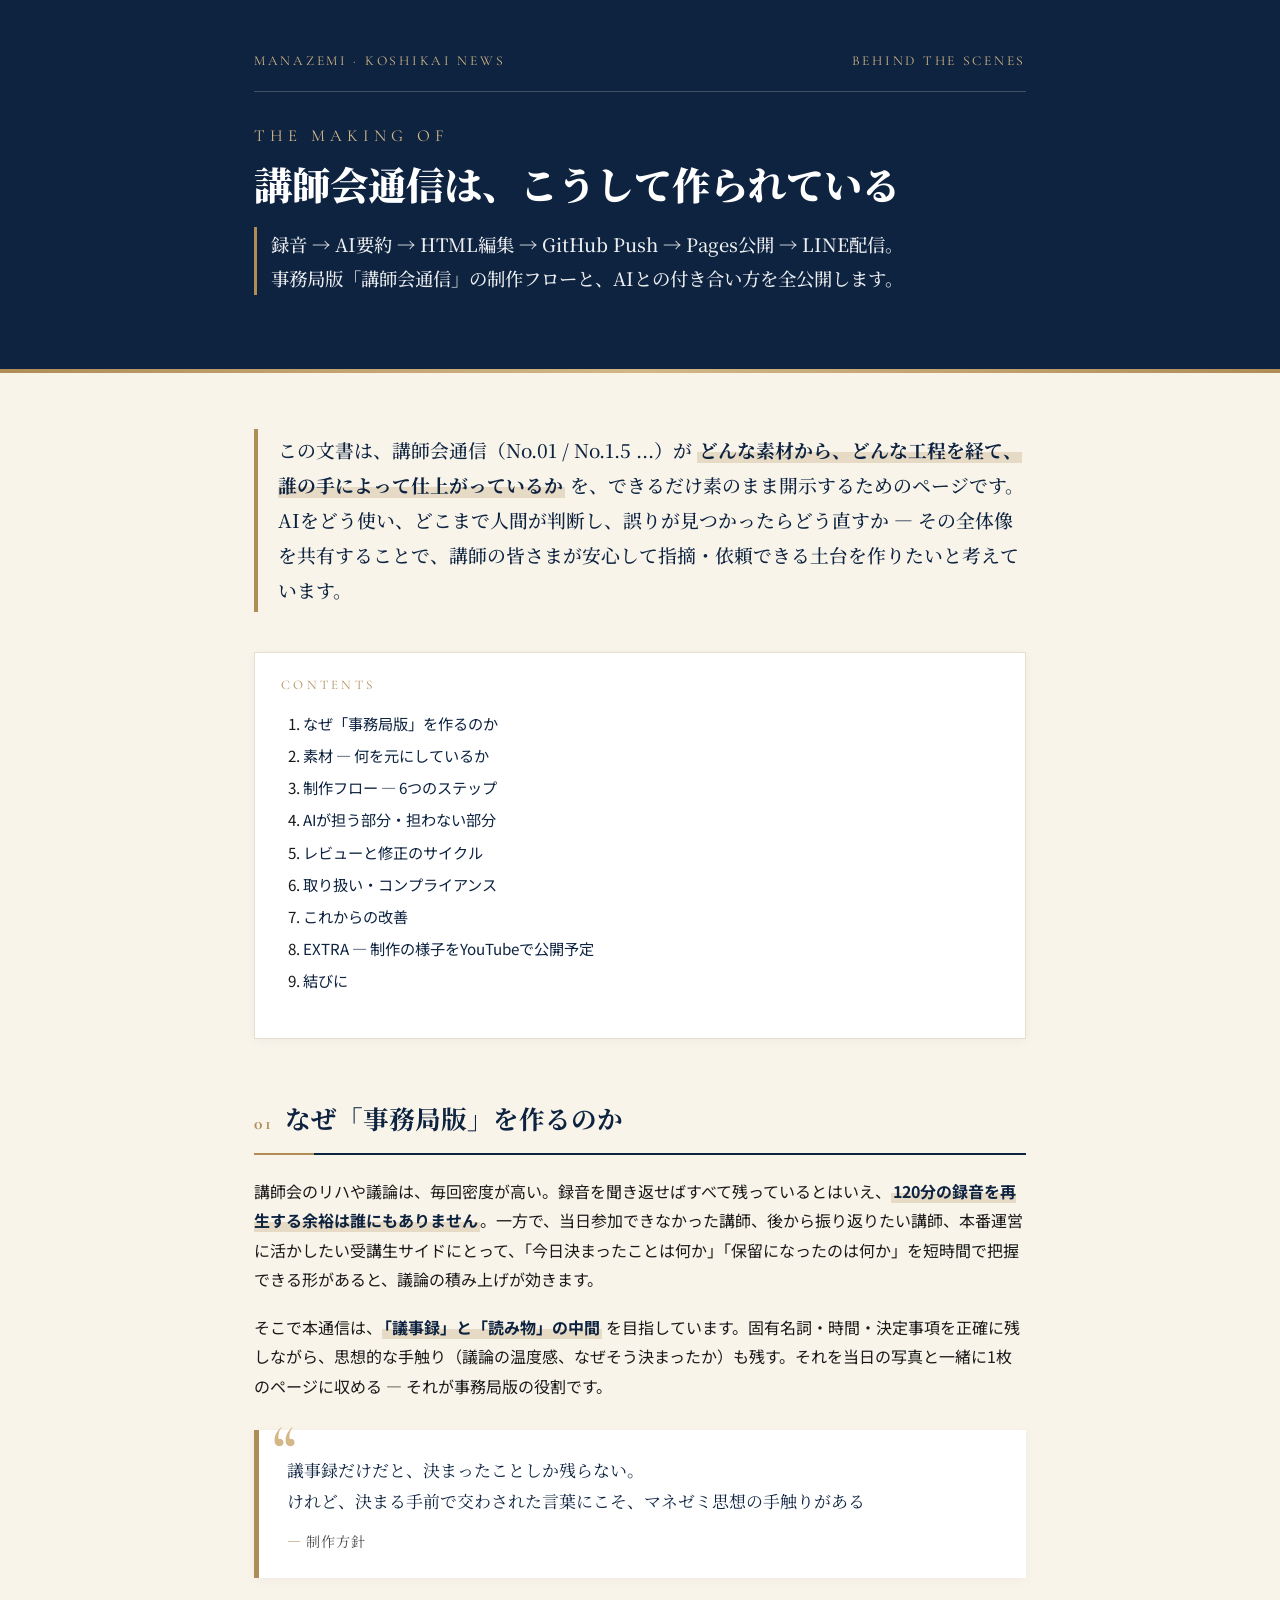
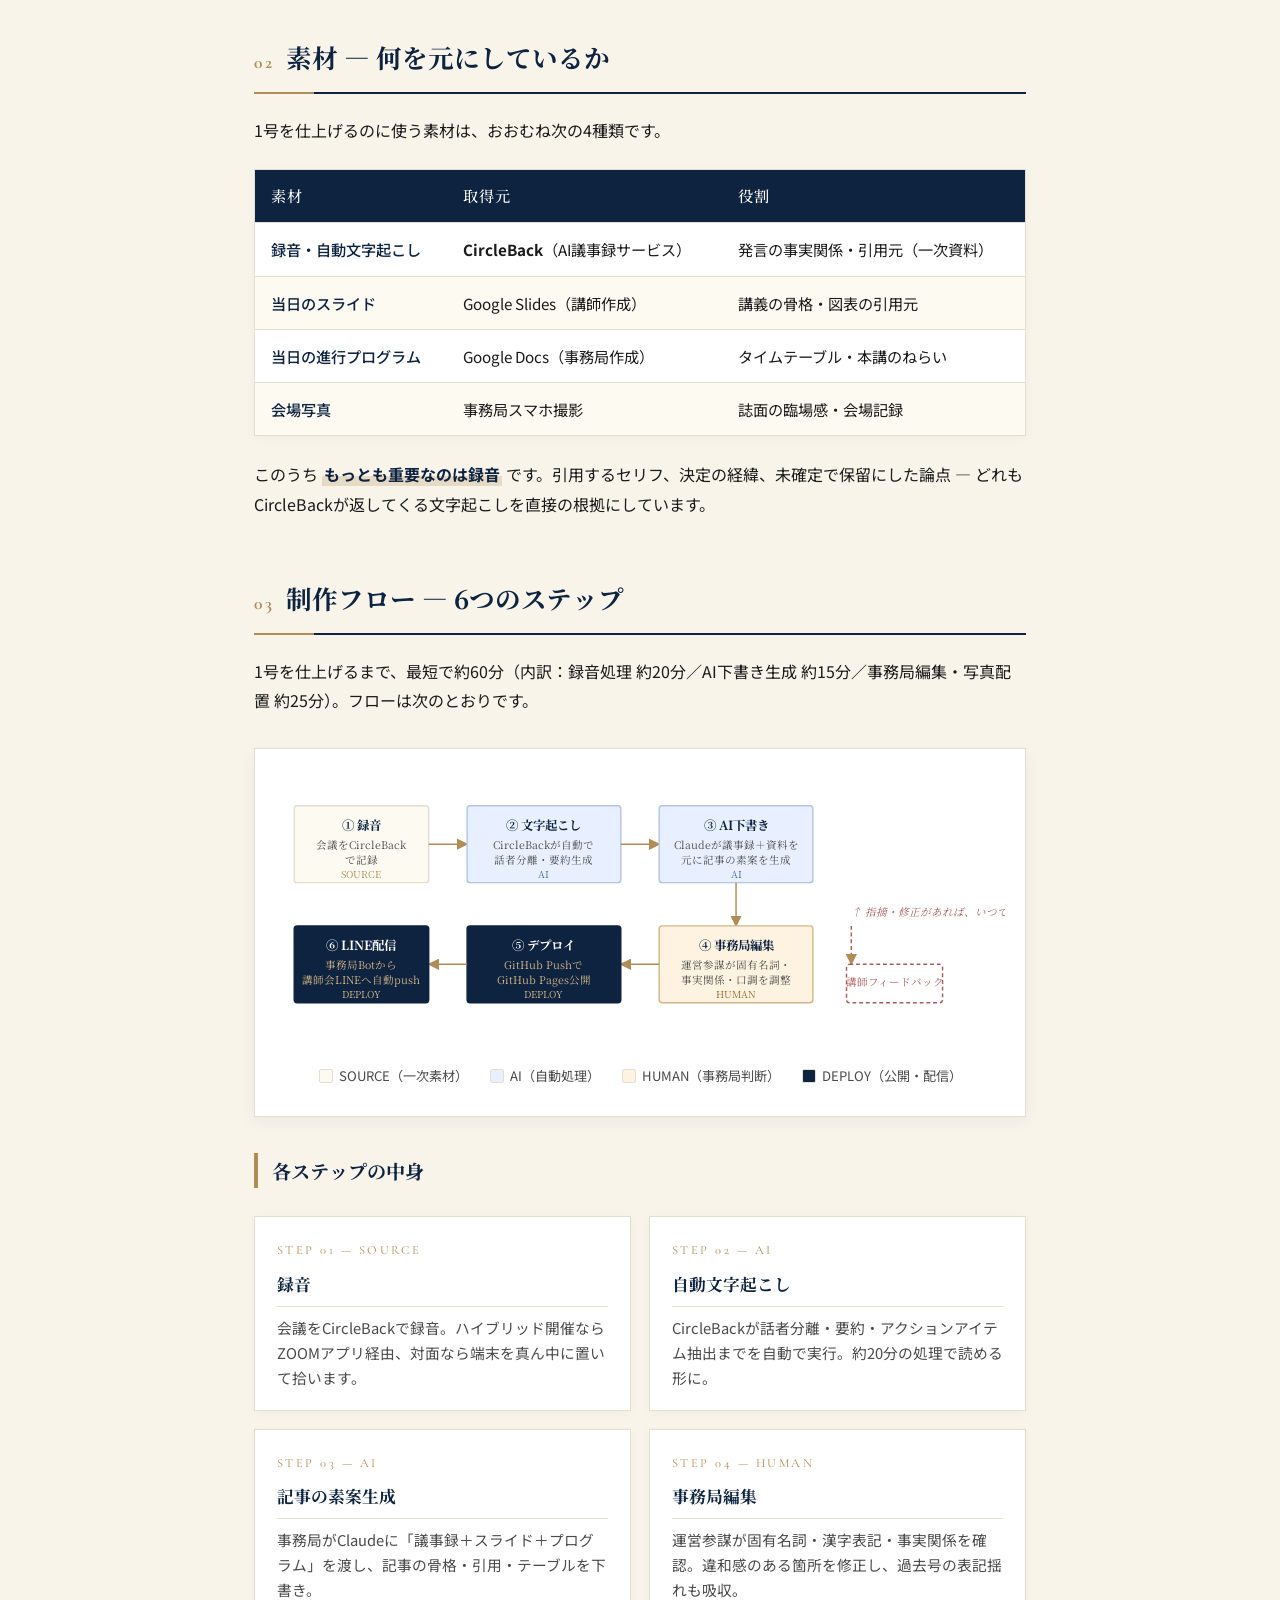
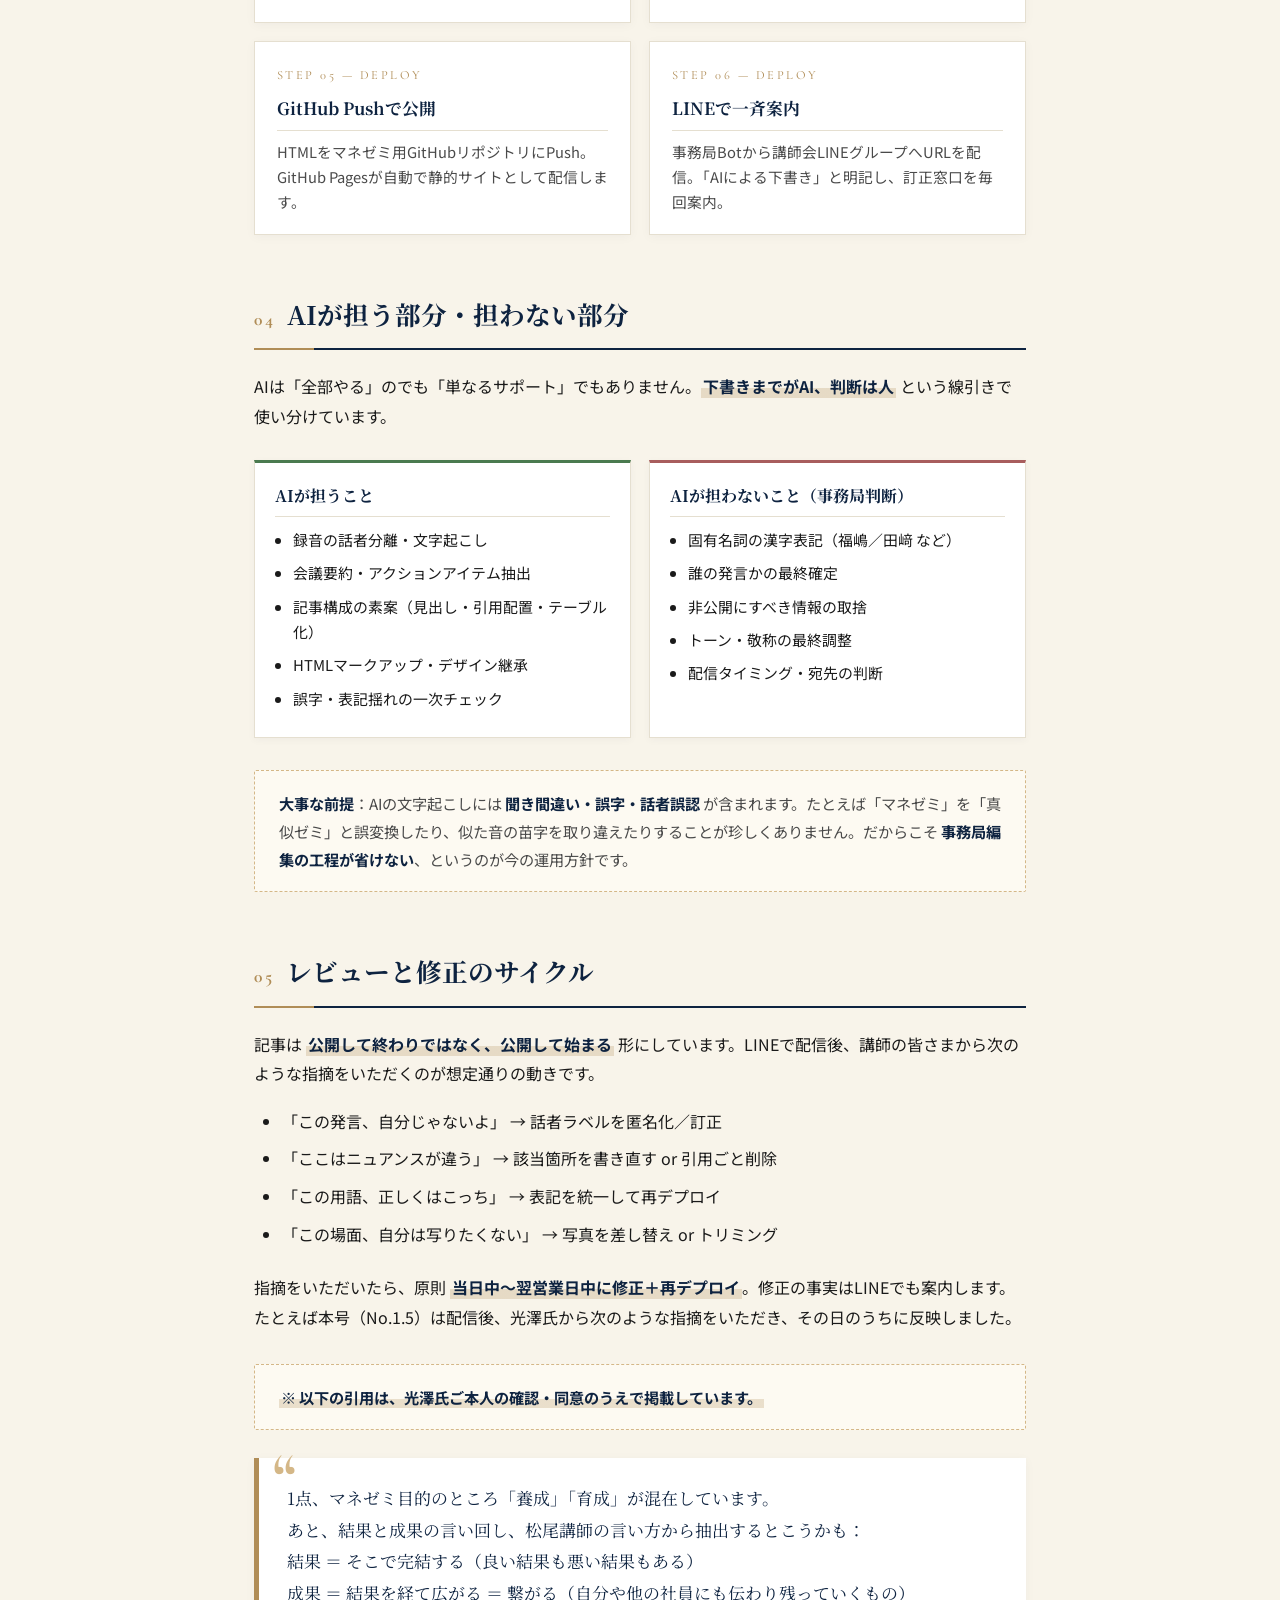
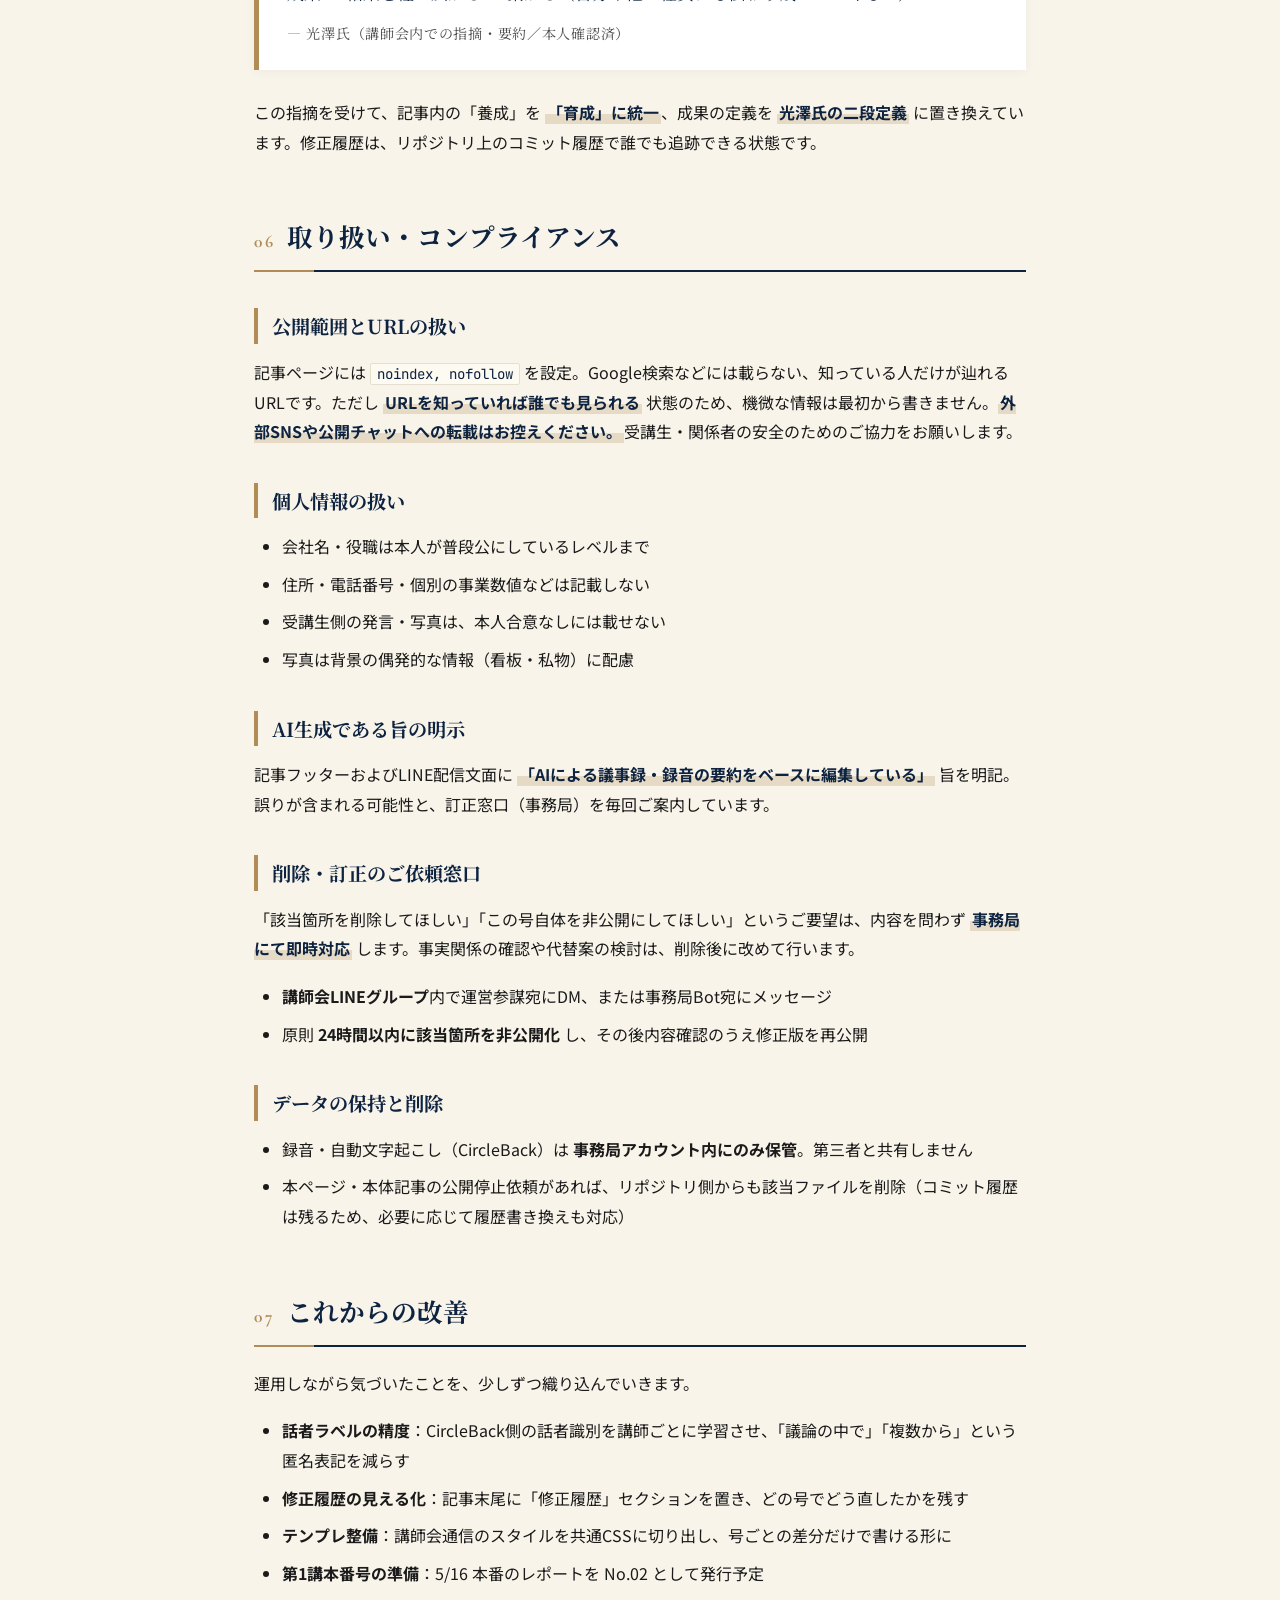
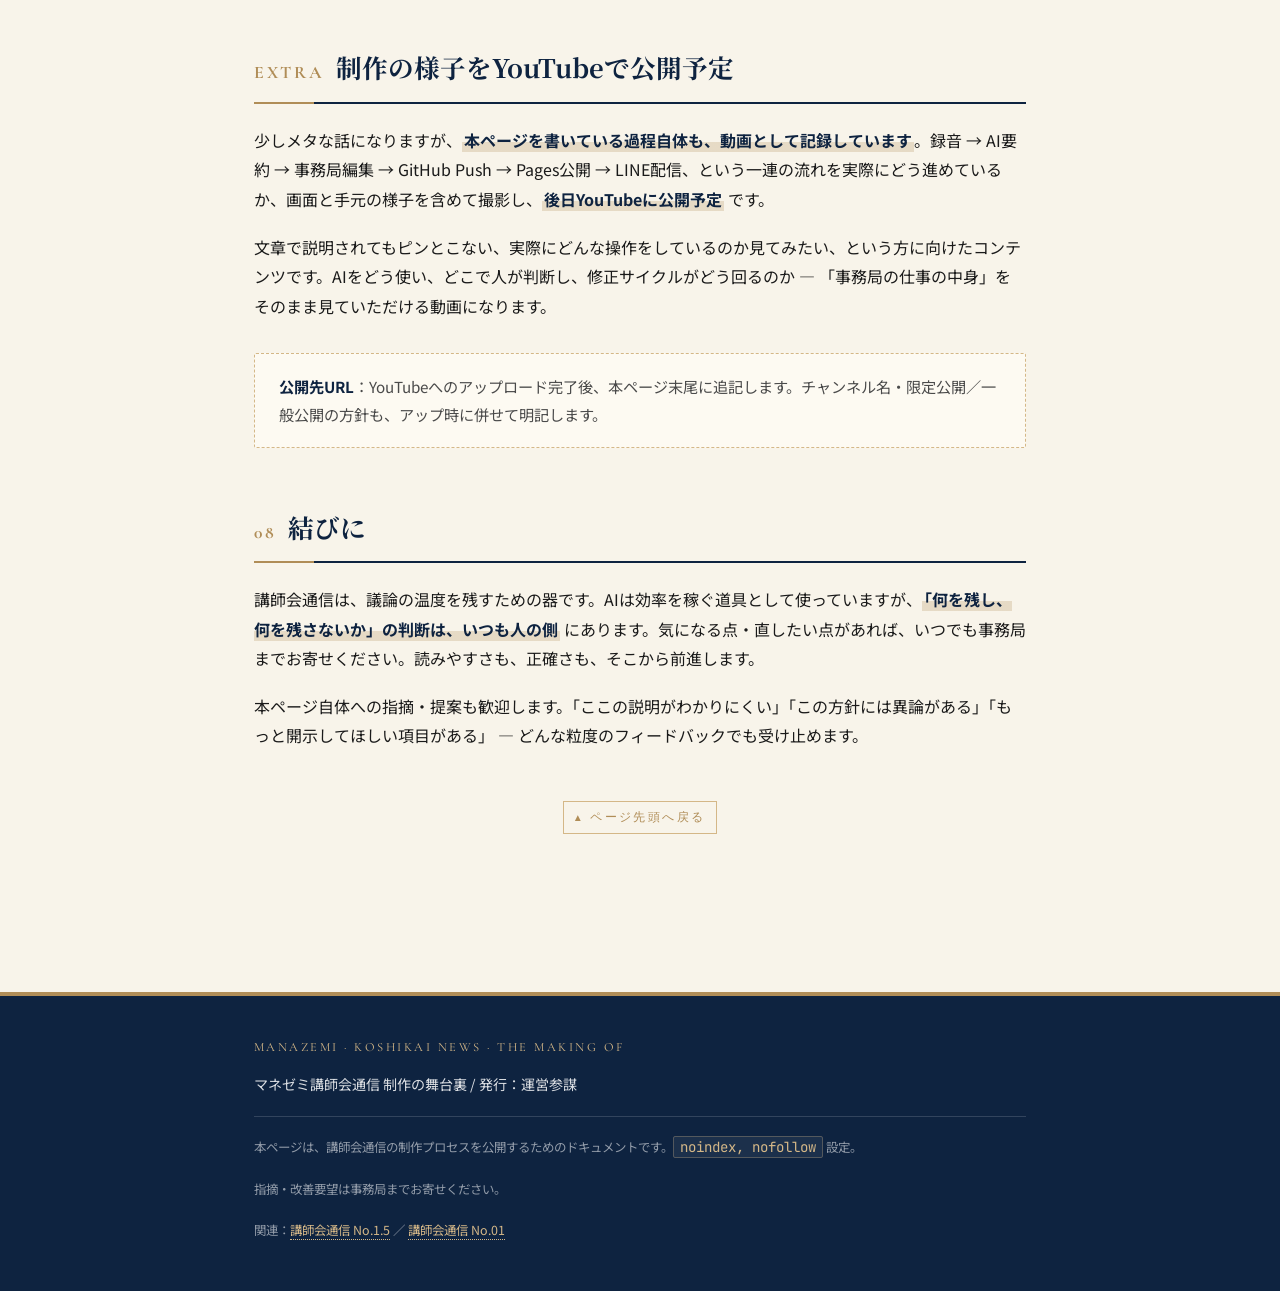
<file: koshikai-news/about-making/index.html>
<!DOCTYPE html>
<html lang="ja">
<head>
<meta charset="UTF-8">
<meta name="viewport" content="width=device-width, initial-scale=1.0">
<meta name="robots" content="noindex, nofollow">
<title>講師会通信 — 制作の舞台裏 / The Making of</title>
<link rel="preconnect" href="https://fonts.googleapis.com">
<link rel="preconnect" href="https://fonts.gstatic.com" crossorigin>
<link href="https://fonts.googleapis.com/css2?family=Noto+Sans+JP:wght@400;500;700&family=Noto+Serif+JP:wght@500;700;900&family=Cormorant+Garamond:wght@500;700&family=JetBrains+Mono:wght@400;500&display=swap" rel="stylesheet">
<style>
  :root {
    --navy: #0E2340;
    --navy-soft: #1a3556;
    --gold: #B08D57;
    --gold-soft: #d4b787;
    --paper: #f8f4ea;
    --paper-soft: #fdfaf2;
    --ink: #1a1a1a;
    --ink-soft: #4a4a4a;
    --line: #E5DFD0;
    --code-bg: #1a3556;
  }
  * { margin: 0; padding: 0; box-sizing: border-box; }
  html { scroll-behavior: smooth; }
  body {
    font-family: 'Noto Sans JP', sans-serif;
    background: var(--paper);
    color: var(--ink);
    line-height: 1.85;
    font-size: 16px;
  }
  .container { max-width: 820px; margin: 0 auto; padding: 0 24px; }

  /* Masthead */
  .masthead {
    background: var(--navy);
    color: #fff;
    padding: 48px 0 56px;
    border-bottom: 4px solid var(--gold);
    position: relative;
  }
  .masthead::after {
    content: '';
    position: absolute;
    bottom: -4px; left: 0; right: 0; height: 4px;
    background: linear-gradient(90deg, var(--gold) 0%, var(--gold-soft) 50%, var(--gold) 100%);
  }
  .masthead-top {
    display: flex; justify-content: space-between; align-items: baseline;
    border-bottom: 1px solid rgba(255,255,255,0.2);
    padding-bottom: 18px; margin-bottom: 28px;
    font-family: 'Cormorant Garamond', 'Noto Serif JP', serif;
    font-size: 0.85rem; letter-spacing: 0.2em; text-transform: uppercase;
    color: var(--gold-soft);
  }
  .masthead h1 {
    font-family: 'Noto Serif JP', serif;
    font-weight: 900;
    font-size: 2.4rem;
    line-height: 1.3;
    margin-bottom: 12px;
  }
  .masthead .kicker {
    font-family: 'Cormorant Garamond', serif;
    font-size: 1.05rem; letter-spacing: 0.3em;
    color: var(--gold-soft);
    margin-bottom: 8px;
  }
  .masthead .subtitle {
    font-family: 'Noto Serif JP', serif;
    font-size: 1.15rem; font-weight: 500;
    color: rgba(255,255,255,0.92);
    border-left: 3px solid var(--gold); padding-left: 14px;
    margin-top: 18px;
  }

  /* Body */
  article { padding: 56px 0 80px; }
  .lead {
    font-family: 'Noto Serif JP', serif;
    font-size: 1.18rem; font-weight: 500;
    border-left: 4px solid var(--gold);
    padding: 4px 0 4px 20px;
    margin-bottom: 40px;
    color: var(--navy);
  }
  h2 {
    font-family: 'Noto Serif JP', serif;
    font-size: 1.6rem; font-weight: 700;
    color: var(--navy);
    margin: 56px 0 22px;
    padding-bottom: 10px;
    border-bottom: 2px solid var(--navy);
    position: relative;
  }
  h2::before {
    content: ''; position: absolute; bottom: -2px; left: 0;
    width: 60px; height: 2px; background: var(--gold);
  }
  h2 .num {
    font-family: 'Cormorant Garamond', serif;
    font-size: 1.1rem; color: var(--gold);
    margin-right: 12px; letter-spacing: 0.15em;
  }
  h3 {
    font-family: 'Noto Serif JP', serif;
    font-size: 1.2rem; font-weight: 700;
    color: var(--navy);
    margin: 36px 0 14px;
    padding-left: 14px;
    border-left: 4px solid var(--gold);
  }
  h4 {
    font-family: 'Noto Serif JP', serif;
    font-size: 1.05rem; font-weight: 700;
    color: var(--navy-soft);
    margin: 28px 0 10px;
  }
  p { margin-bottom: 18px; }
  p strong { color: var(--navy); font-weight: 700; background: linear-gradient(transparent 60%, rgba(176,141,87,0.25) 60%); padding: 0 2px; }
  ol, ul { margin: 0 0 24px 28px; }
  li { margin-bottom: 8px; }

  /* Table */
  .table-wrap {
    margin: 24px 0;
    background: #fff; border: 1px solid var(--line);
    box-shadow: 0 2px 10px rgba(14,35,64,0.04);
    overflow-x: auto;
    position: relative;
  }
  .table-wrap::after {
    content: '';
    position: absolute; top: 0; right: 0;
    width: 28px; height: 100%;
    background: linear-gradient(90deg, transparent, rgba(14,35,64,0.08));
    pointer-events: none;
    opacity: 0; transition: opacity 0.2s;
  }
  @media (max-width: 600px) {
    .table-wrap::after { opacity: 1; }
  }
  table { width: 100%; border-collapse: collapse; }
  th, td { padding: 12px 16px; text-align: left; border-bottom: 1px solid var(--line); font-size: 0.95rem; vertical-align: top; }
  th { background: var(--navy); color: #fff; font-weight: 500; font-family: 'Noto Serif JP', serif; letter-spacing: 0.05em; }
  tr:last-child td { border-bottom: none; }
  td:first-child { font-weight: 500; color: var(--navy); white-space: nowrap; }
  tr:nth-child(even) td { background: var(--paper-soft); }

  /* Quote */
  blockquote {
    margin: 28px 0;
    padding: 24px 28px;
    background: #fff;
    border-left: 5px solid var(--gold);
    box-shadow: 0 2px 10px rgba(14,35,64,0.04);
    font-family: 'Noto Serif JP', serif;
    font-size: 1.06rem; line-height: 1.85;
    color: var(--navy);
    position: relative;
  }
  blockquote::before {
    content: '\201C';
    font-family: 'Cormorant Garamond', serif;
    font-size: 4rem; font-weight: 700;
    position: absolute; top: -14px; left: 14px;
    color: var(--gold-soft); line-height: 1;
  }
  blockquote cite {
    display: block; margin-top: 12px;
    font-size: 0.88rem; color: var(--ink-soft);
    font-style: normal; letter-spacing: 0.05em;
  }
  blockquote cite::before { content: '— '; color: var(--gold); }

  /* Note */
  .note {
    margin: 32px 0; padding: 18px 24px;
    background: var(--paper-soft); border: 1px dashed var(--gold-soft);
    font-size: 0.95rem; color: var(--ink-soft);
    border-radius: 2px;
  }
  .note strong { color: var(--navy); }

  /* Pillars */
  .pillars {
    display: grid;
    grid-template-columns: repeat(2, 1fr);
    gap: 18px;
    margin: 28px 0;
  }
  .pillar {
    background: #fff;
    border: 1px solid var(--line);
    padding: 22px 22px 20px;
    box-shadow: 0 2px 10px rgba(14,35,64,0.04);
    position: relative;
    transition: transform 0.2s ease, box-shadow 0.2s ease;
  }
  .pillar:hover {
    transform: translateY(-2px);
    box-shadow: 0 6px 18px rgba(14,35,64,0.10);
  }
  .pillar .ord {
    font-family: 'Cormorant Garamond', serif;
    font-size: 0.78rem; letter-spacing: 0.2em;
    color: var(--gold);
    text-transform: uppercase;
    margin-bottom: 6px;
  }
  .pillar .ttl {
    font-family: 'Noto Serif JP', serif;
    font-weight: 700; font-size: 1.05rem;
    color: var(--navy);
    margin-bottom: 8px;
    border-bottom: 1px solid var(--line);
    padding-bottom: 6px;
  }
  .pillar p { font-size: 0.92rem; margin: 0; color: var(--ink-soft); line-height: 1.7; }
  @media (max-width: 720px) {
    .pillars { grid-template-columns: 1fr; }
  }

  /* Flow diagram */
  .flow {
    margin: 32px 0;
    background: #fff;
    border: 1px solid var(--line);
    box-shadow: 0 4px 16px rgba(14,35,64,0.06);
    padding: 28px 20px;
    overflow-x: auto;
  }
  .flow svg { display: block; margin: 0 auto; max-width: 100%; height: auto; }
  .flow-legend {
    margin-top: 18px;
    display: flex; flex-wrap: wrap; gap: 12px 22px;
    font-size: 0.82rem; color: var(--ink-soft);
    justify-content: center;
  }
  .flow-legend .lg { display: inline-flex; align-items: center; gap: 6px; }
  .flow-legend .swatch { width: 14px; height: 14px; border-radius: 2px; border: 1px solid var(--line); }
  .sw-source { background: #fdfaf2; }
  .sw-ai { background: #e8f0ff; border-color: #b4c5e2; }
  .sw-human { background: #fdf3e0; border-color: #d4b787; }
  .sw-deploy { background: var(--navy); border-color: var(--navy); }

  /* Code */
  code, pre {
    font-family: 'JetBrains Mono', 'Menlo', monospace;
    font-size: 0.88rem;
  }
  pre {
    background: var(--code-bg);
    color: #e8f0ff;
    padding: 18px 22px;
    border-radius: 4px;
    overflow-x: auto;
    line-height: 1.65;
    margin: 18px 0;
    border-left: 3px solid var(--gold);
  }
  code.inline {
    background: var(--paper-soft);
    border: 1px solid var(--line);
    color: var(--navy);
    padding: 1px 6px;
    border-radius: 2px;
  }

  /* Section divider */
  .divider {
    text-align: center;
    margin: 48px 0;
    color: var(--gold);
    letter-spacing: 0.5em;
    font-family: 'Cormorant Garamond', serif;
  }
  .divider::before, .divider::after {
    content: ''; display: inline-block; width: 80px; height: 1px;
    background: var(--gold); vertical-align: middle; margin: 0 14px;
  }

  /* Pros/Cons cards */
  .pc-grid {
    display: grid; grid-template-columns: 1fr 1fr;
    gap: 18px; margin: 28px 0;
  }
  .pc-card {
    background: #fff; border: 1px solid var(--line);
    padding: 18px 20px; box-shadow: 0 2px 8px rgba(14,35,64,0.04);
  }
  .pc-card.pro { border-top: 3px solid #4a7a4f; }
  .pc-card.con { border-top: 3px solid #a85d5d; }
  .pc-card .ttl {
    font-family: 'Noto Serif JP', serif;
    font-weight: 700; color: var(--navy);
    margin-bottom: 10px;
    padding-bottom: 6px;
    border-bottom: 1px solid var(--line);
  }
  .pc-card ul { margin: 0 0 0 18px; }
  .pc-card li { font-size: 0.93rem; line-height: 1.7; }
  @media (max-width: 720px) { .pc-grid { grid-template-columns: 1fr; } }

  /* Footer */
  footer {
    background: var(--navy); color: rgba(255,255,255,0.85);
    padding: 40px 0 32px; margin-top: 60px;
    border-top: 4px solid var(--gold);
  }
  footer .container { font-size: 0.88rem; line-height: 1.8; }
  footer .colophon { font-family: 'Cormorant Garamond', serif; letter-spacing: 0.2em; font-size: 0.78rem; color: var(--gold-soft); margin-bottom: 14px; text-transform: uppercase; }
  footer hr { border: none; border-top: 1px solid rgba(255,255,255,0.15); margin: 18px 0; }
  footer .source { font-size: 0.78rem; color: rgba(255,255,255,0.55); }
  footer a { color: var(--gold-soft); text-decoration: none; border-bottom: 1px dotted var(--gold-soft); }

  /* TOC */
  .toc {
    background: #fff; border: 1px solid var(--line);
    padding: 20px 26px; margin: 28px 0 40px;
    box-shadow: 0 2px 10px rgba(14,35,64,0.04);
  }
  .toc .ttl {
    font-family: 'Cormorant Garamond', serif;
    color: var(--gold); font-size: 0.82rem; letter-spacing: 0.25em;
    margin-bottom: 12px; text-transform: uppercase;
  }
  .toc ol { margin-left: 22px; }
  .toc li { margin-bottom: 4px; font-size: 0.95rem; }
  .toc a { color: var(--navy); text-decoration: none; border-bottom: 1px solid transparent; transition: border-color 0.2s; }
  .toc a:hover { border-bottom-color: var(--gold); }

  /* Focus visibility (accessibility) */
  a:focus-visible, button:focus-visible {
    outline: 2px solid var(--gold);
    outline-offset: 3px;
    border-radius: 2px;
  }

  /* Back to top */
  .back-to-top {
    display: inline-block;
    margin-top: 18px;
    font-family: 'Cormorant Garamond', serif;
    font-size: 0.78rem; letter-spacing: 0.2em;
    color: var(--gold); text-transform: uppercase;
    text-decoration: none;
    padding: 4px 10px;
    border: 1px solid var(--gold-soft);
    transition: background 0.2s, color 0.2s;
  }
  .back-to-top:hover { background: var(--gold); color: #fff; }

  /* Flow figure: mobile scroll hint */
  @media (max-width: 720px) {
    .flow { padding: 16px 8px; }
    .flow::before {
      content: '← 横にスワイプで全体表示 →';
      display: block;
      font-size: 0.78rem;
      color: var(--gold);
      text-align: center;
      margin-bottom: 10px;
      letter-spacing: 0.1em;
    }
    .flow svg { min-width: 720px; max-width: none; }
  }

  /* Responsive */
  @media (max-width: 600px) {
    body { font-size: 17px; }
    .masthead h1 { font-size: 1.7rem; }
    .masthead-top { flex-direction: column; gap: 8px; align-items: flex-start; }
    h2 { font-size: 1.3rem; }
    article { padding: 40px 0 60px; }
    .pillars { grid-template-columns: 1fr; }
  }
</style>
</head>
<body>

<header class="masthead" id="top">
  <div class="container">
    <div class="masthead-top">
      <span>MANAZEMI &middot; KOSHIKAI NEWS</span>
      <span>BEHIND THE SCENES</span>
    </div>
    <div class="kicker">THE MAKING OF</div>
    <h1>講師会通信は、こうして作られている</h1>
    <p class="subtitle">録音 → AI要約 → HTML編集 → GitHub Push → Pages公開 → LINE配信。<br>
    事務局版「講師会通信」の制作フローと、AIとの付き合い方を全公開します。</p>
  </div>
</header>

<article>
  <div class="container">

    <p class="lead">この文書は、講師会通信（No.01 / No.1.5 ...）が <strong>どんな素材から、どんな工程を経て、誰の手によって仕上がっているか</strong> を、できるだけ素のまま開示するためのページです。AIをどう使い、どこまで人間が判断し、誤りが見つかったらどう直すか — その全体像を共有することで、講師の皆さまが安心して指摘・依頼できる土台を作りたいと考えています。</p>

    <div class="toc">
      <div class="ttl">CONTENTS</div>
      <ol>
        <li><a href="#why">なぜ「事務局版」を作るのか</a></li>
        <li><a href="#sources">素材 — 何を元にしているか</a></li>
        <li><a href="#flow">制作フロー — 6つのステップ</a></li>
        <li><a href="#ai-role">AIが担う部分・担わない部分</a></li>
        <li><a href="#review">レビューと修正のサイクル</a></li>
        <li><a href="#compliance">取り扱い・コンプライアンス</a></li>
        <li><a href="#roadmap">これからの改善</a></li>
        <li><a href="#video">EXTRA — 制作の様子をYouTubeで公開予定</a></li>
        <li><a href="#closing">結びに</a></li>
      </ol>
    </div>

    <h2 id="why"><span class="num">01</span>なぜ「事務局版」を作るのか</h2>

    <p>講師会のリハや議論は、毎回密度が高い。録音を聞き返せばすべて残っているとはいえ、<strong>120分の録音を再生する余裕は誰にもありません</strong>。一方で、当日参加できなかった講師、後から振り返りたい講師、本番運営に活かしたい受講生サイドにとって、「今日決まったことは何か」「保留になったのは何か」を短時間で把握できる形があると、議論の積み上げが効きます。</p>

    <p>そこで本通信は、<strong>「議事録」と「読み物」の中間</strong> を目指しています。固有名詞・時間・決定事項を正確に残しながら、思想的な手触り（議論の温度感、なぜそう決まったか）も残す。それを当日の写真と一緒に1枚のページに収める — それが事務局版の役割です。</p>

    <blockquote>
      議事録だけだと、決まったことしか残らない。<br>
      けれど、決まる手前で交わされた言葉にこそ、マネゼミ思想の手触りがある
      <cite>制作方針</cite>
    </blockquote>

    <h2 id="sources"><span class="num">02</span>素材 — 何を元にしているか</h2>

    <p>1号を仕上げるのに使う素材は、おおむね次の4種類です。</p>

    <div class="table-wrap">
      <table>
        <thead>
          <tr><th>素材</th><th>取得元</th><th>役割</th></tr>
        </thead>
        <tbody>
          <tr><td>録音・自動文字起こし</td><td><strong>CircleBack</strong>（AI議事録サービス）</td><td>発言の事実関係・引用元（一次資料）</td></tr>
          <tr><td>当日のスライド</td><td>Google Slides（講師作成）</td><td>講義の骨格・図表の引用元</td></tr>
          <tr><td>当日の進行プログラム</td><td>Google Docs（事務局作成）</td><td>タイムテーブル・本講のねらい</td></tr>
          <tr><td>会場写真</td><td>事務局スマホ撮影</td><td>誌面の臨場感・会場記録</td></tr>
        </tbody>
      </table>
    </div>

    <p>このうち <strong>もっとも重要なのは録音</strong> です。引用するセリフ、決定の経緯、未確定で保留にした論点 — どれもCircleBackが返してくる文字起こしを直接の根拠にしています。</p>

    <h2 id="flow"><span class="num">03</span>制作フロー — 6つのステップ</h2>

    <p>1号を仕上げるまで、最短で約60分（内訳：録音処理 約20分／AI下書き生成 約15分／事務局編集・写真配置 約25分）。フローは次のとおりです。</p>

    <div class="flow" aria-label="制作フロー図">
      <svg viewBox="0 0 760 280" xmlns="http://www.w3.org/2000/svg" role="img" aria-labelledby="flow-title flow-desc">
        <title id="flow-title">録音からLINE配信までの6ステップ</title>
        <desc id="flow-desc">録音→AI文字起こし→AI下書き→事務局編集→GitHub Pages公開→LINE配信、の6ステップを示すフロー図。任意のステップから「講師フィードバック」を経て編集工程に戻るループ構造。</desc>
        <defs>
          <marker id="arrow" viewBox="0 0 10 10" refX="9" refY="5" markerWidth="8" markerHeight="8" orient="auto">
            <path d="M0,0 L10,5 L0,10 Z" fill="#B08D57"/>
          </marker>
        </defs>
        <!-- Row 1: 1-2-3 -->
        <g font-family="Noto Serif JP, serif" font-size="13" fill="#0E2340">
          <!-- Step 1: Recording -->
          <rect x="20" y="30" width="140" height="80" rx="3" fill="#fdfaf2" stroke="#E5DFD0" stroke-width="1.5"/>
          <text x="90" y="55" text-anchor="middle" font-weight="700">① 録音</text>
          <text x="90" y="75" text-anchor="middle" font-size="11" fill="#4a4a4a">会議をCircleBack</text>
          <text x="90" y="91" text-anchor="middle" font-size="11" fill="#4a4a4a">で記録</text>
          <text x="90" y="105" text-anchor="middle" font-size="10" fill="#B08D57">SOURCE</text>

          <!-- Arrow 1->2 -->
          <line x1="160" y1="70" x2="200" y2="70" stroke="#B08D57" stroke-width="1.5" marker-end="url(#arrow)"/>

          <!-- Step 2: AI Transcribe -->
          <rect x="200" y="30" width="160" height="80" rx="3" fill="#e8f0ff" stroke="#b4c5e2" stroke-width="1.5"/>
          <text x="280" y="55" text-anchor="middle" font-weight="700">② 文字起こし</text>
          <text x="280" y="75" text-anchor="middle" font-size="11" fill="#4a4a4a">CircleBackが自動で</text>
          <text x="280" y="91" text-anchor="middle" font-size="11" fill="#4a4a4a">話者分離・要約生成</text>
          <text x="280" y="105" text-anchor="middle" font-size="10" fill="#4a6db5">AI</text>

          <!-- Arrow 2->3 -->
          <line x1="360" y1="70" x2="400" y2="70" stroke="#B08D57" stroke-width="1.5" marker-end="url(#arrow)"/>

          <!-- Step 3: AI Draft -->
          <rect x="400" y="30" width="160" height="80" rx="3" fill="#e8f0ff" stroke="#b4c5e2" stroke-width="1.5"/>
          <text x="480" y="55" text-anchor="middle" font-weight="700">③ AI下書き</text>
          <text x="480" y="75" text-anchor="middle" font-size="11" fill="#4a4a4a">Claudeが議事録＋資料を</text>
          <text x="480" y="91" text-anchor="middle" font-size="11" fill="#4a4a4a">元に記事の素案を生成</text>
          <text x="480" y="105" text-anchor="middle" font-size="10" fill="#4a6db5">AI</text>

          <!-- Down arrow 3->4 -->
          <line x1="480" y1="110" x2="480" y2="155" stroke="#B08D57" stroke-width="1.5" marker-end="url(#arrow)"/>

          <!-- Step 4: Human edit -->
          <rect x="400" y="155" width="160" height="80" rx="3" fill="#fdf3e0" stroke="#d4b787" stroke-width="1.5"/>
          <text x="480" y="180" text-anchor="middle" font-weight="700">④ 事務局編集</text>
          <text x="480" y="200" text-anchor="middle" font-size="11" fill="#4a4a4a">運営参謀が固有名詞・</text>
          <text x="480" y="216" text-anchor="middle" font-size="11" fill="#4a4a4a">事実関係・口調を調整</text>
          <text x="480" y="230" text-anchor="middle" font-size="10" fill="#a06a30">HUMAN</text>

          <!-- Arrow 4->5 (left) -->
          <line x1="400" y1="195" x2="360" y2="195" stroke="#B08D57" stroke-width="1.5" marker-end="url(#arrow)"/>

          <!-- Step 5: Deploy -->
          <rect x="200" y="155" width="160" height="80" rx="3" fill="#0E2340" stroke="#0E2340" stroke-width="1.5"/>
          <text x="280" y="180" text-anchor="middle" font-weight="700" fill="#fff">⑤ デプロイ</text>
          <text x="280" y="200" text-anchor="middle" font-size="11" fill="#d4b787">GitHub Pushで</text>
          <text x="280" y="216" text-anchor="middle" font-size="11" fill="#d4b787">GitHub Pages公開</text>
          <text x="280" y="230" text-anchor="middle" font-size="10" fill="#d4b787">DEPLOY</text>

          <!-- Arrow 5->6 (left) -->
          <line x1="200" y1="195" x2="160" y2="195" stroke="#B08D57" stroke-width="1.5" marker-end="url(#arrow)"/>

          <!-- Step 6: LINE -->
          <rect x="20" y="155" width="140" height="80" rx="3" fill="#0E2340" stroke="#0E2340" stroke-width="1.5"/>
          <text x="90" y="180" text-anchor="middle" font-weight="700" fill="#fff">⑥ LINE配信</text>
          <text x="90" y="200" text-anchor="middle" font-size="11" fill="#d4b787">事務局Botから</text>
          <text x="90" y="216" text-anchor="middle" font-size="11" fill="#d4b787">講師会LINEへ自動push</text>
          <text x="90" y="230" text-anchor="middle" font-size="10" fill="#d4b787">DEPLOY</text>

          <!-- Feedback loop label -->
          <text x="600" y="145" font-size="11" fill="#a85d5d" font-style="italic">↑ 指摘・修正があれば、いつでもここに戻る</text>
          <line x1="600" y1="155" x2="600" y2="195" stroke="#a85d5d" stroke-width="1.5" stroke-dasharray="4 3" marker-end="url(#arrow)"/>
          <rect x="595" y="195" width="100" height="40" rx="3" fill="none" stroke="#a85d5d" stroke-width="1.5" stroke-dasharray="4 3"/>
          <text x="645" y="218" text-anchor="middle" font-size="11" fill="#a85d5d">講師フィードバック</text>
        </g>
      </svg>
      <div class="flow-legend">
        <span class="lg"><span class="swatch sw-source"></span> SOURCE（一次素材）</span>
        <span class="lg"><span class="swatch sw-ai"></span> AI（自動処理）</span>
        <span class="lg"><span class="swatch sw-human"></span> HUMAN（事務局判断）</span>
        <span class="lg"><span class="swatch sw-deploy"></span> DEPLOY（公開・配信）</span>
      </div>
    </div>

    <h3>各ステップの中身</h3>

    <div class="pillars">
      <div class="pillar">
        <div class="ord">STEP 01 — SOURCE</div>
        <div class="ttl">録音</div>
        <p>会議をCircleBackで録音。ハイブリッド開催ならZOOMアプリ経由、対面なら端末を真ん中に置いて拾います。</p>
      </div>
      <div class="pillar">
        <div class="ord">STEP 02 — AI</div>
        <div class="ttl">自動文字起こし</div>
        <p>CircleBackが話者分離・要約・アクションアイテム抽出までを自動で実行。約20分の処理で読める形に。</p>
      </div>
      <div class="pillar">
        <div class="ord">STEP 03 — AI</div>
        <div class="ttl">記事の素案生成</div>
        <p>事務局がClaudeに「議事録＋スライド＋プログラム」を渡し、記事の骨格・引用・テーブルを下書き。</p>
      </div>
      <div class="pillar">
        <div class="ord">STEP 04 — HUMAN</div>
        <div class="ttl">事務局編集</div>
        <p>運営参謀が固有名詞・漢字表記・事実関係を確認。違和感のある箇所を修正し、過去号の表記揺れも吸収。</p>
      </div>
      <div class="pillar">
        <div class="ord">STEP 05 — DEPLOY</div>
        <div class="ttl">GitHub Pushで公開</div>
        <p>HTMLをマネゼミ用GitHubリポジトリにPush。GitHub Pagesが自動で静的サイトとして配信します。</p>
      </div>
      <div class="pillar">
        <div class="ord">STEP 06 — DEPLOY</div>
        <div class="ttl">LINEで一斉案内</div>
        <p>事務局Botから講師会LINEグループへURLを配信。「AIによる下書き」と明記し、訂正窓口を毎回案内。</p>
      </div>
    </div>

    <h2 id="ai-role"><span class="num">04</span>AIが担う部分・担わない部分</h2>

    <p>AIは「全部やる」のでも「単なるサポート」でもありません。<strong>下書きまでがAI、判断は人</strong> という線引きで使い分けています。</p>

    <div class="pc-grid">
      <div class="pc-card pro">
        <div class="ttl">AIが担うこと</div>
        <ul>
          <li>録音の話者分離・文字起こし</li>
          <li>会議要約・アクションアイテム抽出</li>
          <li>記事構成の素案（見出し・引用配置・テーブル化）</li>
          <li>HTMLマークアップ・デザイン継承</li>
          <li>誤字・表記揺れの一次チェック</li>
        </ul>
      </div>
      <div class="pc-card con">
        <div class="ttl">AIが担わないこと（事務局判断）</div>
        <ul>
          <li>固有名詞の漢字表記（福嶋／田﨑 など）</li>
          <li>誰の発言かの最終確定</li>
          <li>非公開にすべき情報の取捨</li>
          <li>トーン・敬称の最終調整</li>
          <li>配信タイミング・宛先の判断</li>
        </ul>
      </div>
    </div>

    <div class="note">
      <strong>大事な前提</strong>：AIの文字起こしには <strong>聞き間違い・誤字・話者誤認</strong> が含まれます。たとえば「マネゼミ」を「真似ゼミ」と誤変換したり、似た音の苗字を取り違えたりすることが珍しくありません。だからこそ <strong>事務局編集の工程が省けない</strong>、というのが今の運用方針です。
    </div>

    <h2 id="review"><span class="num">05</span>レビューと修正のサイクル</h2>

    <p>記事は <strong>公開して終わりではなく、公開して始まる</strong> 形にしています。LINEで配信後、講師の皆さまから次のような指摘をいただくのが想定通りの動きです。</p>

    <ul>
      <li>「この発言、自分じゃないよ」 → 話者ラベルを匿名化／訂正</li>
      <li>「ここはニュアンスが違う」 → 該当箇所を書き直す or 引用ごと削除</li>
      <li>「この用語、正しくはこっち」 → 表記を統一して再デプロイ</li>
      <li>「この場面、自分は写りたくない」 → 写真を差し替え or トリミング</li>
    </ul>

    <p>指摘をいただいたら、原則 <strong>当日中〜翌営業日中に修正＋再デプロイ</strong>。修正の事実はLINEでも案内します。たとえば本号（No.1.5）は配信後、光澤氏から次のような指摘をいただき、その日のうちに反映しました。</p>

    <p class="note" style="margin-bottom: 12px;"><strong>※ 以下の引用は、光澤氏ご本人の確認・同意のうえで掲載しています。</strong></p>

    <blockquote>
      1点、マネゼミ目的のところ「養成」「育成」が混在しています。<br>
      あと、結果と成果の言い回し、松尾講師の言い方から抽出するとこうかも：<br>
      結果 ＝ そこで完結する（良い結果も悪い結果もある）<br>
      成果 ＝ 結果を経て広がる ＝ 繋がる（自分や他の社員にも伝わり残っていくもの）
      <cite>光澤氏（講師会内での指摘・要約／本人確認済）</cite>
    </blockquote>

    <p>この指摘を受けて、記事内の「養成」を <strong>「育成」に統一</strong>、成果の定義を <strong>光澤氏の二段定義</strong> に置き換えています。修正履歴は、リポジトリ上のコミット履歴で誰でも追跡できる状態です。</p>

    <h2 id="compliance"><span class="num">06</span>取り扱い・コンプライアンス</h2>

    <h3>公開範囲とURLの扱い</h3>
    <p>記事ページには <code class="inline">noindex, nofollow</code> を設定。Google検索などには載らない、知っている人だけが辿れるURLです。ただし <strong>URLを知っていれば誰でも見られる</strong> 状態のため、機微な情報は最初から書きません。<strong>外部SNSや公開チャットへの転載はお控えください。</strong>受講生・関係者の安全のためのご協力をお願いします。</p>

    <h3>個人情報の扱い</h3>
    <ul>
      <li>会社名・役職は本人が普段公にしているレベルまで</li>
      <li>住所・電話番号・個別の事業数値などは記載しない</li>
      <li>受講生側の発言・写真は、本人合意なしには載せない</li>
      <li>写真は背景の偶発的な情報（看板・私物）に配慮</li>
    </ul>

    <h3>AI生成である旨の明示</h3>
    <p>記事フッターおよびLINE配信文面に <strong>「AIによる議事録・録音の要約をベースに編集している」</strong> 旨を明記。誤りが含まれる可能性と、訂正窓口（事務局）を毎回ご案内しています。</p>

    <h3>削除・訂正のご依頼窓口</h3>
    <p>「該当箇所を削除してほしい」「この号自体を非公開にしてほしい」というご要望は、内容を問わず <strong>事務局にて即時対応</strong> します。事実関係の確認や代替案の検討は、削除後に改めて行います。</p>
    <ul>
      <li><strong>講師会LINEグループ</strong>内で運営参謀宛にDM、または事務局Bot宛にメッセージ</li>
      <li>原則 <strong>24時間以内に該当箇所を非公開化</strong> し、その後内容確認のうえ修正版を再公開</li>
    </ul>

    <h3>データの保持と削除</h3>
    <ul>
      <li>録音・自動文字起こし（CircleBack）は <strong>事務局アカウント内にのみ保管</strong>。第三者と共有しません</li>
      <li>本ページ・本体記事の公開停止依頼があれば、リポジトリ側からも該当ファイルを削除（コミット履歴は残るため、必要に応じて履歴書き換えも対応）</li>
    </ul>

    <h2 id="roadmap"><span class="num">07</span>これからの改善</h2>

    <p>運用しながら気づいたことを、少しずつ織り込んでいきます。</p>

    <ul>
      <li><strong>話者ラベルの精度</strong>：CircleBack側の話者識別を講師ごとに学習させ、「議論の中で」「複数から」という匿名表記を減らす</li>
      <li><strong>修正履歴の見える化</strong>：記事末尾に「修正履歴」セクションを置き、どの号でどう直したかを残す</li>
      <li><strong>テンプレ整備</strong>：講師会通信のスタイルを共通CSSに切り出し、号ごとの差分だけで書ける形に</li>
      <li><strong>第1講本番号の準備</strong>：5/16 本番のレポートを No.02 として発行予定</li>
    </ul>

    <h2 id="video"><span class="num">EXTRA</span>制作の様子をYouTubeで公開予定</h2>

    <p>少しメタな話になりますが、<strong>本ページを書いている過程自体も、動画として記録しています</strong>。録音 → AI要約 → 事務局編集 → GitHub Push → Pages公開 → LINE配信、という一連の流れを実際にどう進めているか、画面と手元の様子を含めて撮影し、<strong>後日YouTubeに公開予定</strong> です。</p>

    <p>文章で説明されてもピンとこない、実際にどんな操作をしているのか見てみたい、という方に向けたコンテンツです。AIをどう使い、どこで人が判断し、修正サイクルがどう回るのか — 「事務局の仕事の中身」をそのまま見ていただける動画になります。</p>

    <div class="note">
      <strong>公開先URL</strong>：YouTubeへのアップロード完了後、本ページ末尾に追記します。チャンネル名・限定公開／一般公開の方針も、アップ時に併せて明記します。
    </div>

    <h2 id="closing"><span class="num">08</span>結びに</h2>

    <p>講師会通信は、議論の温度を残すための器です。AIは効率を稼ぐ道具として使っていますが、<strong>「何を残し、何を残さないか」の判断は、いつも人の側</strong> にあります。気になる点・直したい点があれば、いつでも事務局までお寄せください。読みやすさも、正確さも、そこから前進します。</p>

    <p>本ページ自体への指摘・提案も歓迎します。「ここの説明がわかりにくい」「この方針には異論がある」「もっと開示してほしい項目がある」 — どんな粒度のフィードバックでも受け止めます。</p>

    <p style="text-align: center; margin-top: 32px;">
      <a href="#top" class="back-to-top">▲ ページ先頭へ戻る</a>
    </p>

  </div>
</article>

<footer>
  <div class="container">
    <div class="colophon">Manazemi · Koshikai News · The Making of</div>
    <p>マネゼミ講師会通信 制作の舞台裏 / 発行：運営参謀</p>
    <hr>
    <p class="source">本ページは、講師会通信の制作プロセスを公開するためのドキュメントです。<code class="inline" style="background:rgba(255,255,255,0.06);color:#d4b787;border-color:rgba(212,183,135,0.3)">noindex, nofollow</code> 設定。</p>
    <p class="source" style="margin-top: 8px;">指摘・改善要望は事務局までお寄せください。</p>
    <p class="source" style="margin-top: 8px;">関連：<a href="../1-5/">講師会通信 No.1.5</a> ／ <a href="../01/">講師会通信 No.01</a></p>
  </div>
</footer>

</body>
</html>
</file>
